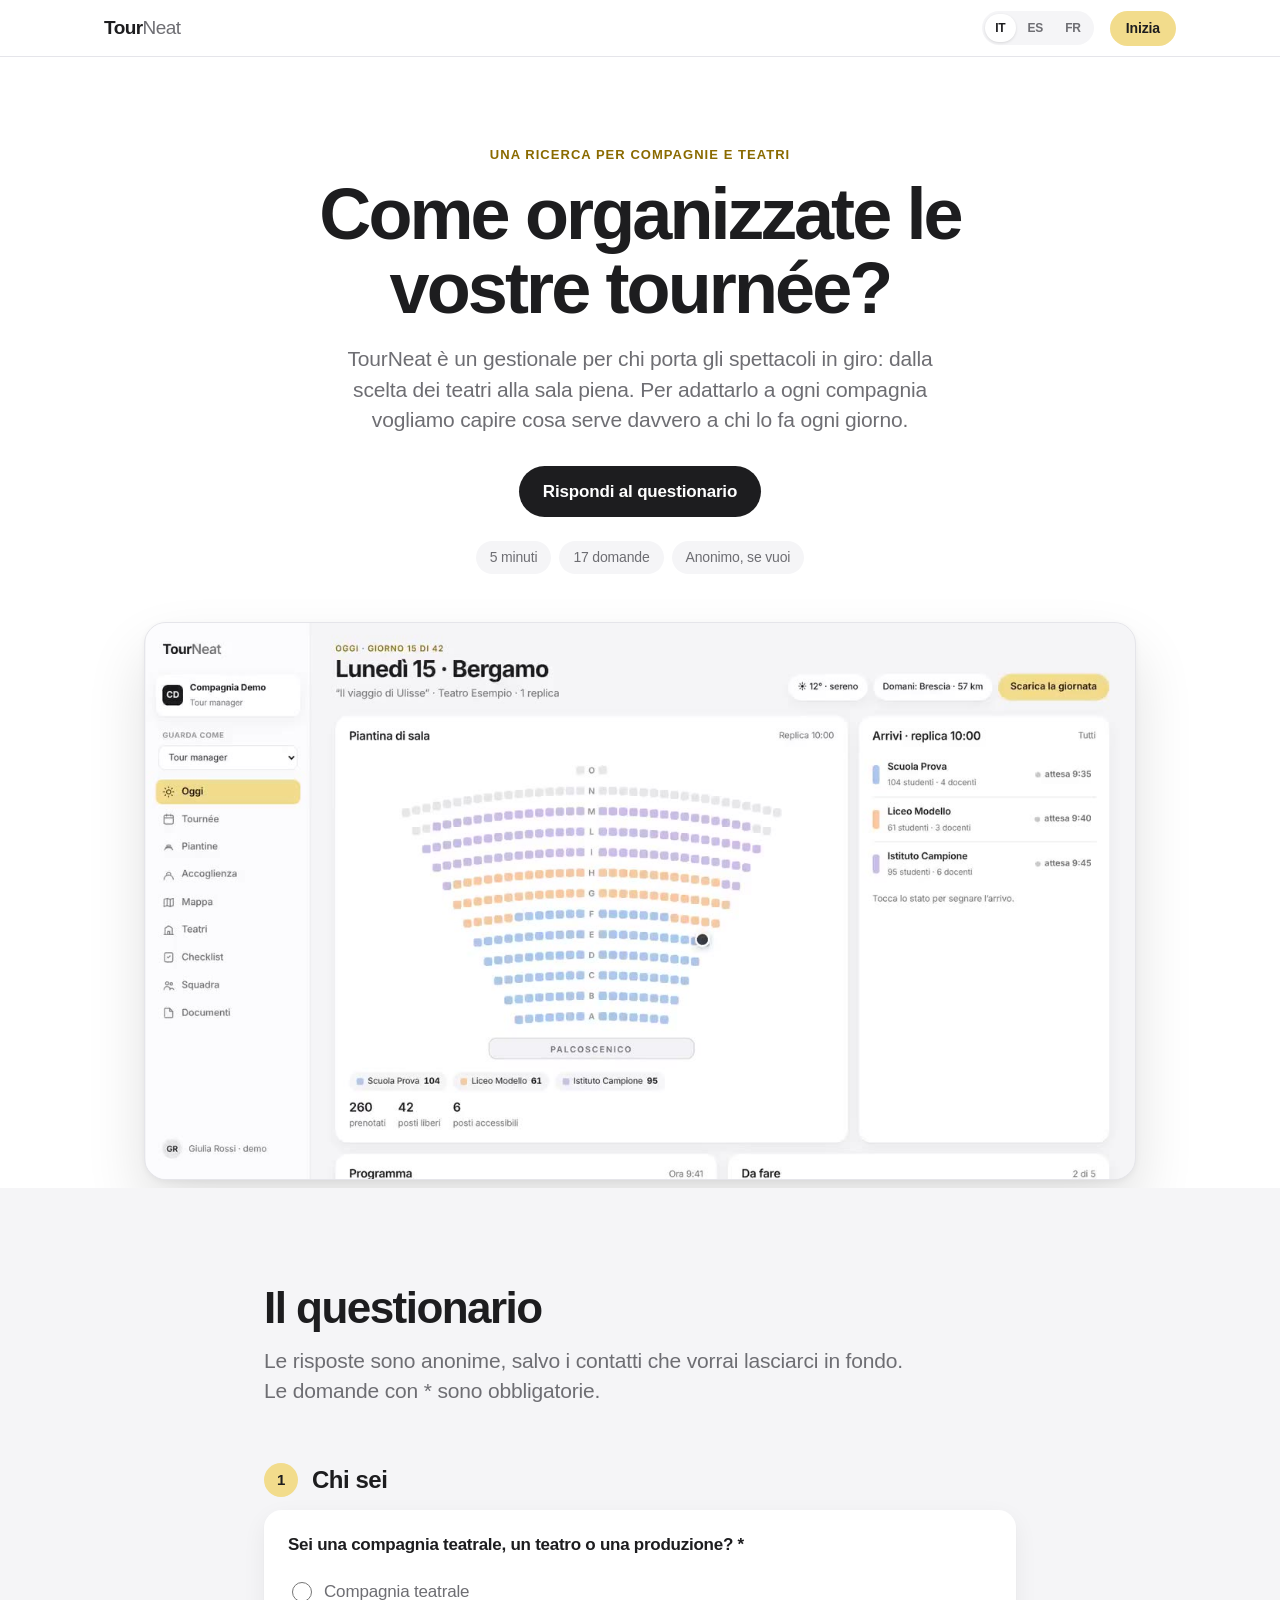
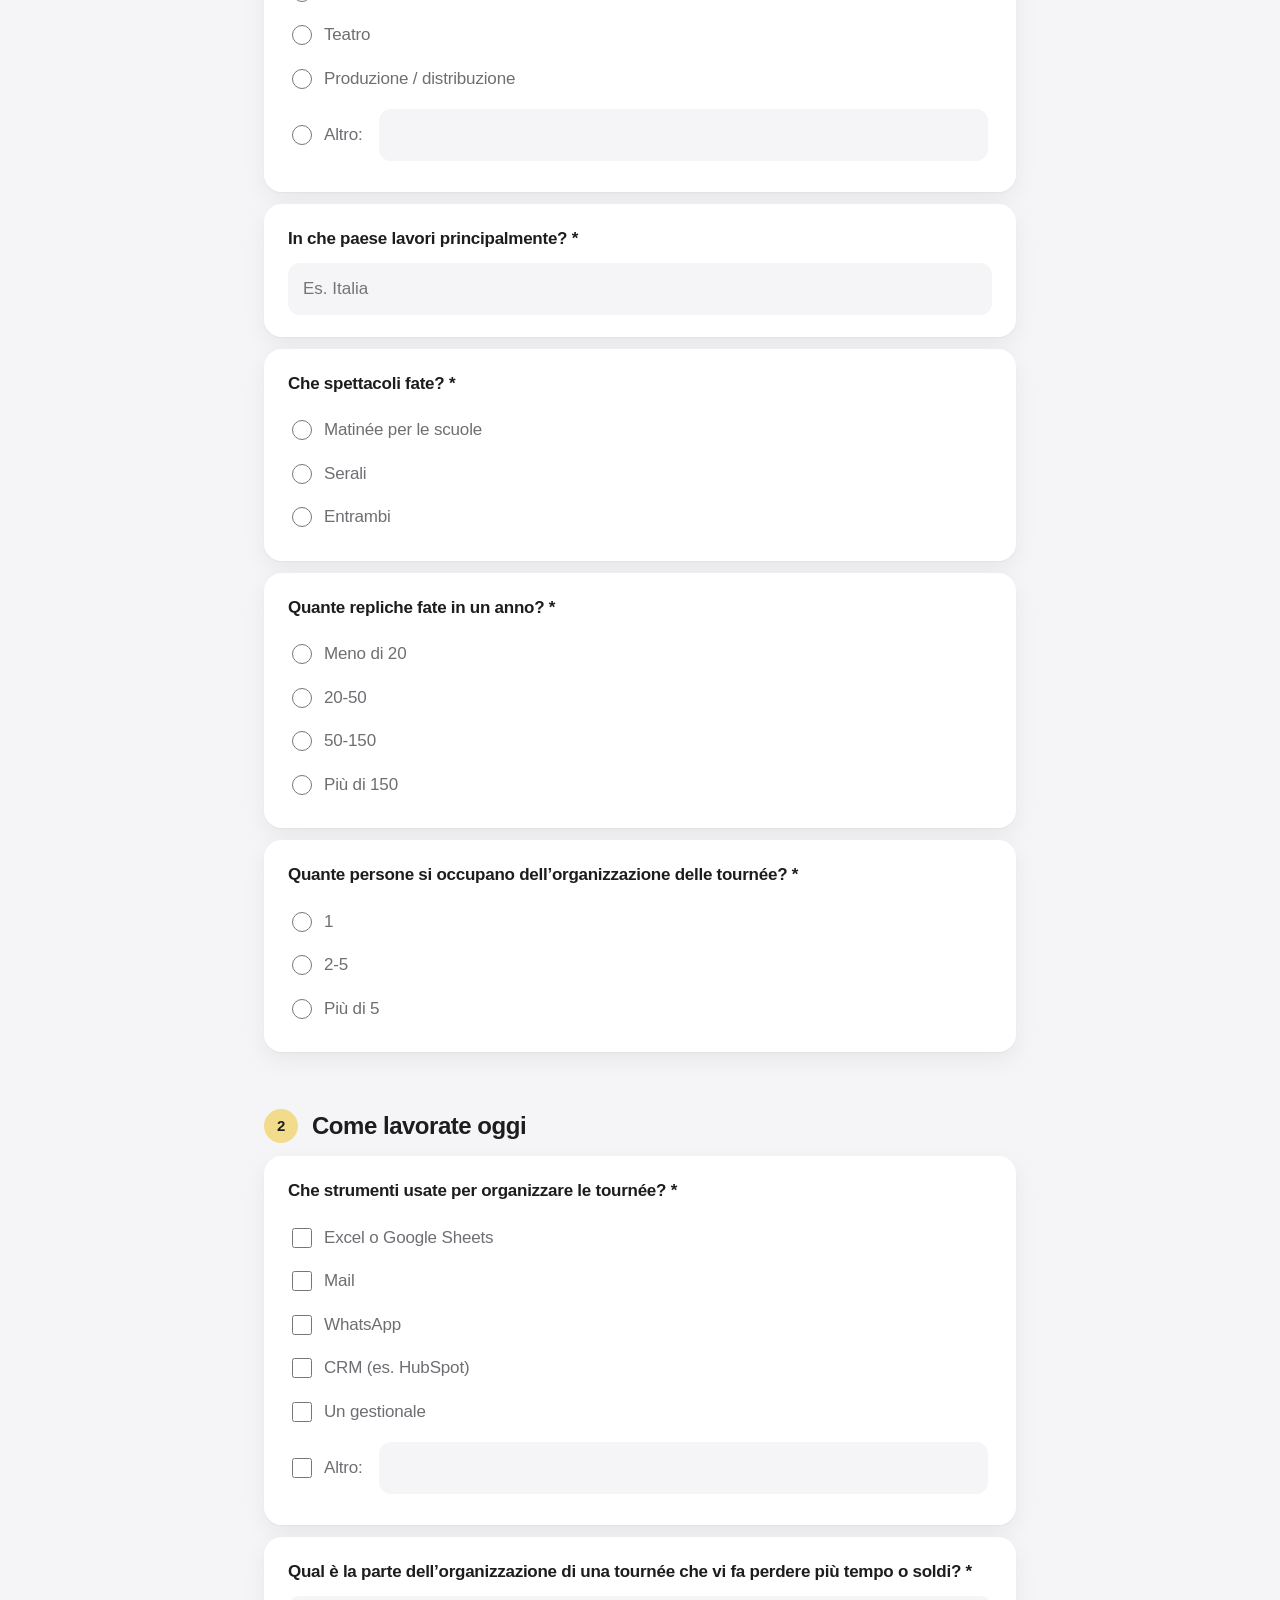
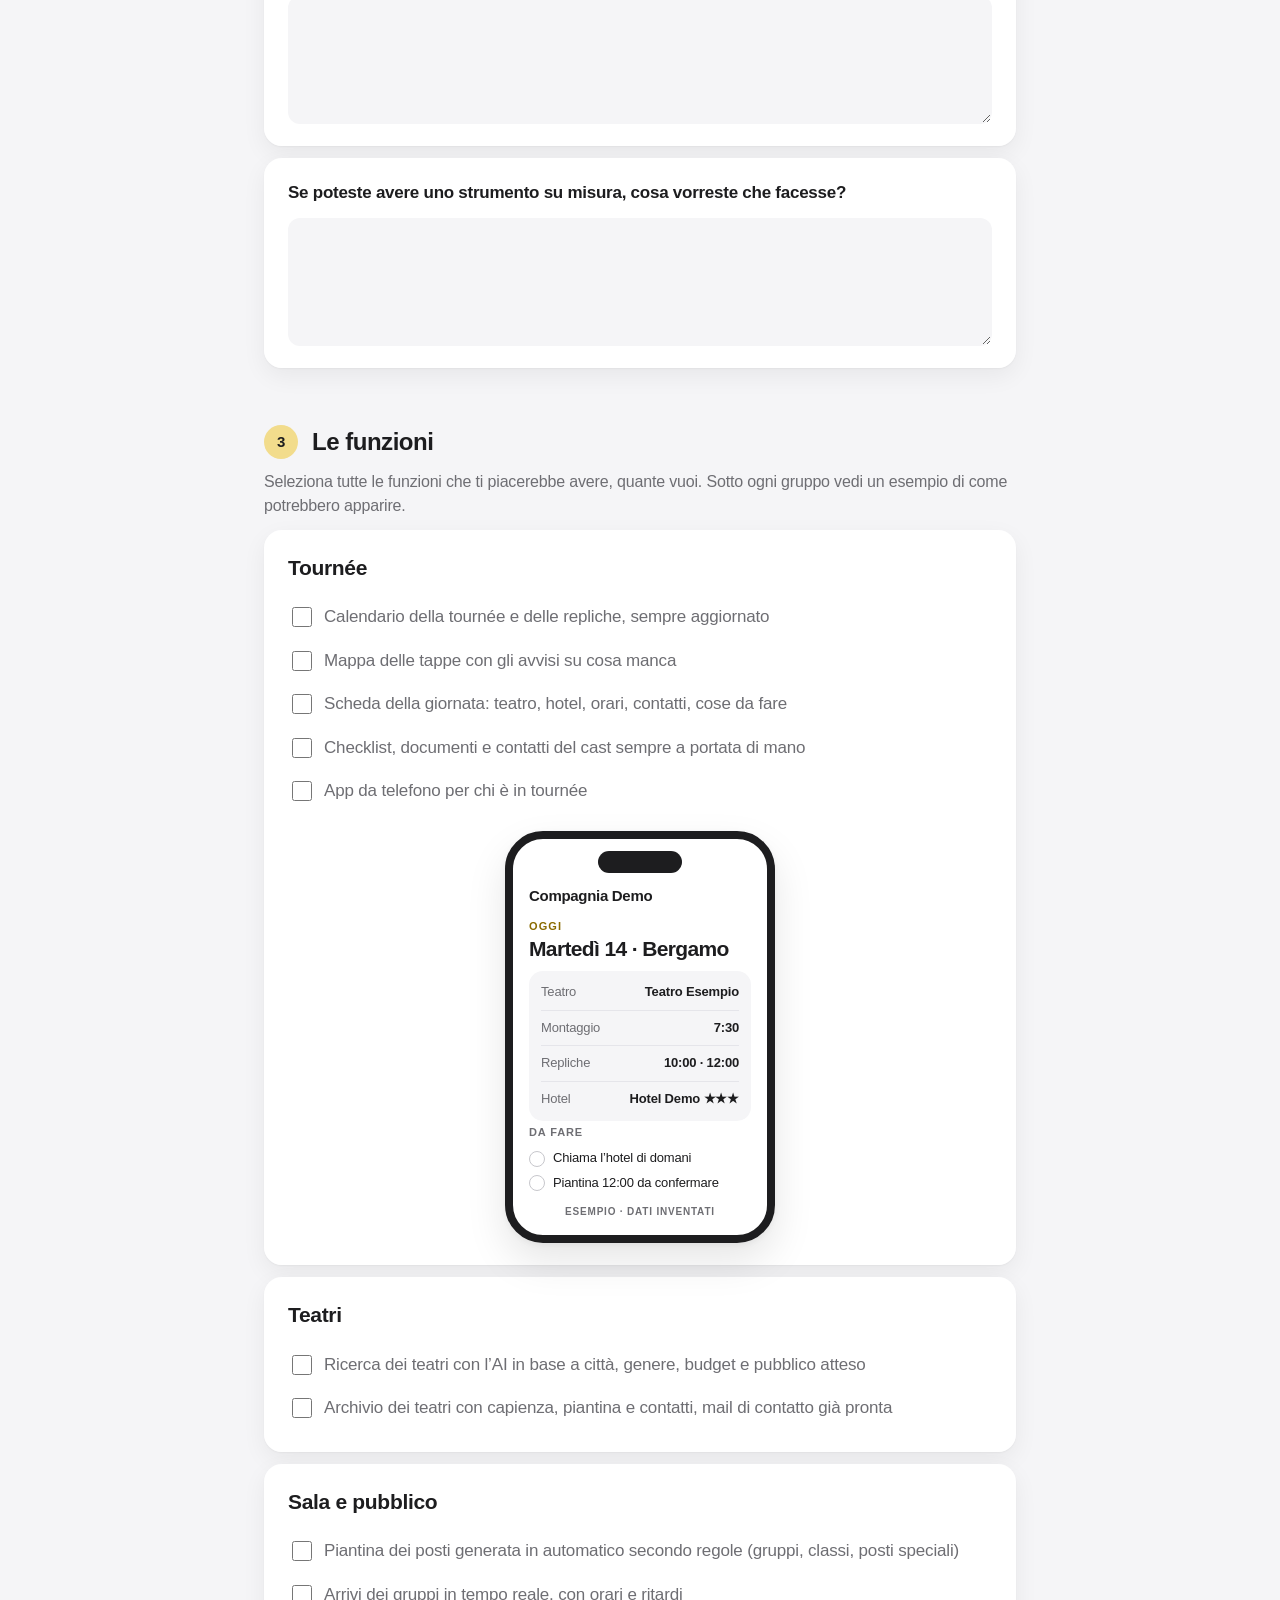
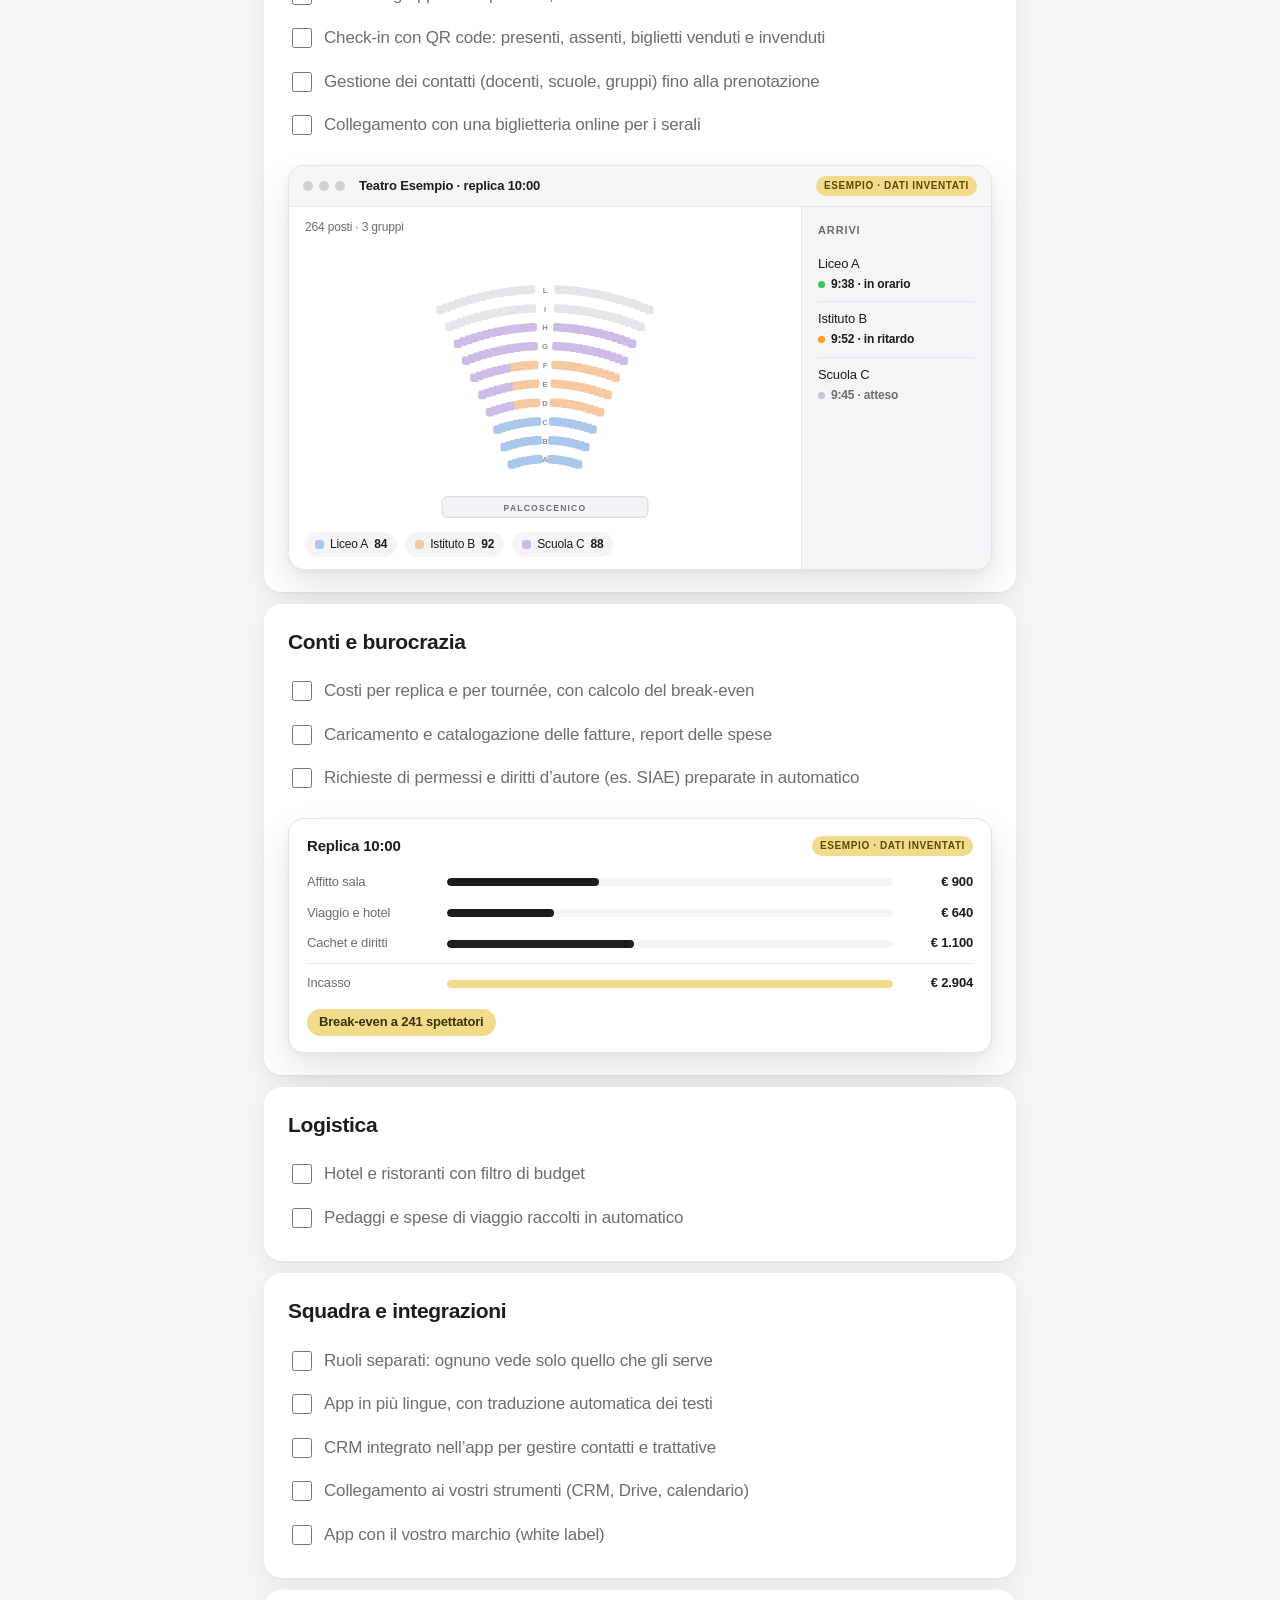
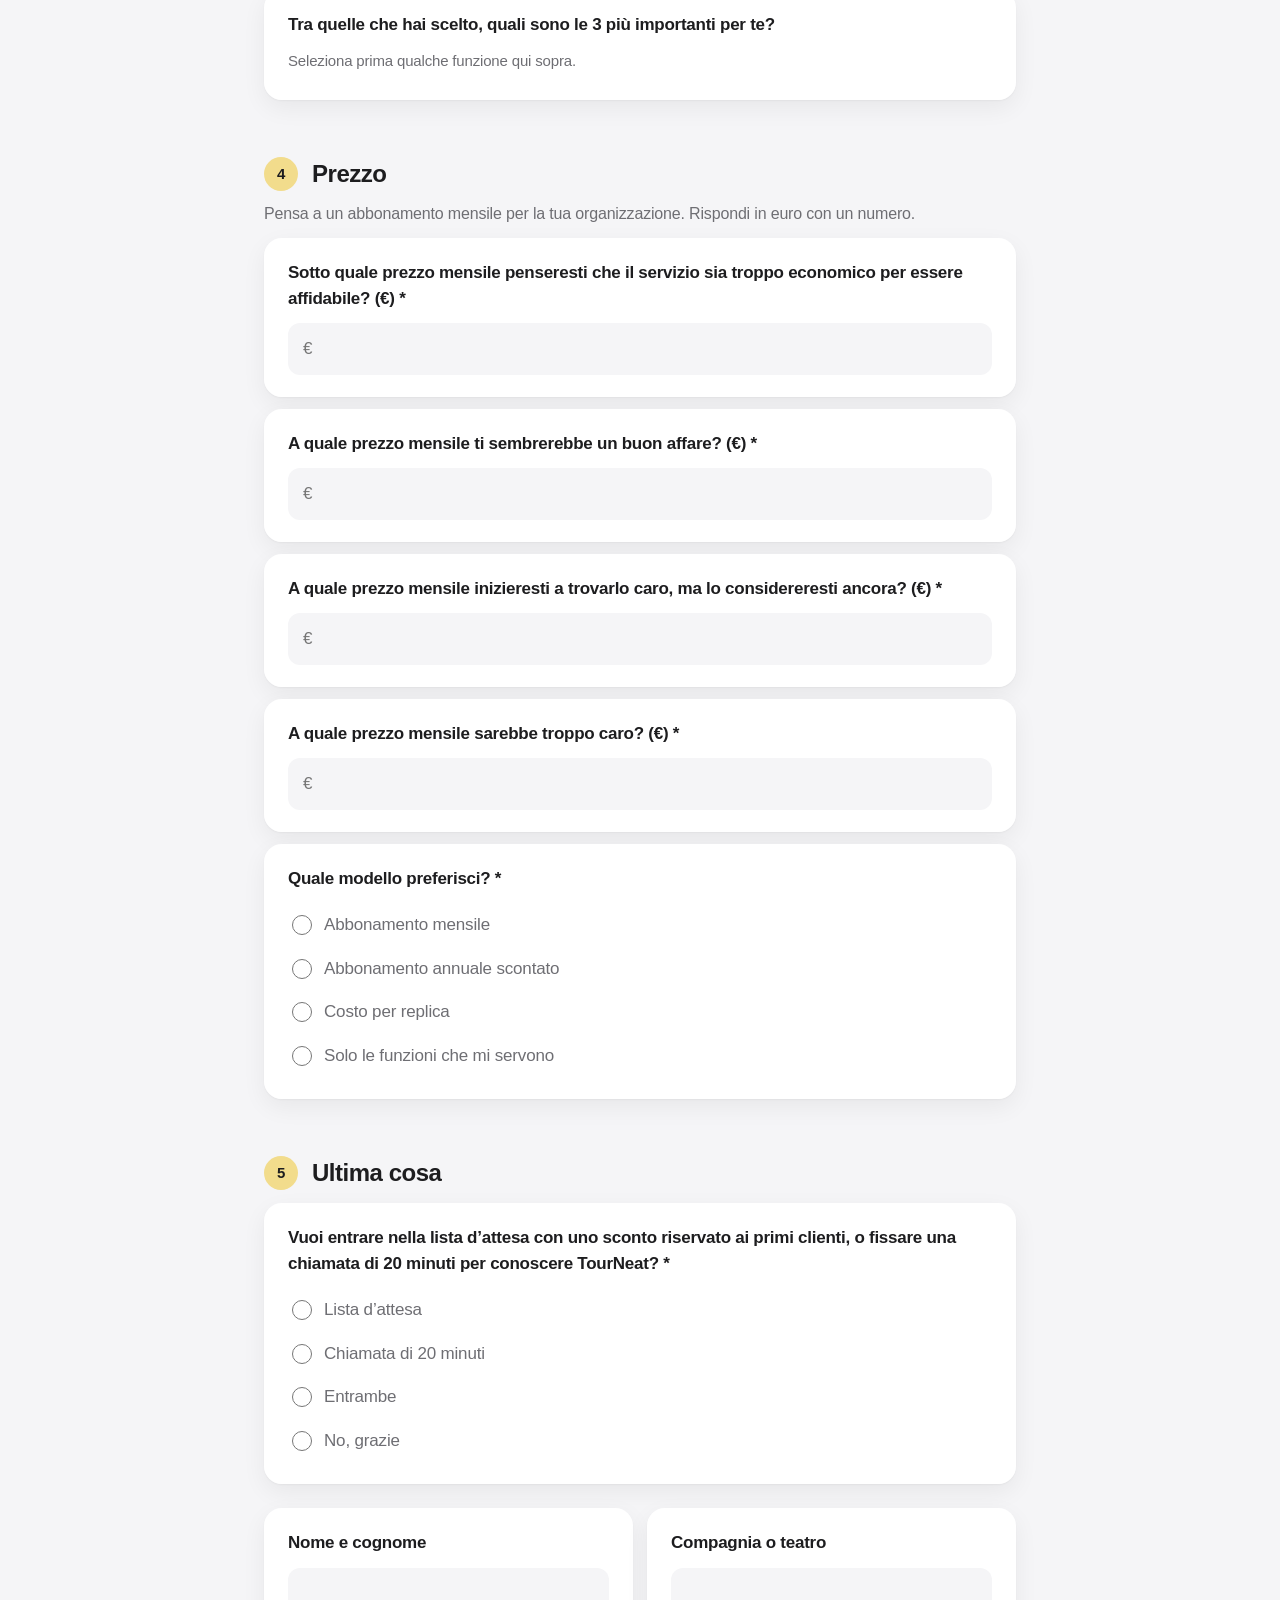
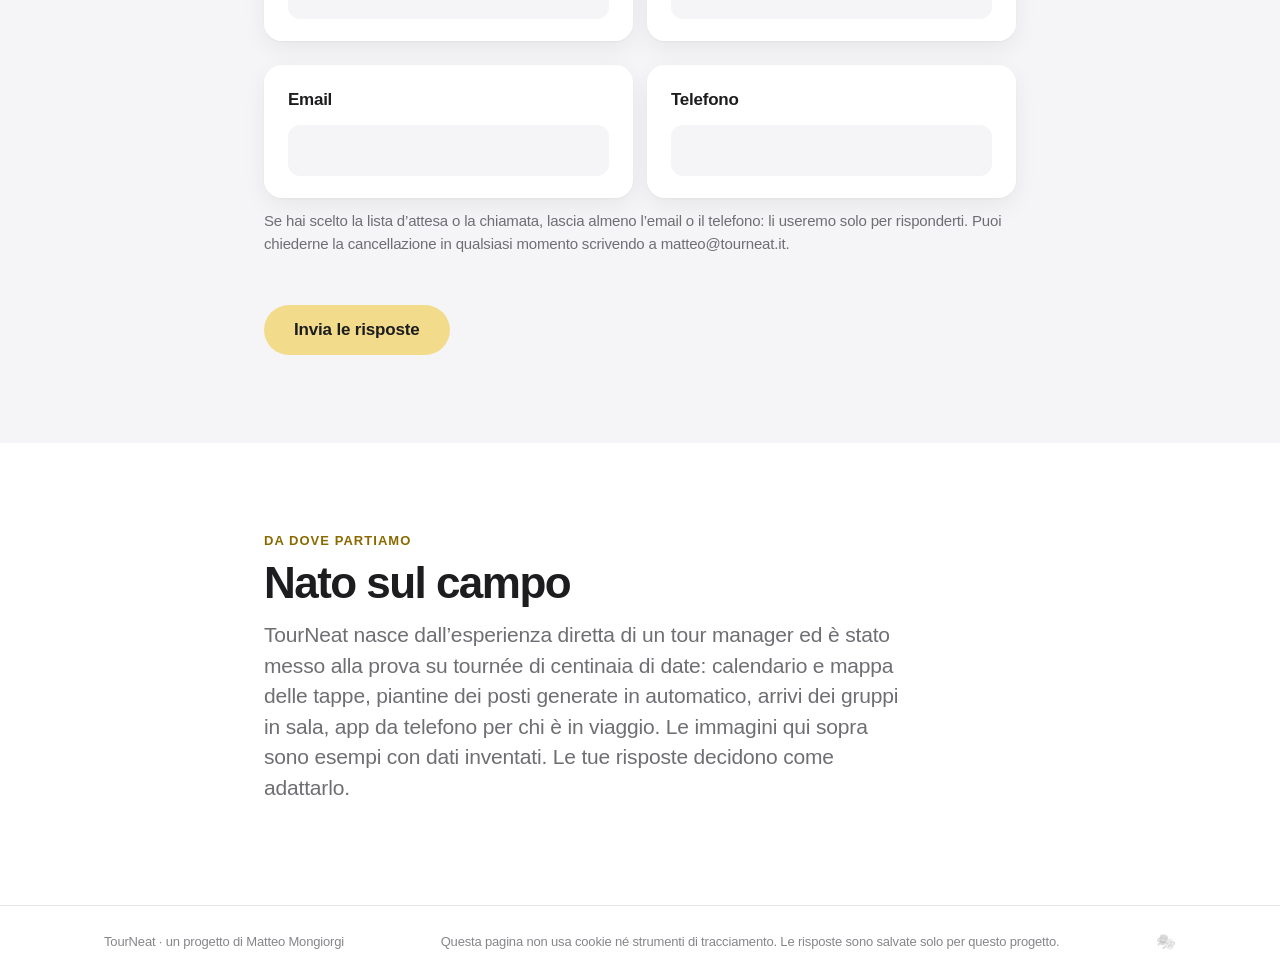
<file: index.html>
<!DOCTYPE html>
<html lang="it">
<head>
<meta charset="utf-8">
<meta name="viewport" content="width=device-width,initial-scale=1">
<meta name="referrer" content="no-referrer">
<meta http-equiv="Content-Security-Policy" content="default-src 'self'; img-src 'self' data:; style-src 'self' 'unsafe-inline'; script-src 'self'; connect-src https://script.google.com https://script.googleusercontent.com https://vtckwxiksnikyujyfjkm.supabase.co; frame-src 'none'; form-action 'none'; base-uri 'none'; object-src 'none'">
<meta name="robots" content="noindex">
<title>TourNeat – Come organizzate le vostre tournée?</title>
<meta name="description" content="Una breve ricerca per compagnie e teatri: 5 minuti per dirci come organizzate le tournée.">
<style>/* TourNeat · stile chiaro, bianco/nero/grigi con accento giallo paglierino; tema scuro automatico */
:root{
  --bg:#FFFFFF;--bg2:#F5F5F7;--card:#FFFFFF;--line:#E5E5EA;--line2:#D2D2D7;
  --ink:#1D1D1F;--muted:#6E6E73;--faint:#86868B;
  --straw:#F2DC8C;--straw-ink:#1D1D1F;--straw-text:#8A6A00;--straw-soft:#FBF4D9;
  --warn:#B25000;--r:18px;
  --shadow:0 1px 2px rgba(0,0,0,.04),0 8px 24px rgba(0,0,0,.06);
  --font:-apple-system,BlinkMacSystemFont,"SF Pro Text","SF Pro Display","Inter","Segoe UI",Roboto,"Helvetica Neue",Arial,sans-serif;
  color-scheme:light dark;
}
@media (prefers-color-scheme:dark){
  :root{--bg:#000000;--bg2:#111113;--card:#1C1C1E;--line:#2C2C2E;--line2:#3A3A3C;--ink:#F5F5F7;--muted:#A1A1A6;--faint:#8E8E93;
    --straw-text:#F2DC8C;--straw-soft:#2A2614;--warn:#FFB35C;--shadow:0 1px 2px rgba(0,0,0,.5),0 8px 24px rgba(0,0,0,.4)}
}
*{box-sizing:border-box}
html{scroll-behavior:smooth;-webkit-text-size-adjust:100%}
body{margin:0;background:var(--bg);color:var(--ink);font:17px/1.5 var(--font);letter-spacing:-.01em;-webkit-font-smoothing:antialiased}
img{max-width:100%;display:block}
a{color:inherit}
.wrap{max-width:1120px;margin:0 auto;padding:0 24px}
.narrow{max-width:800px}

/* barra in alto: vetro smerigliato */
header{position:sticky;top:0;z-index:5;background:color-mix(in srgb,var(--bg) 72%,transparent);-webkit-backdrop-filter:saturate(180%) blur(20px);backdrop-filter:saturate(180%) blur(20px);border-bottom:1px solid var(--line)}
header .wrap{display:flex;align-items:center;justify-content:space-between;height:56px}
.hdr{gap:16px}
.logo{font-weight:700;font-size:19px;letter-spacing:-.03em}
.logo span{color:var(--muted);font-weight:500}
.langs{display:flex;gap:2px;margin-left:auto;background:var(--bg2);border-radius:999px;padding:3px}
.langs a{font-size:12px;font-weight:600;text-decoration:none;color:var(--muted);padding:5px 10px;border-radius:999px;transition:background .2s,color .2s}
.langs a.on{color:var(--ink);background:var(--card);box-shadow:0 1px 3px rgba(0,0,0,.12)}

.btn{display:inline-block;background:var(--ink);color:var(--bg);font-weight:600;text-decoration:none;padding:13px 24px;border-radius:999px;transition:transform .15s,opacity .15s;letter-spacing:-.01em}
.btn:hover{transform:translateY(-1px);opacity:.92}
.btn.sm{padding:7px 16px;font-size:14px;background:var(--straw);color:var(--straw-ink)}

.eyebrow{font-size:13px;font-weight:600;letter-spacing:.08em;text-transform:uppercase;color:var(--straw-text)}
h1{font-size:clamp(40px,6.4vw,72px);line-height:1.04;letter-spacing:-.04em;margin:12px 0 18px;font-weight:700}
h2{font-size:clamp(30px,4vw,44px);line-height:1.08;letter-spacing:-.035em;margin:8px 0 14px;font-weight:700}
h3{font-size:21px;margin:0 0 8px;letter-spacing:-.02em;font-weight:600}
p{margin:0 0 14px}
.lead{font-size:21px;line-height:1.45;color:var(--muted);max-width:640px}
section{padding:88px 0}
.small{font-size:14px;color:var(--muted)}

.hero2{padding:88px 0 48px;text-align:center}
.hero2 .lead{margin:0 auto 30px}
.meta{display:flex;gap:8px;justify-content:center;flex-wrap:wrap;margin-top:24px}
.pill{background:var(--bg2);border-radius:999px;padding:6px 14px;color:var(--muted);font-size:14px}

/* questionario */
.qwrap{background:var(--bg2)}
.step{display:flex;align-items:center;gap:14px;margin:56px 0 10px}
.stepn{width:34px;height:34px;border-radius:50%;background:var(--straw);color:var(--straw-ink);font-weight:700;display:grid;place-items:center;flex:none;font-size:15px}
.step h3{margin:0;font-size:24px}
.q{border:0;background:var(--card);border-radius:var(--r);padding:22px 24px;margin:12px 0;box-shadow:var(--shadow)}
.q legend{font-weight:600;padding:0;float:left;width:100%;margin-bottom:12px;letter-spacing:-.015em}
.q.miss{box-shadow:0 0 0 2px var(--warn),var(--shadow)}
#q-contacts.miss input[name=email],#q-contacts.miss input[name=telefono]{border-color:var(--warn);box-shadow:0 0 0 2px var(--warn)}
.q.mod legend{font-size:21px}
.opt{display:flex;align-items:center;gap:12px;padding:9px 4px;cursor:pointer;color:var(--muted);clear:both;border-radius:10px}
.opt input[type=radio],.opt input[type=checkbox]{width:20px;height:20px;accent-color:var(--ink);flex:none;margin:0}
.opt:hover span{color:var(--ink)}
.opt input:checked+span{color:var(--ink);font-weight:500}
.q input[type=text],.q input[type=number],.q textarea{width:100%;background:var(--bg2);color:var(--ink);border:1px solid transparent;border-radius:12px;padding:12px 14px;font:inherit;clear:both;display:block;transition:border-color .2s,box-shadow .2s}
.q input:focus,.q textarea:focus{outline:none;border-color:var(--ink);box-shadow:0 0 0 4px var(--straw-soft)}
.opt .other{margin-left:4px;padding:8px 12px;flex:1;display:inline-block}
.help{color:var(--muted);font-size:15px;margin:0 0 6px;clear:both}
.help.big{font-size:16px}
.grid2{display:grid;grid-template-columns:1fr 1fr;gap:0 14px}
.hp{position:absolute;left:-9999px;width:1px;height:1px;overflow:hidden}
.q-msg{min-height:24px;margin:18px 0 8px;font-weight:600}
.q-msg.err{color:var(--warn)}
#q-send{border:0;cursor:pointer;font:600 17px var(--font);background:var(--straw);color:var(--straw-ink);padding:15px 30px}
#q-send:disabled{opacity:.6;cursor:wait}
.done{display:none;background:var(--card);border-radius:24px;padding:40px;text-align:center;margin-top:24px;box-shadow:var(--shadow)}
.done h3{font-size:30px}

.base{padding:88px 0}
.base p.small{margin-top:10px}

footer{border-top:1px solid var(--line);padding:26px 0;color:var(--faint);font-size:13px}
footer .wrap,.ftr{display:flex;flex-wrap:wrap;gap:12px;justify-content:space-between;align-items:center}
.backstage{text-decoration:none;font-size:16px;line-height:1;opacity:.3;filter:grayscale(1);transition:opacity .2s,filter .2s}
.backstage:hover,.backstage:focus-visible{opacity:1;filter:none}

/* immagini d'esempio: schermate in tema chiaro, come un dispositivo */
.mk-wrap{margin-top:18px;clear:both}
.mk{--m-bg:#FFFFFF;--m-bg2:#F5F5F7;--m-line:#E5E5EA;--m-ink:#1D1D1F;--m-muted:#6E6E73;
  background:var(--m-bg);border:1px solid var(--m-line);border-radius:16px;overflow:hidden;color:var(--m-ink);font:13px/1.45 var(--font);box-shadow:0 2px 6px rgba(0,0,0,.05),0 18px 40px rgba(0,0,0,.10)}
.mk em{font-style:normal;font-size:10px;font-weight:600;letter-spacing:.06em;text-transform:uppercase;color:#5C4A00;background:#F2DC8C;padding:3px 8px;border-radius:999px;margin-left:auto;white-space:nowrap}
.mk-bar{display:flex;align-items:center;gap:6px;padding:10px 14px;border-bottom:1px solid var(--m-line);background:rgba(245,245,247,.9)}
.mk-bar i{width:10px;height:10px;border-radius:50%;background:#D1D1D6;display:block}
.mk-bar span{margin-left:8px;font-weight:600}
.mk-body{display:grid;grid-template-columns:1fr 190px}
.mk-main{padding:12px 16px}
.mk-sub{color:var(--m-muted);font-size:12px}
.mk-svg{width:100%;height:auto;display:block;margin:6px 0}
.mk-row{fill:#8E8E93;font:600 9px var(--font);text-anchor:middle}
.mk-stage{fill:#6E6E73;font:600 10px var(--font);letter-spacing:.14em;text-anchor:middle}
.mk-legend{display:flex;flex-wrap:wrap;gap:8px}
.mk-chip{display:inline-flex;align-items:center;gap:6px;background:var(--m-bg2);border-radius:999px;padding:4px 10px;font-size:12px}
.mk-chip i{width:9px;height:9px;border-radius:3px;display:block}
.mk-side{border-left:1px solid var(--m-line);padding:12px 16px;background:var(--m-bg2)}
.mk-h{font-weight:600;font-size:11px;letter-spacing:.08em;text-transform:uppercase;color:var(--m-muted);margin:4px 0 8px}
.mk-arr{list-style:none;margin:0;padding:0}
.mk-arr li{display:flex;flex-direction:column;gap:2px;padding:8px 0;border-bottom:1px solid var(--m-line)}
.mk-arr li:last-child{border-bottom:0}
.mk-t{font-size:12px;font-weight:600}
.mk-t.ok{color:#1D1D1F}.mk-t.ok::before{content:"";display:inline-block;width:7px;height:7px;border-radius:50%;background:#34C759;margin-right:6px}
.mk-t.late{color:#1D1D1F}.mk-t.late::before{content:"";display:inline-block;width:7px;height:7px;border-radius:50%;background:#FF9F0A;margin-right:6px}
.mk-t.wait{color:var(--m-muted)}.mk-t.wait::before{content:"";display:inline-block;width:7px;height:7px;border-radius:50%;background:#C7C7CC;margin-right:6px}
.mk-phone{width:270px;max-width:100%;margin:0 auto;border-radius:38px;border:8px solid #1D1D1F;padding:12px 0 16px;position:relative}
.mk-notch{width:84px;height:22px;border-radius:12px;background:#1D1D1F;margin:0 auto 12px}
.mk-pbody{padding:0 16px}
.mk-brand{font-weight:700;font-size:15px;letter-spacing:-.02em}
.mk-eyebrow{color:#8A6A00;font-size:11px;font-weight:600;letter-spacing:.1em;text-transform:uppercase;margin-top:12px}
.mk-big{font-weight:700;font-size:21px;line-height:1.15;letter-spacing:-.03em;margin:2px 0 10px}
.mk-card{background:var(--m-bg2);border-radius:14px;padding:4px 12px}
.mk-kv{display:flex;justify-content:space-between;gap:10px;padding:8px 0;border-bottom:1px solid var(--m-line)}
.mk-kv:last-child{border-bottom:0}
.mk-kv span{color:var(--m-muted)}
.mk-todo{margin:0;padding-left:0;list-style:none}
.mk-todo li{margin:6px 0;display:flex;gap:8px;align-items:center}
.mk-todo li::before{content:"";width:14px;height:14px;border-radius:50%;border:1.5px solid #C7C7CC;flex:none}
.mk-demo{margin-top:12px;text-align:center;font-size:10px;font-weight:600;letter-spacing:.08em;text-transform:uppercase;color:var(--m-muted)}
.mk-card2{padding:16px 18px}
.mk-h2{display:flex;align-items:center;font-weight:600;font-size:15px;margin-bottom:10px}
.mk-cr{display:grid;grid-template-columns:130px 1fr 70px;gap:10px;align-items:center;padding:6px 0}
.mk-cr span{color:var(--m-muted)}
.mk-cr b{text-align:right;font-weight:600}
.mk-track{height:8px;background:var(--m-bg2);border-radius:6px;overflow:hidden}
.mk-track i{display:block;height:100%;background:#1D1D1F;border-radius:6px}
.mk-cr.tot{border-top:1px solid var(--m-line);margin-top:4px;padding-top:10px}
.mk-be{margin-top:10px;display:inline-block;background:#F2DC8C;color:#3D3200;font-weight:600;padding:4px 12px;border-radius:999px}

@media(max-width:640px){
  .grid2{grid-template-columns:1fr}
  .mk-body{grid-template-columns:1fr}.mk-side{border-left:0;border-top:1px solid var(--m-line)}
  .mk-cr{grid-template-columns:100px 1fr 62px}
  .langs a{padding:5px 8px}.hdr .btn.sm{display:none}
  .q{padding:18px}
}

/* video */
.hero-vid{max-width:1040px;padding-bottom:8px}
.hero-vid video{width:100%;aspect-ratio:16/9;display:block;border-radius:22px;background:var(--bg2);box-shadow:0 2px 6px rgba(0,0,0,.05),0 30px 60px rgba(0,0,0,.12);border:1px solid var(--line)}
.done-demo{margin-top:18px}
.done-vid{width:100%;aspect-ratio:16/9;border-radius:16px;margin-top:22px;background:var(--bg2)}
@media (prefers-reduced-motion:reduce){.hero-vid video{animation:none}}
</style>
</head>
<body data-endpoint="https://script.google.com/macros/s/AKfycbz6MOzXGAlI784LP4A6noyA_qi00LxfVts7X4kh9zdX225QjafjVvJu1teRk4eFBxe6ZA/exec" data-sb-url="https://vtckwxiksnikyujyfjkm.supabase.co" data-sb-key="sb_publishable_GH3_YhJQJYrWOLtMdJK8fQ_5o_b7oHq" data-msg="{&quot;err_req&quot;: &quot;Manca una risposta obbligatoria.&quot;, &quot;err_max3&quot;: &quot;Puoi sceglierne al massimo 3.&quot;, &quot;err_net&quot;: &quot;Invio non riuscito. Controlla la connessione e riprova.&quot;, &quot;sending&quot;: &quot;Invio in corso…&quot;, &quot;send&quot;: &quot;Invia le risposte&quot;, &quot;err_contact&quot;: &quot;Per la lista d’attesa o la chiamata lascia almeno un’email o un telefono validi.&quot;}">
<header><div class="wrap hdr"><div class="logo">Tour<span>Neat</span></div><nav class="langs" aria-label="Lingua"><a href="" class="on" hreflang="it">IT</a><a href="es/" class="" hreflang="es">ES</a><a href="fr/" class="" hreflang="fr">FR</a></nav><a class="btn sm" href="#questionario">Inizia</a></div></header>
<main>
<div class="wrap narrow hero2">
 <div class="eyebrow">Una ricerca per compagnie e teatri</div>
 <h1>Come organizzate le vostre tournée?</h1>
 <p class="lead">TourNeat è un gestionale per chi porta gli spettacoli in giro: dalla scelta dei teatri alla sala piena. Per adattarlo a ogni compagnia vogliamo capire cosa serve davvero a chi lo fa ogni giorno.</p>
 <a class="btn" href="#questionario">Rispondi al questionario</a>
 <div class="meta"><span class="pill">5 minuti</span><span class="pill">17 domande</span><span class="pill">Anonimo, se vuoi</span></div>
</div>
<div class="wrap hero-vid"><video src="media/tourneat-loop.mp4" poster="media/tourneat-loop.jpg" autoplay muted loop playsinline preload="metadata" aria-label="TourNeat in 30 secondi: giornata, arrivi, calendario e piantine"></video></div>
<section class="qwrap" id="questionario"><div class="wrap narrow"><h2>Il questionario</h2><p class="lead">Le risposte sono anonime, salvo i contatti che vorrai lasciarci in fondo. Le domande con * sono obbligatorie.</p><form id="q-form" novalidate><input type="hidden" name="lingua" value="it"><div class="step"><div class="stepn">1</div><h3>Chi sei</h3></div><fieldset class="q" data-required><legend>Sei una compagnia teatrale, un teatro o una produzione? *</legend><label class="opt"><input type="radio" name="tipo" value="Compagnia teatrale"><span>Compagnia teatrale</span></label><label class="opt"><input type="radio" name="tipo" value="Teatro"><span>Teatro</span></label><label class="opt"><input type="radio" name="tipo" value="Produzione / distribuzione"><span>Produzione / distribuzione</span></label><label class="opt"><input type="radio" name="tipo" value="Altro"><span>Altro:</span><input type="text" class="other" name="tipo_altro" maxlength="200"></label></fieldset><fieldset class="q" data-required><legend>In che paese lavori principalmente? *</legend><input type="text" name="paese" maxlength="200" placeholder="Es. Italia"></fieldset><fieldset class="q" data-required><legend>Che spettacoli fate? *</legend><label class="opt"><input type="radio" name="spettacoli" value="Matinée per le scuole"><span>Matinée per le scuole</span></label><label class="opt"><input type="radio" name="spettacoli" value="Serali"><span>Serali</span></label><label class="opt"><input type="radio" name="spettacoli" value="Entrambi"><span>Entrambi</span></label></fieldset><fieldset class="q" data-required><legend>Quante repliche fate in un anno? *</legend><label class="opt"><input type="radio" name="repliche" value="Meno di 20"><span>Meno di 20</span></label><label class="opt"><input type="radio" name="repliche" value="20-50"><span>20-50</span></label><label class="opt"><input type="radio" name="repliche" value="50-150"><span>50-150</span></label><label class="opt"><input type="radio" name="repliche" value="Più di 150"><span>Più di 150</span></label></fieldset><fieldset class="q" data-required><legend>Quante persone si occupano dell’organizzazione delle tournée? *</legend><label class="opt"><input type="radio" name="persone" value="1"><span>1</span></label><label class="opt"><input type="radio" name="persone" value="2-5"><span>2-5</span></label><label class="opt"><input type="radio" name="persone" value="Più di 5"><span>Più di 5</span></label></fieldset><div class="step"><div class="stepn">2</div><h3>Come lavorate oggi</h3></div><fieldset class="q" data-required><legend>Che strumenti usate per organizzare le tournée? *</legend><label class="opt"><input type="checkbox" name="strumenti" value="Excel o Google Sheets"><span>Excel o Google Sheets</span></label><label class="opt"><input type="checkbox" name="strumenti" value="Mail"><span>Mail</span></label><label class="opt"><input type="checkbox" name="strumenti" value="WhatsApp"><span>WhatsApp</span></label><label class="opt"><input type="checkbox" name="strumenti" value="CRM (es. HubSpot)"><span>CRM (es. HubSpot)</span></label><label class="opt"><input type="checkbox" name="strumenti" value="Un gestionale"><span>Un gestionale</span></label><label class="opt"><input type="checkbox" name="strumenti" value="Altro"><span>Altro:</span><input type="text" class="other" name="strumenti_altro" maxlength="200"></label></fieldset><fieldset class="q" data-required><legend>Qual è la parte dell’organizzazione di una tournée che vi fa perdere più tempo o soldi? *</legend><textarea name="problema" rows="4" maxlength="2000"></textarea></fieldset><fieldset class="q"><legend>Se poteste avere uno strumento su misura, cosa vorreste che facesse?</legend><textarea name="desiderio" rows="4" maxlength="2000"></textarea></fieldset><div class="step"><div class="stepn">3</div><h3>Le funzioni</h3></div><p class="help big">Seleziona tutte le funzioni che ti piacerebbe avere, quante vuoi. Sotto ogni gruppo vedi un esempio di come potrebbero apparire.</p><fieldset class="q mod"><legend>Tournée</legend><label class="opt"><input type="checkbox" name="f_tournee" value="Calendario della tournée e delle repliche, sempre aggiornato" data-feat><span>Calendario della tournée e delle repliche, sempre aggiornato</span></label><label class="opt"><input type="checkbox" name="f_tournee" value="Mappa delle tappe con gli avvisi su cosa manca" data-feat><span>Mappa delle tappe con gli avvisi su cosa manca</span></label><label class="opt"><input type="checkbox" name="f_tournee" value="Scheda della giornata: teatro, hotel, orari, contatti, cose da fare" data-feat><span>Scheda della giornata: teatro, hotel, orari, contatti, cose da fare</span></label><label class="opt"><input type="checkbox" name="f_tournee" value="Checklist, documenti e contatti del cast sempre a portata di mano" data-feat><span>Checklist, documenti e contatti del cast sempre a portata di mano</span></label><label class="opt"><input type="checkbox" name="f_tournee" value="App da telefono per chi è in tournée" data-feat><span>App da telefono per chi è in tournée</span></label><div class="mk-wrap"><div class="mk mk-phone"><div class="mk-notch"></div><div class="mk-pbody">
<div class="mk-brand">Compagnia Demo</div><div class="mk-eyebrow">Oggi</div><div class="mk-big">Martedì 14 · Bergamo</div>
<div class="mk-card"><div class="mk-kv"><span>Teatro</span><b>Teatro Esempio</b></div><div class="mk-kv"><span>Montaggio</span><b>7:30</b></div><div class="mk-kv"><span>Repliche</span><b>10:00 · 12:00</b></div><div class="mk-kv"><span>Hotel</span><b>Hotel Demo ★★★</b></div></div><div class="mk-h">Da fare</div><ul class="mk-todo"><li>Chiama l’hotel di domani</li><li>Piantina 12:00 da confermare</li></ul>
<div class="mk-demo">Esempio · dati inventati</div></div></div></div></fieldset><fieldset class="q mod"><legend>Teatri</legend><label class="opt"><input type="checkbox" name="f_teatri" value="Ricerca dei teatri con l’AI in base a città, genere, budget e pubblico atteso" data-feat><span>Ricerca dei teatri con l’AI in base a città, genere, budget e pubblico atteso</span></label><label class="opt"><input type="checkbox" name="f_teatri" value="Archivio dei teatri con capienza, piantina e contatti, mail di contatto già pronta" data-feat><span>Archivio dei teatri con capienza, piantina e contatti, mail di contatto già pronta</span></label></fieldset><fieldset class="q mod"><legend>Sala e pubblico</legend><label class="opt"><input type="checkbox" name="f_sala" value="Piantina dei posti generata in automatico secondo regole (gruppi, classi, posti speciali)" data-feat><span>Piantina dei posti generata in automatico secondo regole (gruppi, classi, posti speciali)</span></label><label class="opt"><input type="checkbox" name="f_sala" value="Arrivi dei gruppi in tempo reale, con orari e ritardi" data-feat><span>Arrivi dei gruppi in tempo reale, con orari e ritardi</span></label><label class="opt"><input type="checkbox" name="f_sala" value="Check-in con QR code: presenti, assenti, biglietti venduti e invenduti" data-feat><span>Check-in con QR code: presenti, assenti, biglietti venduti e invenduti</span></label><label class="opt"><input type="checkbox" name="f_sala" value="Gestione dei contatti (docenti, scuole, gruppi) fino alla prenotazione" data-feat><span>Gestione dei contatti (docenti, scuole, gruppi) fino alla prenotazione</span></label><label class="opt"><input type="checkbox" name="f_sala" value="Collegamento con una biglietteria online per i serali" data-feat><span>Collegamento con una biglietteria online per i serali</span></label><div class="mk-wrap"><div class="mk mk-desk"><div class="mk-bar"><i></i><i></i><i></i><span>Teatro Esempio · replica 10:00</span><em>Esempio · dati inventati</em></div>
<div class="mk-body"><div class="mk-main"><div class="mk-sub">264 posti · 3 gruppi</div><svg viewBox="0 0 560 330" class="mk-svg" role="img" aria-label="Piantina dei posti"><rect x="282.5" y="247.2" width="10" height="10" rx="2.5" fill="#A9C8EC"/><rect x="287.7" y="247.7" width="10" height="10" rx="2.5" fill="#A9C8EC"/><rect x="293.0" y="248.4" width="10" height="10" rx="2.5" fill="#A9C8EC"/><rect x="298.3" y="249.3" width="10" height="10" rx="2.5" fill="#A9C8EC"/><rect x="303.4" y="250.4" width="10" height="10" rx="2.5" fill="#A9C8EC"/><rect x="308.6" y="251.8" width="10" height="10" rx="2.5" fill="#A9C8EC"/><rect x="313.6" y="253.4" width="10" height="10" rx="2.5" fill="#A9C8EC"/><rect x="267.5" y="247.2" width="10" height="10" rx="2.5" fill="#A9C8EC"/><rect x="262.3" y="247.7" width="10" height="10" rx="2.5" fill="#A9C8EC"/><rect x="257.0" y="248.4" width="10" height="10" rx="2.5" fill="#A9C8EC"/><rect x="251.7" y="249.3" width="10" height="10" rx="2.5" fill="#A9C8EC"/><rect x="246.6" y="250.4" width="10" height="10" rx="2.5" fill="#A9C8EC"/><rect x="241.4" y="251.8" width="10" height="10" rx="2.5" fill="#A9C8EC"/><rect x="236.4" y="253.4" width="10" height="10" rx="2.5" fill="#A9C8EC"/><text x="280.0" y="256.0" class="mk-row">A</text><rect x="283.5" y="225.3" width="10" height="10" rx="2.5" fill="#A9C8EC"/><rect x="289.1" y="225.7" width="10" height="10" rx="2.5" fill="#A9C8EC"/><rect x="294.6" y="226.4" width="10" height="10" rx="2.5" fill="#A9C8EC"/><rect x="300.2" y="227.2" width="10" height="10" rx="2.5" fill="#A9C8EC"/><rect x="305.7" y="228.4" width="10" height="10" rx="2.5" fill="#A9C8EC"/><rect x="311.1" y="229.7" width="10" height="10" rx="2.5" fill="#A9C8EC"/><rect x="316.5" y="231.2" width="10" height="10" rx="2.5" fill="#A9C8EC"/><rect x="321.9" y="233.0" width="10" height="10" rx="2.5" fill="#A9C8EC"/><rect x="266.5" y="225.3" width="10" height="10" rx="2.5" fill="#A9C8EC"/><rect x="260.9" y="225.7" width="10" height="10" rx="2.5" fill="#A9C8EC"/><rect x="255.4" y="226.4" width="10" height="10" rx="2.5" fill="#A9C8EC"/><rect x="249.8" y="227.2" width="10" height="10" rx="2.5" fill="#A9C8EC"/><rect x="244.3" y="228.4" width="10" height="10" rx="2.5" fill="#A9C8EC"/><rect x="238.9" y="229.7" width="10" height="10" rx="2.5" fill="#A9C8EC"/><rect x="233.5" y="231.2" width="10" height="10" rx="2.5" fill="#A9C8EC"/><rect x="228.1" y="233.0" width="10" height="10" rx="2.5" fill="#A9C8EC"/><text x="280.0" y="234.0" class="mk-row">B</text><rect x="284.5" y="203.3" width="10" height="10" rx="2.5" fill="#A9C8EC"/><rect x="290.3" y="203.7" width="10" height="10" rx="2.5" fill="#A9C8EC"/><rect x="296.2" y="204.4" width="10" height="10" rx="2.5" fill="#A9C8EC"/><rect x="302.0" y="205.2" width="10" height="10" rx="2.5" fill="#A9C8EC"/><rect x="307.7" y="206.3" width="10" height="10" rx="2.5" fill="#A9C8EC"/><rect x="313.5" y="207.6" width="10" height="10" rx="2.5" fill="#A9C8EC"/><rect x="319.1" y="209.1" width="10" height="10" rx="2.5" fill="#A9C8EC"/><rect x="324.8" y="210.7" width="10" height="10" rx="2.5" fill="#A9C8EC"/><rect x="330.3" y="212.6" width="10" height="10" rx="2.5" fill="#A9C8EC"/><rect x="265.5" y="203.3" width="10" height="10" rx="2.5" fill="#A9C8EC"/><rect x="259.7" y="203.7" width="10" height="10" rx="2.5" fill="#A9C8EC"/><rect x="253.8" y="204.4" width="10" height="10" rx="2.5" fill="#A9C8EC"/><rect x="248.0" y="205.2" width="10" height="10" rx="2.5" fill="#A9C8EC"/><rect x="242.3" y="206.3" width="10" height="10" rx="2.5" fill="#A9C8EC"/><rect x="236.5" y="207.6" width="10" height="10" rx="2.5" fill="#A9C8EC"/><rect x="230.9" y="209.1" width="10" height="10" rx="2.5" fill="#A9C8EC"/><rect x="225.2" y="210.7" width="10" height="10" rx="2.5" fill="#A9C8EC"/><rect x="219.7" y="212.6" width="10" height="10" rx="2.5" fill="#A9C8EC"/><text x="280.0" y="212.0" class="mk-row">C</text><rect x="285.5" y="181.3" width="10" height="10" rx="2.5" fill="#F6C9A0"/><rect x="291.6" y="181.7" width="10" height="10" rx="2.5" fill="#F6C9A0"/><rect x="297.6" y="182.4" width="10" height="10" rx="2.5" fill="#F6C9A0"/><rect x="303.7" y="183.2" width="10" height="10" rx="2.5" fill="#F6C9A0"/><rect x="309.7" y="184.3" width="10" height="10" rx="2.5" fill="#F6C9A0"/><rect x="315.7" y="185.5" width="10" height="10" rx="2.5" fill="#F6C9A0"/><rect x="321.6" y="186.9" width="10" height="10" rx="2.5" fill="#F6C9A0"/><rect x="327.5" y="188.6" width="10" height="10" rx="2.5" fill="#F6C9A0"/><rect x="333.3" y="190.4" width="10" height="10" rx="2.5" fill="#F6C9A0"/><rect x="339.1" y="192.4" width="10" height="10" rx="2.5" fill="#F6C9A0"/><rect x="264.5" y="181.3" width="10" height="10" rx="2.5" fill="#F6C9A0"/><rect x="258.4" y="181.7" width="10" height="10" rx="2.5" fill="#F6C9A0"/><rect x="252.4" y="182.4" width="10" height="10" rx="2.5" fill="#F6C9A0"/><rect x="246.3" y="183.2" width="10" height="10" rx="2.5" fill="#F6C9A0"/><rect x="240.3" y="184.3" width="10" height="10" rx="2.5" fill="#F6C9A0"/><rect x="234.3" y="185.5" width="10" height="10" rx="2.5" fill="#CDBBE8"/><rect x="228.4" y="186.9" width="10" height="10" rx="2.5" fill="#CDBBE8"/><rect x="222.5" y="188.6" width="10" height="10" rx="2.5" fill="#CDBBE8"/><rect x="216.7" y="190.4" width="10" height="10" rx="2.5" fill="#CDBBE8"/><rect x="210.9" y="192.4" width="10" height="10" rx="2.5" fill="#CDBBE8"/><text x="280.0" y="190.0" class="mk-row">D</text><rect x="286.5" y="159.3" width="10" height="10" rx="2.5" fill="#F6C9A0"/><rect x="292.8" y="159.8" width="10" height="10" rx="2.5" fill="#F6C9A0"/><rect x="299.1" y="160.4" width="10" height="10" rx="2.5" fill="#F6C9A0"/><rect x="305.3" y="161.2" width="10" height="10" rx="2.5" fill="#F6C9A0"/><rect x="311.5" y="162.2" width="10" height="10" rx="2.5" fill="#F6C9A0"/><rect x="317.7" y="163.4" width="10" height="10" rx="2.5" fill="#F6C9A0"/><rect x="323.9" y="164.8" width="10" height="10" rx="2.5" fill="#F6C9A0"/><rect x="330.0" y="166.4" width="10" height="10" rx="2.5" fill="#F6C9A0"/><rect x="336.1" y="168.2" width="10" height="10" rx="2.5" fill="#F6C9A0"/><rect x="342.1" y="170.1" width="10" height="10" rx="2.5" fill="#F6C9A0"/><rect x="348.0" y="172.2" width="10" height="10" rx="2.5" fill="#F6C9A0"/><rect x="263.5" y="159.3" width="10" height="10" rx="2.5" fill="#F6C9A0"/><rect x="257.2" y="159.8" width="10" height="10" rx="2.5" fill="#F6C9A0"/><rect x="250.9" y="160.4" width="10" height="10" rx="2.5" fill="#F6C9A0"/><rect x="244.7" y="161.2" width="10" height="10" rx="2.5" fill="#F6C9A0"/><rect x="238.5" y="162.2" width="10" height="10" rx="2.5" fill="#F6C9A0"/><rect x="232.3" y="163.4" width="10" height="10" rx="2.5" fill="#CDBBE8"/><rect x="226.1" y="164.8" width="10" height="10" rx="2.5" fill="#CDBBE8"/><rect x="220.0" y="166.4" width="10" height="10" rx="2.5" fill="#CDBBE8"/><rect x="213.9" y="168.2" width="10" height="10" rx="2.5" fill="#CDBBE8"/><rect x="207.9" y="170.1" width="10" height="10" rx="2.5" fill="#CDBBE8"/><rect x="202.0" y="172.2" width="10" height="10" rx="2.5" fill="#CDBBE8"/><text x="280.0" y="168.0" class="mk-row">E</text><rect x="287.5" y="137.3" width="10" height="10" rx="2.5" fill="#F6C9A0"/><rect x="294.0" y="137.8" width="10" height="10" rx="2.5" fill="#F6C9A0"/><rect x="300.4" y="138.4" width="10" height="10" rx="2.5" fill="#F6C9A0"/><rect x="306.9" y="139.2" width="10" height="10" rx="2.5" fill="#F6C9A0"/><rect x="313.3" y="140.2" width="10" height="10" rx="2.5" fill="#F6C9A0"/><rect x="319.8" y="141.4" width="10" height="10" rx="2.5" fill="#F6C9A0"/><rect x="326.1" y="142.8" width="10" height="10" rx="2.5" fill="#F6C9A0"/><rect x="332.5" y="144.3" width="10" height="10" rx="2.5" fill="#F6C9A0"/><rect x="338.7" y="146.0" width="10" height="10" rx="2.5" fill="#F6C9A0"/><rect x="345.0" y="147.9" width="10" height="10" rx="2.5" fill="#F6C9A0"/><rect x="351.2" y="150.0" width="10" height="10" rx="2.5" fill="#F6C9A0"/><rect x="357.3" y="152.2" width="10" height="10" rx="2.5" fill="#F6C9A0"/><rect x="262.5" y="137.3" width="10" height="10" rx="2.5" fill="#F6C9A0"/><rect x="256.0" y="137.8" width="10" height="10" rx="2.5" fill="#F6C9A0"/><rect x="249.6" y="138.4" width="10" height="10" rx="2.5" fill="#F6C9A0"/><rect x="243.1" y="139.2" width="10" height="10" rx="2.5" fill="#F6C9A0"/><rect x="236.7" y="140.2" width="10" height="10" rx="2.5" fill="#F6C9A0"/><rect x="230.2" y="141.4" width="10" height="10" rx="2.5" fill="#CDBBE8"/><rect x="223.9" y="142.8" width="10" height="10" rx="2.5" fill="#CDBBE8"/><rect x="217.5" y="144.3" width="10" height="10" rx="2.5" fill="#CDBBE8"/><rect x="211.3" y="146.0" width="10" height="10" rx="2.5" fill="#CDBBE8"/><rect x="205.0" y="147.9" width="10" height="10" rx="2.5" fill="#CDBBE8"/><rect x="198.8" y="150.0" width="10" height="10" rx="2.5" fill="#CDBBE8"/><rect x="192.7" y="152.2" width="10" height="10" rx="2.5" fill="#CDBBE8"/><text x="280.0" y="146.0" class="mk-row">F</text><rect x="288.4" y="115.4" width="10" height="10" rx="2.5" fill="#CDBBE8"/><rect x="295.1" y="115.8" width="10" height="10" rx="2.5" fill="#CDBBE8"/><rect x="301.8" y="116.4" width="10" height="10" rx="2.5" fill="#CDBBE8"/><rect x="308.5" y="117.2" width="10" height="10" rx="2.5" fill="#CDBBE8"/><rect x="315.1" y="118.2" width="10" height="10" rx="2.5" fill="#CDBBE8"/><rect x="321.7" y="119.4" width="10" height="10" rx="2.5" fill="#CDBBE8"/><rect x="328.3" y="120.7" width="10" height="10" rx="2.5" fill="#CDBBE8"/><rect x="334.8" y="122.2" width="10" height="10" rx="2.5" fill="#CDBBE8"/><rect x="341.3" y="123.9" width="10" height="10" rx="2.5" fill="#CDBBE8"/><rect x="347.7" y="125.7" width="10" height="10" rx="2.5" fill="#CDBBE8"/><rect x="354.1" y="127.8" width="10" height="10" rx="2.5" fill="#CDBBE8"/><rect x="360.5" y="129.9" width="10" height="10" rx="2.5" fill="#CDBBE8"/><rect x="366.8" y="132.3" width="10" height="10" rx="2.5" fill="#CDBBE8"/><rect x="261.6" y="115.4" width="10" height="10" rx="2.5" fill="#CDBBE8"/><rect x="254.9" y="115.8" width="10" height="10" rx="2.5" fill="#CDBBE8"/><rect x="248.2" y="116.4" width="10" height="10" rx="2.5" fill="#CDBBE8"/><rect x="241.5" y="117.2" width="10" height="10" rx="2.5" fill="#CDBBE8"/><rect x="234.9" y="118.2" width="10" height="10" rx="2.5" fill="#CDBBE8"/><rect x="228.3" y="119.4" width="10" height="10" rx="2.5" fill="#CDBBE8"/><rect x="221.7" y="120.7" width="10" height="10" rx="2.5" fill="#CDBBE8"/><rect x="215.2" y="122.2" width="10" height="10" rx="2.5" fill="#CDBBE8"/><rect x="208.7" y="123.9" width="10" height="10" rx="2.5" fill="#CDBBE8"/><rect x="202.3" y="125.7" width="10" height="10" rx="2.5" fill="#CDBBE8"/><rect x="195.9" y="127.8" width="10" height="10" rx="2.5" fill="#CDBBE8"/><rect x="189.5" y="129.9" width="10" height="10" rx="2.5" fill="#CDBBE8"/><rect x="183.2" y="132.3" width="10" height="10" rx="2.5" fill="#CDBBE8"/><text x="280.0" y="124.0" class="mk-row">G</text><rect x="289.4" y="93.4" width="10" height="10" rx="2.5" fill="#CDBBE8"/><rect x="296.3" y="93.8" width="10" height="10" rx="2.5" fill="#CDBBE8"/><rect x="303.1" y="94.4" width="10" height="10" rx="2.5" fill="#CDBBE8"/><rect x="310.0" y="95.2" width="10" height="10" rx="2.5" fill="#CDBBE8"/><rect x="316.8" y="96.2" width="10" height="10" rx="2.5" fill="#CDBBE8"/><rect x="323.6" y="97.3" width="10" height="10" rx="2.5" fill="#CDBBE8"/><rect x="330.4" y="98.6" width="10" height="10" rx="2.5" fill="#CDBBE8"/><rect x="337.1" y="100.1" width="10" height="10" rx="2.5" fill="#CDBBE8"/><rect x="343.8" y="101.8" width="10" height="10" rx="2.5" fill="#CDBBE8"/><rect x="350.4" y="103.6" width="10" height="10" rx="2.5" fill="#CDBBE8"/><rect x="357.0" y="105.6" width="10" height="10" rx="2.5" fill="#CDBBE8"/><rect x="363.6" y="107.7" width="10" height="10" rx="2.5" fill="#CDBBE8"/><rect x="370.1" y="110.0" width="10" height="10" rx="2.5" fill="#CDBBE8"/><rect x="376.5" y="112.5" width="10" height="10" rx="2.5" fill="#CDBBE8"/><rect x="260.6" y="93.4" width="10" height="10" rx="2.5" fill="#CDBBE8"/><rect x="253.7" y="93.8" width="10" height="10" rx="2.5" fill="#CDBBE8"/><rect x="246.9" y="94.4" width="10" height="10" rx="2.5" fill="#CDBBE8"/><rect x="240.0" y="95.2" width="10" height="10" rx="2.5" fill="#CDBBE8"/><rect x="233.2" y="96.2" width="10" height="10" rx="2.5" fill="#CDBBE8"/><rect x="226.4" y="97.3" width="10" height="10" rx="2.5" fill="#CDBBE8"/><rect x="219.6" y="98.6" width="10" height="10" rx="2.5" fill="#CDBBE8"/><rect x="212.9" y="100.1" width="10" height="10" rx="2.5" fill="#CDBBE8"/><rect x="206.2" y="101.8" width="10" height="10" rx="2.5" fill="#CDBBE8"/><rect x="199.6" y="103.6" width="10" height="10" rx="2.5" fill="#CDBBE8"/><rect x="193.0" y="105.6" width="10" height="10" rx="2.5" fill="#CDBBE8"/><rect x="186.4" y="107.7" width="10" height="10" rx="2.5" fill="#CDBBE8"/><rect x="179.9" y="110.0" width="10" height="10" rx="2.5" fill="#CDBBE8"/><rect x="173.5" y="112.5" width="10" height="10" rx="2.5" fill="#CDBBE8"/><text x="280.0" y="102.0" class="mk-row">H</text><rect x="290.4" y="71.4" width="10" height="10" rx="2.5" fill="#E5E5EA"/><rect x="297.4" y="71.8" width="10" height="10" rx="2.5" fill="#E5E5EA"/><rect x="304.5" y="72.5" width="10" height="10" rx="2.5" fill="#E5E5EA"/><rect x="311.5" y="73.3" width="10" height="10" rx="2.5" fill="#E5E5EA"/><rect x="318.5" y="74.2" width="10" height="10" rx="2.5" fill="#E5E5EA"/><rect x="325.4" y="75.3" width="10" height="10" rx="2.5" fill="#E5E5EA"/><rect x="332.4" y="76.6" width="10" height="10" rx="2.5" fill="#E5E5EA"/><rect x="339.3" y="78.1" width="10" height="10" rx="2.5" fill="#E5E5EA"/><rect x="346.2" y="79.7" width="10" height="10" rx="2.5" fill="#E5E5EA"/><rect x="353.0" y="81.5" width="10" height="10" rx="2.5" fill="#E5E5EA"/><rect x="359.8" y="83.4" width="10" height="10" rx="2.5" fill="#E5E5EA"/><rect x="366.6" y="85.5" width="10" height="10" rx="2.5" fill="#E5E5EA"/><rect x="373.2" y="87.8" width="10" height="10" rx="2.5" fill="#E5E5EA"/><rect x="379.9" y="90.2" width="10" height="10" rx="2.5" fill="#E5E5EA"/><rect x="386.5" y="92.8" width="10" height="10" rx="2.5" fill="#E5E5EA"/><rect x="259.6" y="71.4" width="10" height="10" rx="2.5" fill="#E5E5EA"/><rect x="252.6" y="71.8" width="10" height="10" rx="2.5" fill="#E5E5EA"/><rect x="245.5" y="72.5" width="10" height="10" rx="2.5" fill="#E5E5EA"/><rect x="238.5" y="73.3" width="10" height="10" rx="2.5" fill="#E5E5EA"/><rect x="231.5" y="74.2" width="10" height="10" rx="2.5" fill="#E5E5EA"/><rect x="224.6" y="75.3" width="10" height="10" rx="2.5" fill="#E5E5EA"/><rect x="217.6" y="76.6" width="10" height="10" rx="2.5" fill="#E5E5EA"/><rect x="210.7" y="78.1" width="10" height="10" rx="2.5" fill="#E5E5EA"/><rect x="203.8" y="79.7" width="10" height="10" rx="2.5" fill="#E5E5EA"/><rect x="197.0" y="81.5" width="10" height="10" rx="2.5" fill="#E5E5EA"/><rect x="190.2" y="83.4" width="10" height="10" rx="2.5" fill="#E5E5EA"/><rect x="183.4" y="85.5" width="10" height="10" rx="2.5" fill="#E5E5EA"/><rect x="176.8" y="87.8" width="10" height="10" rx="2.5" fill="#E5E5EA"/><rect x="170.1" y="90.2" width="10" height="10" rx="2.5" fill="#E5E5EA"/><rect x="163.5" y="92.8" width="10" height="10" rx="2.5" fill="#E5E5EA"/><text x="280.0" y="80.0" class="mk-row">I</text><rect x="291.3" y="49.4" width="10" height="10" rx="2.5" fill="#E5E5EA"/><rect x="298.6" y="49.9" width="10" height="10" rx="2.5" fill="#E5E5EA"/><rect x="305.8" y="50.5" width="10" height="10" rx="2.5" fill="#E5E5EA"/><rect x="313.0" y="51.3" width="10" height="10" rx="2.5" fill="#E5E5EA"/><rect x="320.1" y="52.2" width="10" height="10" rx="2.5" fill="#E5E5EA"/><rect x="327.3" y="53.3" width="10" height="10" rx="2.5" fill="#E5E5EA"/><rect x="334.4" y="54.6" width="10" height="10" rx="2.5" fill="#E5E5EA"/><rect x="341.5" y="56.0" width="10" height="10" rx="2.5" fill="#E5E5EA"/><rect x="348.5" y="57.6" width="10" height="10" rx="2.5" fill="#E5E5EA"/><rect x="355.6" y="59.4" width="10" height="10" rx="2.5" fill="#E5E5EA"/><rect x="362.5" y="61.3" width="10" height="10" rx="2.5" fill="#E5E5EA"/><rect x="369.5" y="63.4" width="10" height="10" rx="2.5" fill="#E5E5EA"/><rect x="376.4" y="65.6" width="10" height="10" rx="2.5" fill="#E5E5EA"/><rect x="383.2" y="68.0" width="10" height="10" rx="2.5" fill="#E5E5EA"/><rect x="390.0" y="70.5" width="10" height="10" rx="2.5" fill="#E5E5EA"/><rect x="396.7" y="73.2" width="10" height="10" rx="2.5" fill="#E5E5EA"/><rect x="258.7" y="49.4" width="10" height="10" rx="2.5" fill="#E5E5EA"/><rect x="251.4" y="49.9" width="10" height="10" rx="2.5" fill="#E5E5EA"/><rect x="244.2" y="50.5" width="10" height="10" rx="2.5" fill="#E5E5EA"/><rect x="237.0" y="51.3" width="10" height="10" rx="2.5" fill="#E5E5EA"/><rect x="229.9" y="52.2" width="10" height="10" rx="2.5" fill="#E5E5EA"/><rect x="222.7" y="53.3" width="10" height="10" rx="2.5" fill="#E5E5EA"/><rect x="215.6" y="54.6" width="10" height="10" rx="2.5" fill="#E5E5EA"/><rect x="208.5" y="56.0" width="10" height="10" rx="2.5" fill="#E5E5EA"/><rect x="201.5" y="57.6" width="10" height="10" rx="2.5" fill="#E5E5EA"/><rect x="194.4" y="59.4" width="10" height="10" rx="2.5" fill="#E5E5EA"/><rect x="187.5" y="61.3" width="10" height="10" rx="2.5" fill="#E5E5EA"/><rect x="180.5" y="63.4" width="10" height="10" rx="2.5" fill="#E5E5EA"/><rect x="173.6" y="65.6" width="10" height="10" rx="2.5" fill="#E5E5EA"/><rect x="166.8" y="68.0" width="10" height="10" rx="2.5" fill="#E5E5EA"/><rect x="160.0" y="70.5" width="10" height="10" rx="2.5" fill="#E5E5EA"/><rect x="153.3" y="73.2" width="10" height="10" rx="2.5" fill="#E5E5EA"/><text x="280.0" y="58.0" class="mk-row">L</text><rect x="160.0" y="296" width="240" height="24" rx="5" fill="#F2F2F7" stroke="#D1D1D6"/><text x="280.0" y="312.5" class="mk-stage">PALCOSCENICO</text></svg><div class="mk-legend"><span class="mk-chip"><i style="background:#A9C8EC"></i>Liceo A <b>84</b></span><span class="mk-chip"><i style="background:#F6C9A0"></i>Istituto B <b>92</b></span><span class="mk-chip"><i style="background:#CDBBE8"></i>Scuola C <b>88</b></span></div></div>
<aside class="mk-side"><div class="mk-h">Arrivi</div><ul class="mk-arr"><li><span>Liceo A</span><span class="mk-t ok">9:38 · in orario</span></li><li><span>Istituto B</span><span class="mk-t late">9:52 · in ritardo</span></li><li><span>Scuola C</span><span class="mk-t wait">9:45 · atteso</span></li></ul></aside></div></div></div></fieldset><fieldset class="q mod"><legend>Conti e burocrazia</legend><label class="opt"><input type="checkbox" name="f_conti" value="Costi per replica e per tournée, con calcolo del break-even" data-feat><span>Costi per replica e per tournée, con calcolo del break-even</span></label><label class="opt"><input type="checkbox" name="f_conti" value="Caricamento e catalogazione delle fatture, report delle spese" data-feat><span>Caricamento e catalogazione delle fatture, report delle spese</span></label><label class="opt"><input type="checkbox" name="f_conti" value="Richieste di permessi e diritti d’autore (es. SIAE) preparate in automatico" data-feat><span>Richieste di permessi e diritti d’autore (es. SIAE) preparate in automatico</span></label><div class="mk-wrap"><div class="mk mk-card2"><div class="mk-h2">Replica 10:00<em>Esempio · dati inventati</em></div><div class="mk-cr"><span>Affitto sala</span><div class="mk-track"><i style="width:34%"></i></div><b>€ 900</b></div><div class="mk-cr"><span>Viaggio e hotel</span><div class="mk-track"><i style="width:24%"></i></div><b>€ 640</b></div><div class="mk-cr"><span>Cachet e diritti</span><div class="mk-track"><i style="width:42%"></i></div><b>€ 1.100</b></div>
<div class="mk-cr tot"><span>Incasso</span><div class="mk-track"><i style="width:100%;background:#F2DC8C"></i></div><b>€ 2.904</b></div>
<div class="mk-be">Break-even a 241 spettatori</div></div></div></fieldset><fieldset class="q mod"><legend>Logistica</legend><label class="opt"><input type="checkbox" name="f_logistica" value="Hotel e ristoranti con filtro di budget" data-feat><span>Hotel e ristoranti con filtro di budget</span></label><label class="opt"><input type="checkbox" name="f_logistica" value="Pedaggi e spese di viaggio raccolti in automatico" data-feat><span>Pedaggi e spese di viaggio raccolti in automatico</span></label></fieldset><fieldset class="q mod"><legend>Squadra e integrazioni</legend><label class="opt"><input type="checkbox" name="f_squadra" value="Ruoli separati: ognuno vede solo quello che gli serve" data-feat><span>Ruoli separati: ognuno vede solo quello che gli serve</span></label><label class="opt"><input type="checkbox" name="f_squadra" value="App in più lingue, con traduzione automatica dei testi" data-feat><span>App in più lingue, con traduzione automatica dei testi</span></label><label class="opt"><input type="checkbox" name="f_squadra" value="CRM integrato nell’app per gestire contatti e trattative" data-feat><span>CRM integrato nell’app per gestire contatti e trattative</span></label><label class="opt"><input type="checkbox" name="f_squadra" value="Collegamento ai vostri strumenti (CRM, Drive, calendario)" data-feat><span>Collegamento ai vostri strumenti (CRM, Drive, calendario)</span></label><label class="opt"><input type="checkbox" name="f_squadra" value="App con il vostro marchio (white label)" data-feat><span>App con il vostro marchio (white label)</span></label></fieldset><fieldset class="q"><legend>Tra quelle che hai scelto, quali sono le 3 più importanti per te?</legend><p class="help" id="top3-empty">Seleziona prima qualche funzione qui sopra.</p><label class="opt"><input type="checkbox" name="top3" value="Calendario della tournée e delle repliche, sempre aggiornato"><span>Calendario della tournée e delle repliche, sempre aggiornato</span></label><label class="opt"><input type="checkbox" name="top3" value="Mappa delle tappe con gli avvisi su cosa manca"><span>Mappa delle tappe con gli avvisi su cosa manca</span></label><label class="opt"><input type="checkbox" name="top3" value="Scheda della giornata: teatro, hotel, orari, contatti, cose da fare"><span>Scheda della giornata: teatro, hotel, orari, contatti, cose da fare</span></label><label class="opt"><input type="checkbox" name="top3" value="Checklist, documenti e contatti del cast sempre a portata di mano"><span>Checklist, documenti e contatti del cast sempre a portata di mano</span></label><label class="opt"><input type="checkbox" name="top3" value="App da telefono per chi è in tournée"><span>App da telefono per chi è in tournée</span></label><label class="opt"><input type="checkbox" name="top3" value="Ricerca dei teatri con l’AI in base a città, genere, budget e pubblico atteso"><span>Ricerca dei teatri con l’AI in base a città, genere, budget e pubblico atteso</span></label><label class="opt"><input type="checkbox" name="top3" value="Archivio dei teatri con capienza, piantina e contatti, mail di contatto già pronta"><span>Archivio dei teatri con capienza, piantina e contatti, mail di contatto già pronta</span></label><label class="opt"><input type="checkbox" name="top3" value="Piantina dei posti generata in automatico secondo regole (gruppi, classi, posti speciali)"><span>Piantina dei posti generata in automatico secondo regole (gruppi, classi, posti speciali)</span></label><label class="opt"><input type="checkbox" name="top3" value="Arrivi dei gruppi in tempo reale, con orari e ritardi"><span>Arrivi dei gruppi in tempo reale, con orari e ritardi</span></label><label class="opt"><input type="checkbox" name="top3" value="Check-in con QR code: presenti, assenti, biglietti venduti e invenduti"><span>Check-in con QR code: presenti, assenti, biglietti venduti e invenduti</span></label><label class="opt"><input type="checkbox" name="top3" value="Gestione dei contatti (docenti, scuole, gruppi) fino alla prenotazione"><span>Gestione dei contatti (docenti, scuole, gruppi) fino alla prenotazione</span></label><label class="opt"><input type="checkbox" name="top3" value="Collegamento con una biglietteria online per i serali"><span>Collegamento con una biglietteria online per i serali</span></label><label class="opt"><input type="checkbox" name="top3" value="Costi per replica e per tournée, con calcolo del break-even"><span>Costi per replica e per tournée, con calcolo del break-even</span></label><label class="opt"><input type="checkbox" name="top3" value="Caricamento e catalogazione delle fatture, report delle spese"><span>Caricamento e catalogazione delle fatture, report delle spese</span></label><label class="opt"><input type="checkbox" name="top3" value="Richieste di permessi e diritti d’autore (es. SIAE) preparate in automatico"><span>Richieste di permessi e diritti d’autore (es. SIAE) preparate in automatico</span></label><label class="opt"><input type="checkbox" name="top3" value="Hotel e ristoranti con filtro di budget"><span>Hotel e ristoranti con filtro di budget</span></label><label class="opt"><input type="checkbox" name="top3" value="Pedaggi e spese di viaggio raccolti in automatico"><span>Pedaggi e spese di viaggio raccolti in automatico</span></label><label class="opt"><input type="checkbox" name="top3" value="Ruoli separati: ognuno vede solo quello che gli serve"><span>Ruoli separati: ognuno vede solo quello che gli serve</span></label><label class="opt"><input type="checkbox" name="top3" value="App in più lingue, con traduzione automatica dei testi"><span>App in più lingue, con traduzione automatica dei testi</span></label><label class="opt"><input type="checkbox" name="top3" value="CRM integrato nell’app per gestire contatti e trattative"><span>CRM integrato nell’app per gestire contatti e trattative</span></label><label class="opt"><input type="checkbox" name="top3" value="Collegamento ai vostri strumenti (CRM, Drive, calendario)"><span>Collegamento ai vostri strumenti (CRM, Drive, calendario)</span></label><label class="opt"><input type="checkbox" name="top3" value="App con il vostro marchio (white label)"><span>App con il vostro marchio (white label)</span></label></fieldset><div class="step"><div class="stepn">4</div><h3>Prezzo</h3></div><p class="help big">Pensa a un abbonamento mensile per la tua organizzazione. Rispondi in euro con un numero.</p><fieldset class="q" data-required><legend>Sotto quale prezzo mensile penseresti che il servizio sia troppo economico per essere affidabile? (€) *</legend><input type="number" name="p_economico" min="0" step="1" inputmode="numeric" placeholder="€"></fieldset><fieldset class="q" data-required><legend>A quale prezzo mensile ti sembrerebbe un buon affare? (€) *</legend><input type="number" name="p_affare" min="0" step="1" inputmode="numeric" placeholder="€"></fieldset><fieldset class="q" data-required><legend>A quale prezzo mensile inizieresti a trovarlo caro, ma lo considereresti ancora? (€) *</legend><input type="number" name="p_caro" min="0" step="1" inputmode="numeric" placeholder="€"></fieldset><fieldset class="q" data-required><legend>A quale prezzo mensile sarebbe troppo caro? (€) *</legend><input type="number" name="p_troppo" min="0" step="1" inputmode="numeric" placeholder="€"></fieldset><fieldset class="q" data-required><legend>Quale modello preferisci? *</legend><label class="opt"><input type="radio" name="modello" value="Abbonamento mensile"><span>Abbonamento mensile</span></label><label class="opt"><input type="radio" name="modello" value="Abbonamento annuale scontato"><span>Abbonamento annuale scontato</span></label><label class="opt"><input type="radio" name="modello" value="Costo per replica"><span>Costo per replica</span></label><label class="opt"><input type="radio" name="modello" value="Solo le funzioni che mi servono"><span>Solo le funzioni che mi servono</span></label></fieldset><div class="step"><div class="stepn">5</div><h3>Ultima cosa</h3></div><fieldset class="q" data-required><legend>Vuoi entrare nella lista d’attesa con uno sconto riservato ai primi clienti, o fissare una chiamata di 20 minuti per conoscere TourNeat? *</legend><label class="opt"><input type="radio" name="interesse" value="Lista d’attesa"><span>Lista d’attesa</span></label><label class="opt"><input type="radio" name="interesse" value="Chiamata di 20 minuti"><span>Chiamata di 20 minuti</span></label><label class="opt"><input type="radio" name="interesse" value="Entrambe"><span>Entrambe</span></label><label class="opt"><input type="radio" name="interesse" value="No, grazie"><span>No, grazie</span></label></fieldset><div class="grid2" id="q-contacts"><fieldset class="q"><legend>Nome e cognome</legend><input type="text" name="nome" maxlength="200" placeholder=""></fieldset><fieldset class="q"><legend>Compagnia o teatro</legend><input type="text" name="compagnia" maxlength="200" placeholder=""></fieldset><fieldset class="q"><legend>Email</legend><input type="text" name="email" maxlength="200" inputmode="email" autocomplete="email" placeholder=""></fieldset><fieldset class="q"><legend>Telefono</legend><input type="text" name="telefono" maxlength="200" inputmode="tel" autocomplete="tel" placeholder=""></fieldset></div><p class="help">Se hai scelto la lista d’attesa o la chiamata, lascia almeno l’email o il telefono: li useremo solo per risponderti. Puoi chiederne la cancellazione in qualsiasi momento scrivendo a matteo@tourneat.it.</p><div class="hp" aria-hidden="true"><label>Non compilare<input type="text" name="website" tabindex="-1" autocomplete="off"></label></div><p id="q-msg" class="q-msg" role="status"></p><button class="btn" id="q-send" type="submit">Invia le risposte</button></form><div id="q-done" class="done" tabindex="-1"><h3>Grazie!</h3><p>Abbiamo ricevuto le tue risposte. Se hai chiesto la chiamata o la lista d’attesa ti scriviamo a breve.</p><p class="done-demo">Intanto puoi provare TourNeat con una compagnia di prova: dati inventati, niente da installare.</p><a class="btn" href="demo/" target="_blank" rel="noopener">Apri la demo</a><video class="done-vid" src="media/tourneat-demo.mp4" poster="media/tourneat-demo.jpg" controls playsinline preload="none"></video></div></div></section>
<section class="base"><div class="wrap narrow">
 <div class="eyebrow">Da dove partiamo</div>
 <h2>Nato sul campo</h2>
 <p class="lead">TourNeat nasce dall’esperienza diretta di un tour manager ed è stato messo alla prova su tournée di centinaia di date: calendario e mappa delle tappe, piantine dei posti generate in automatico, arrivi dei gruppi in sala, app da telefono per chi è in viaggio. Le immagini qui sopra sono esempi con dati inventati. Le tue risposte decidono come adattarlo.</p>
</div></section>
</main>
<footer><div class="wrap ftr"><span>TourNeat · un progetto di Matteo Mongiorgi</span><span>Questa pagina non usa cookie né strumenti di tracciamento. Le risposte sono salvate solo per questo progetto.</span><a class="backstage" href="admin/" rel="nofollow" aria-label="Area riservata" title="">🎭</a></div></footer>
<script src="app.js" defer></script>
</body>
</html>
</file>
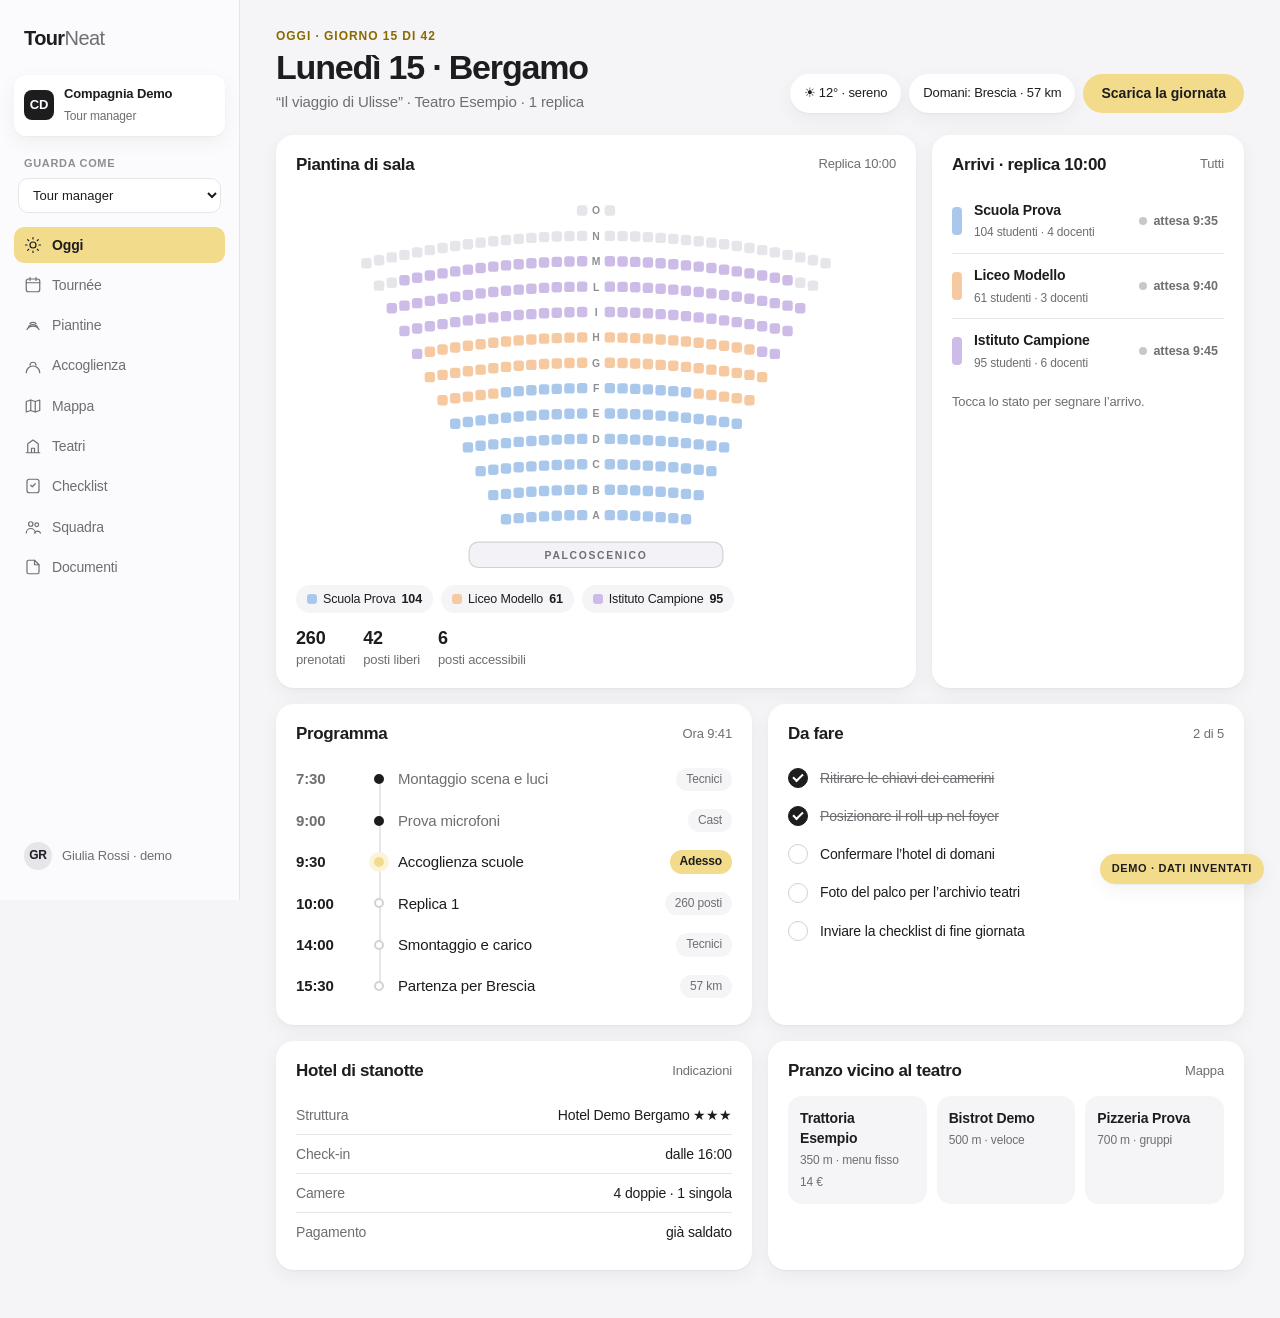
<file: demo/index.html>
<!doctype html>
<html lang="it">
<head>
<meta charset="utf-8">
<meta name="viewport" content="width=device-width,initial-scale=1,viewport-fit=cover">
<meta name="robots" content="noindex, nofollow">
<meta name="referrer" content="no-referrer">
<meta http-equiv="Content-Security-Policy" content="default-src 'self'; img-src 'self' data:; style-src 'self' 'unsafe-inline'; script-src 'self'; connect-src 'none'; frame-src 'none'; form-action 'none'; base-uri 'none'; object-src 'none'">
<meta name="theme-color" content="#F5F5F7">
<title>TourNeat · demo</title>
<link rel="stylesheet" href="demo.css">
</head>
<body>
<div class="shell">
  <aside class="side" aria-label="Menu"></aside>
  <main></main>
</div>
<nav class="tabbar" aria-label="Sezioni"></nav>
<div class="demo">Demo · dati inventati</div>
<p class="toast" id="toast" role="status" hidden></p>
<script src="data.js"></script>
<script src="demo.js"></script>
</body>
</html>
</file>
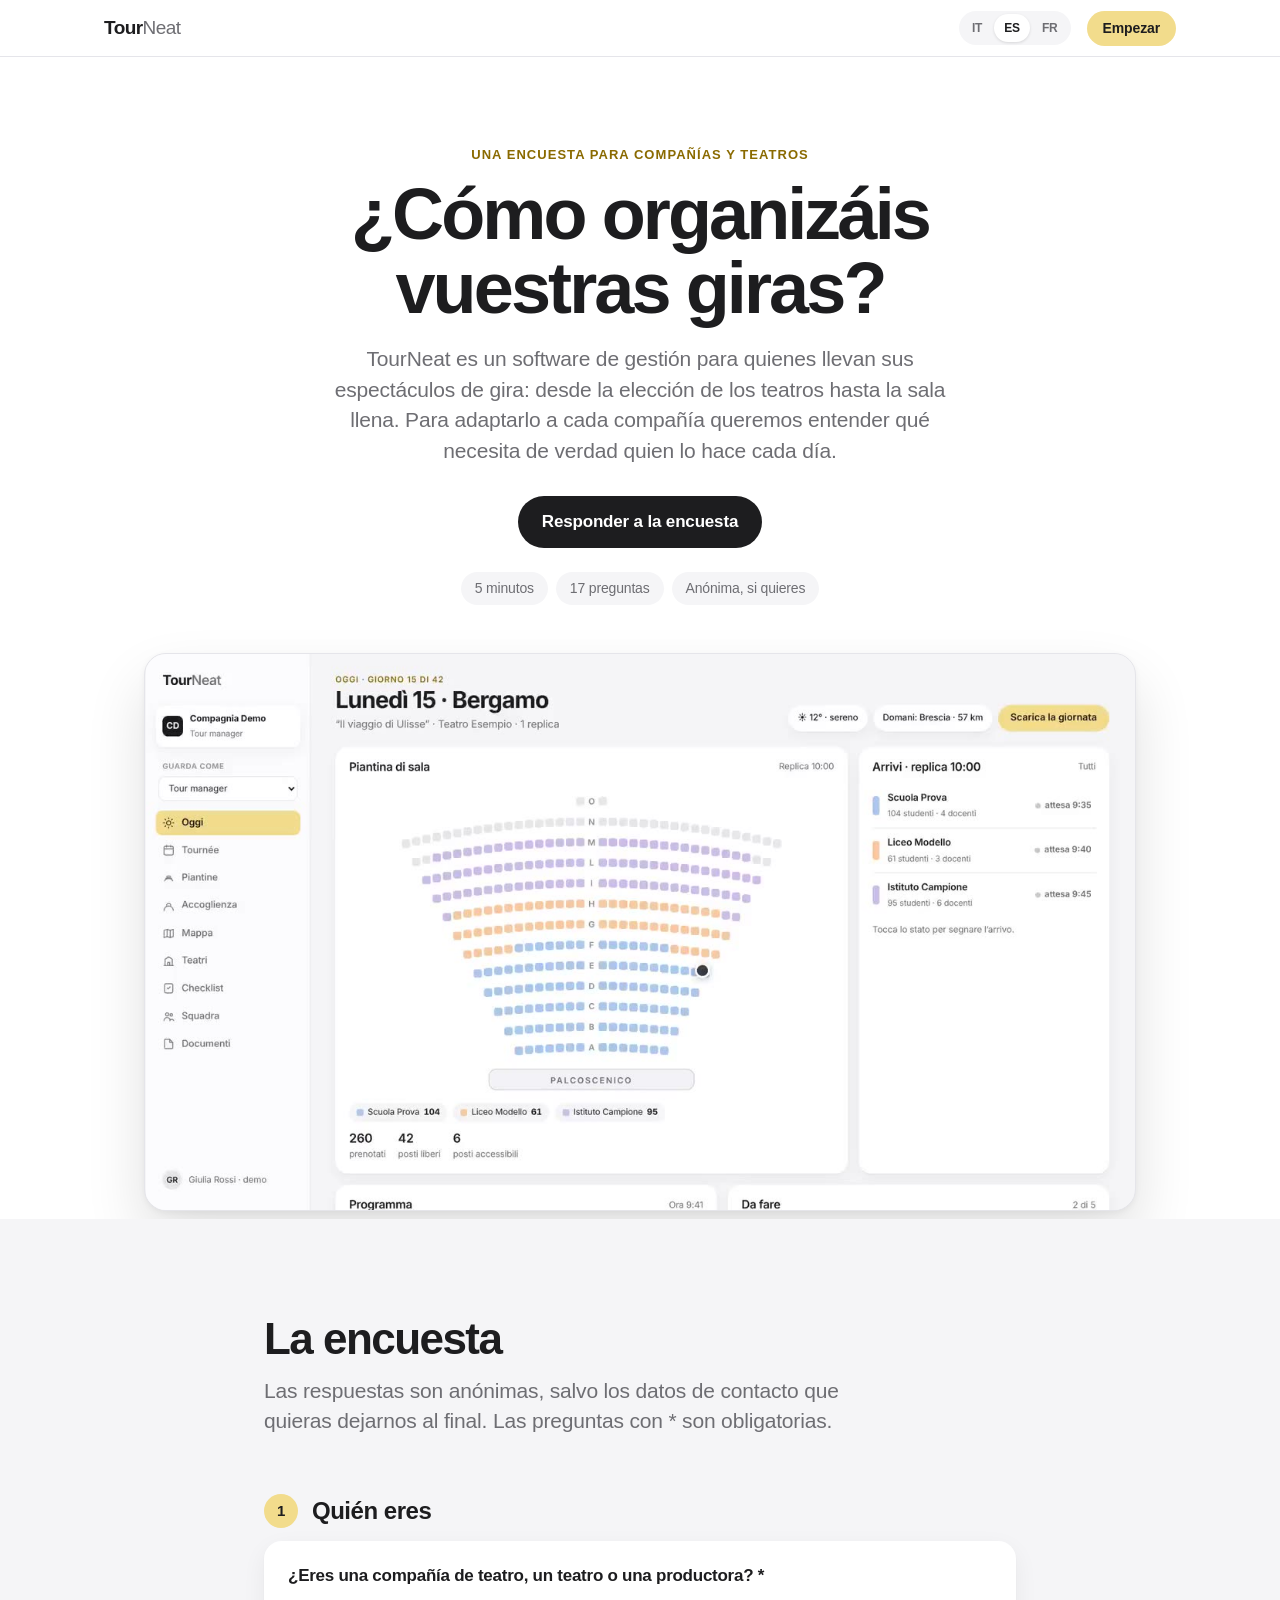
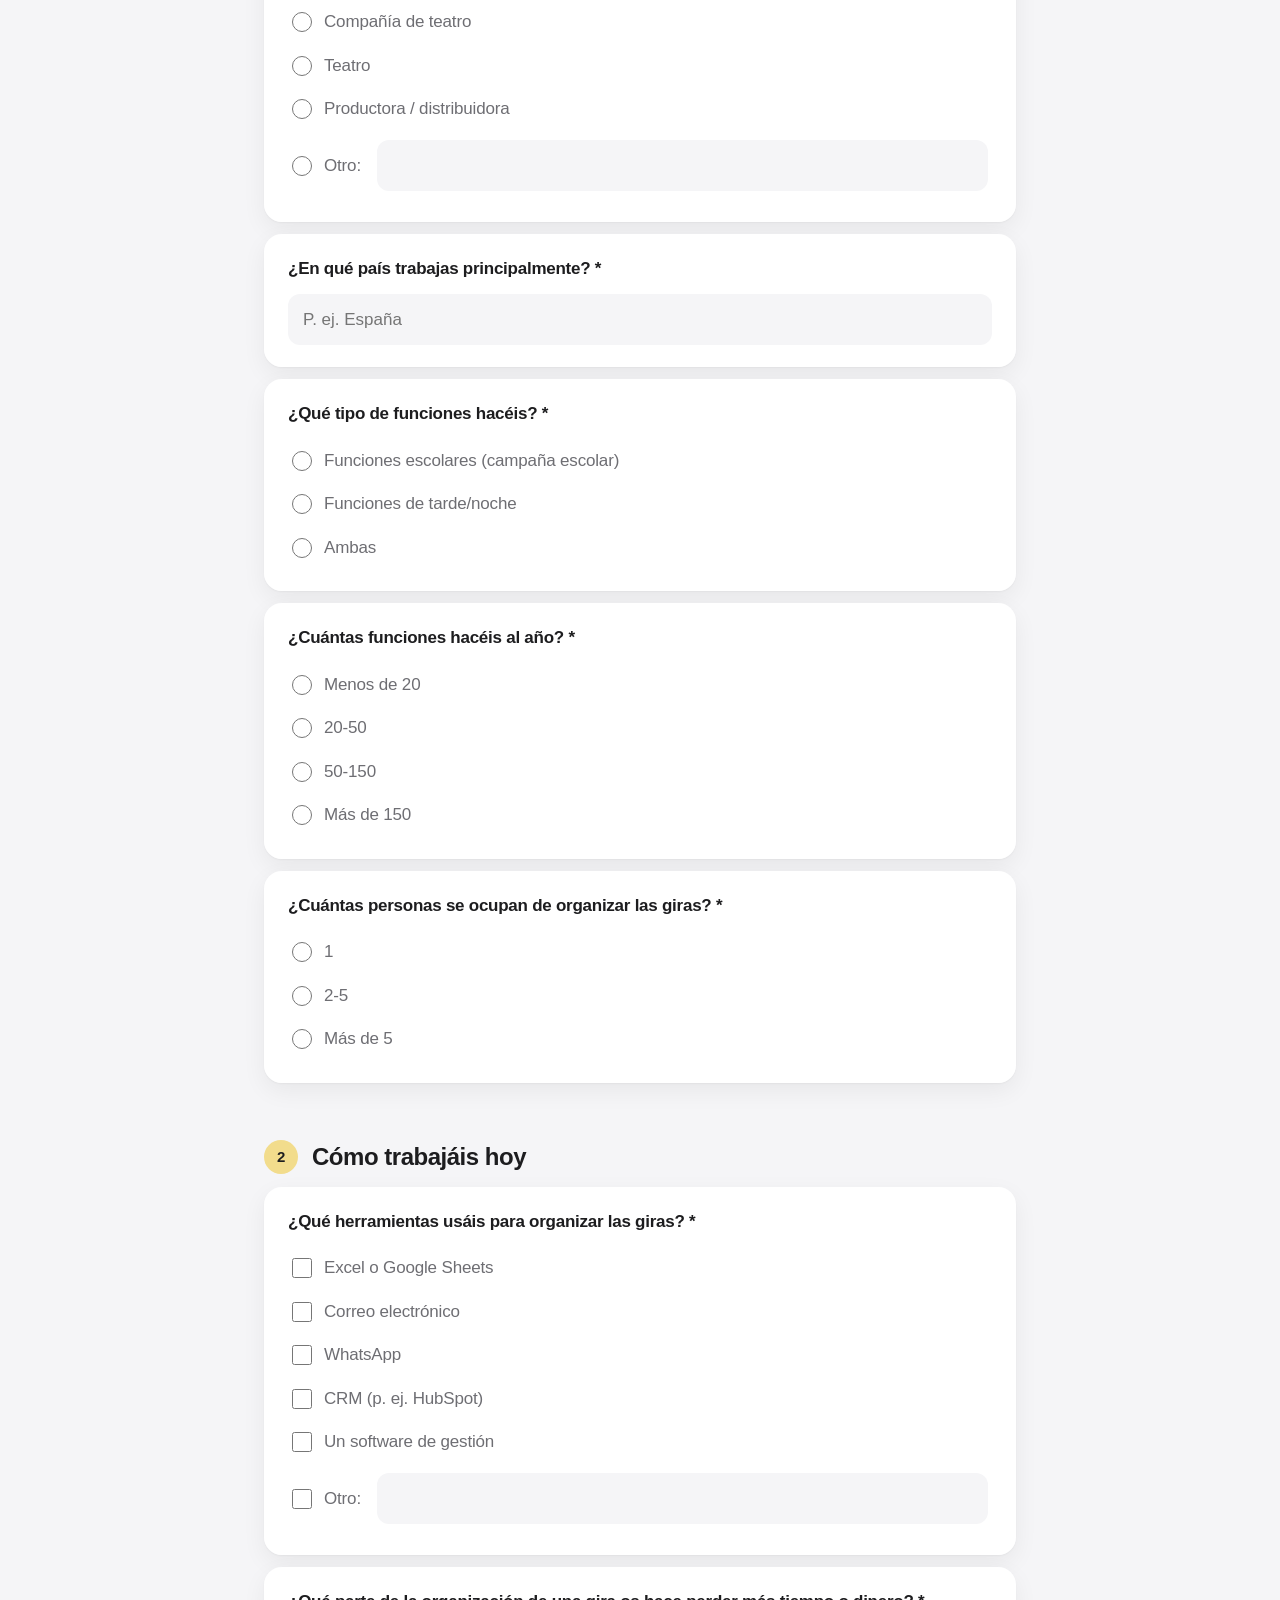
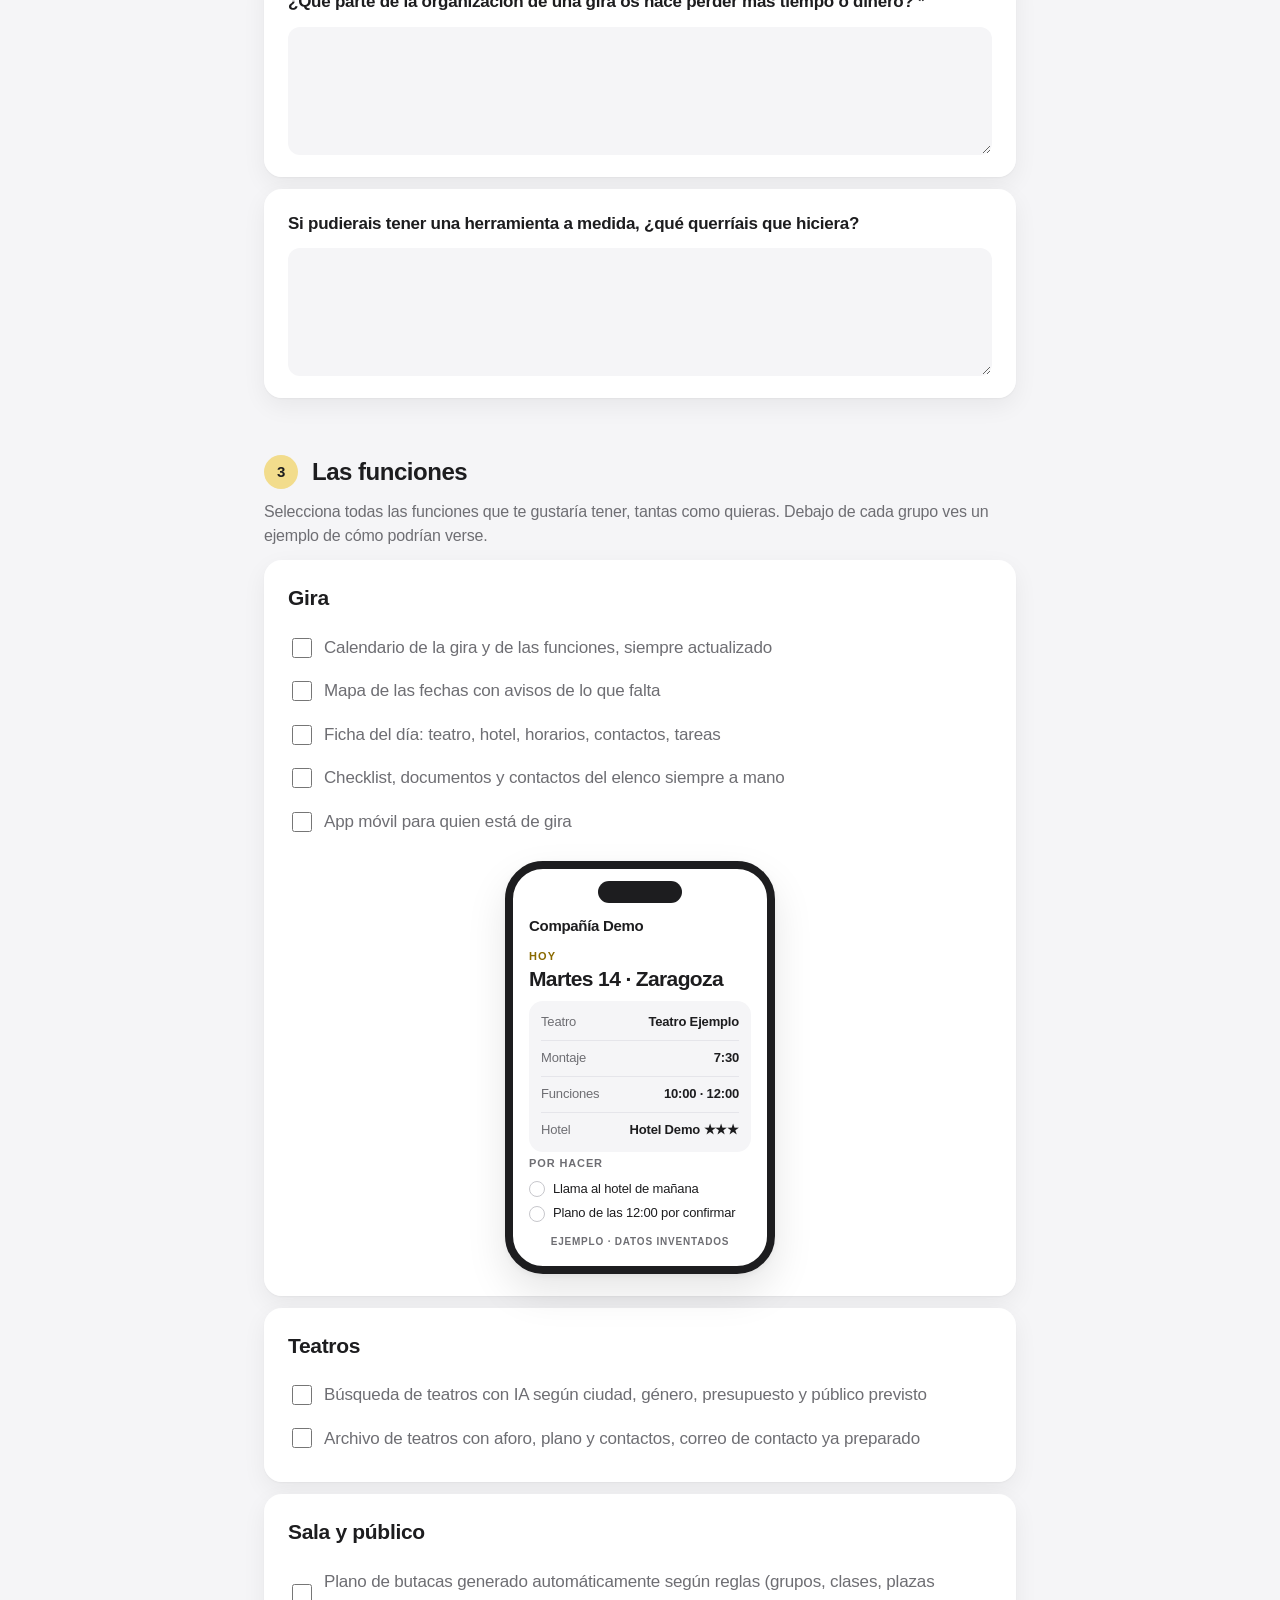
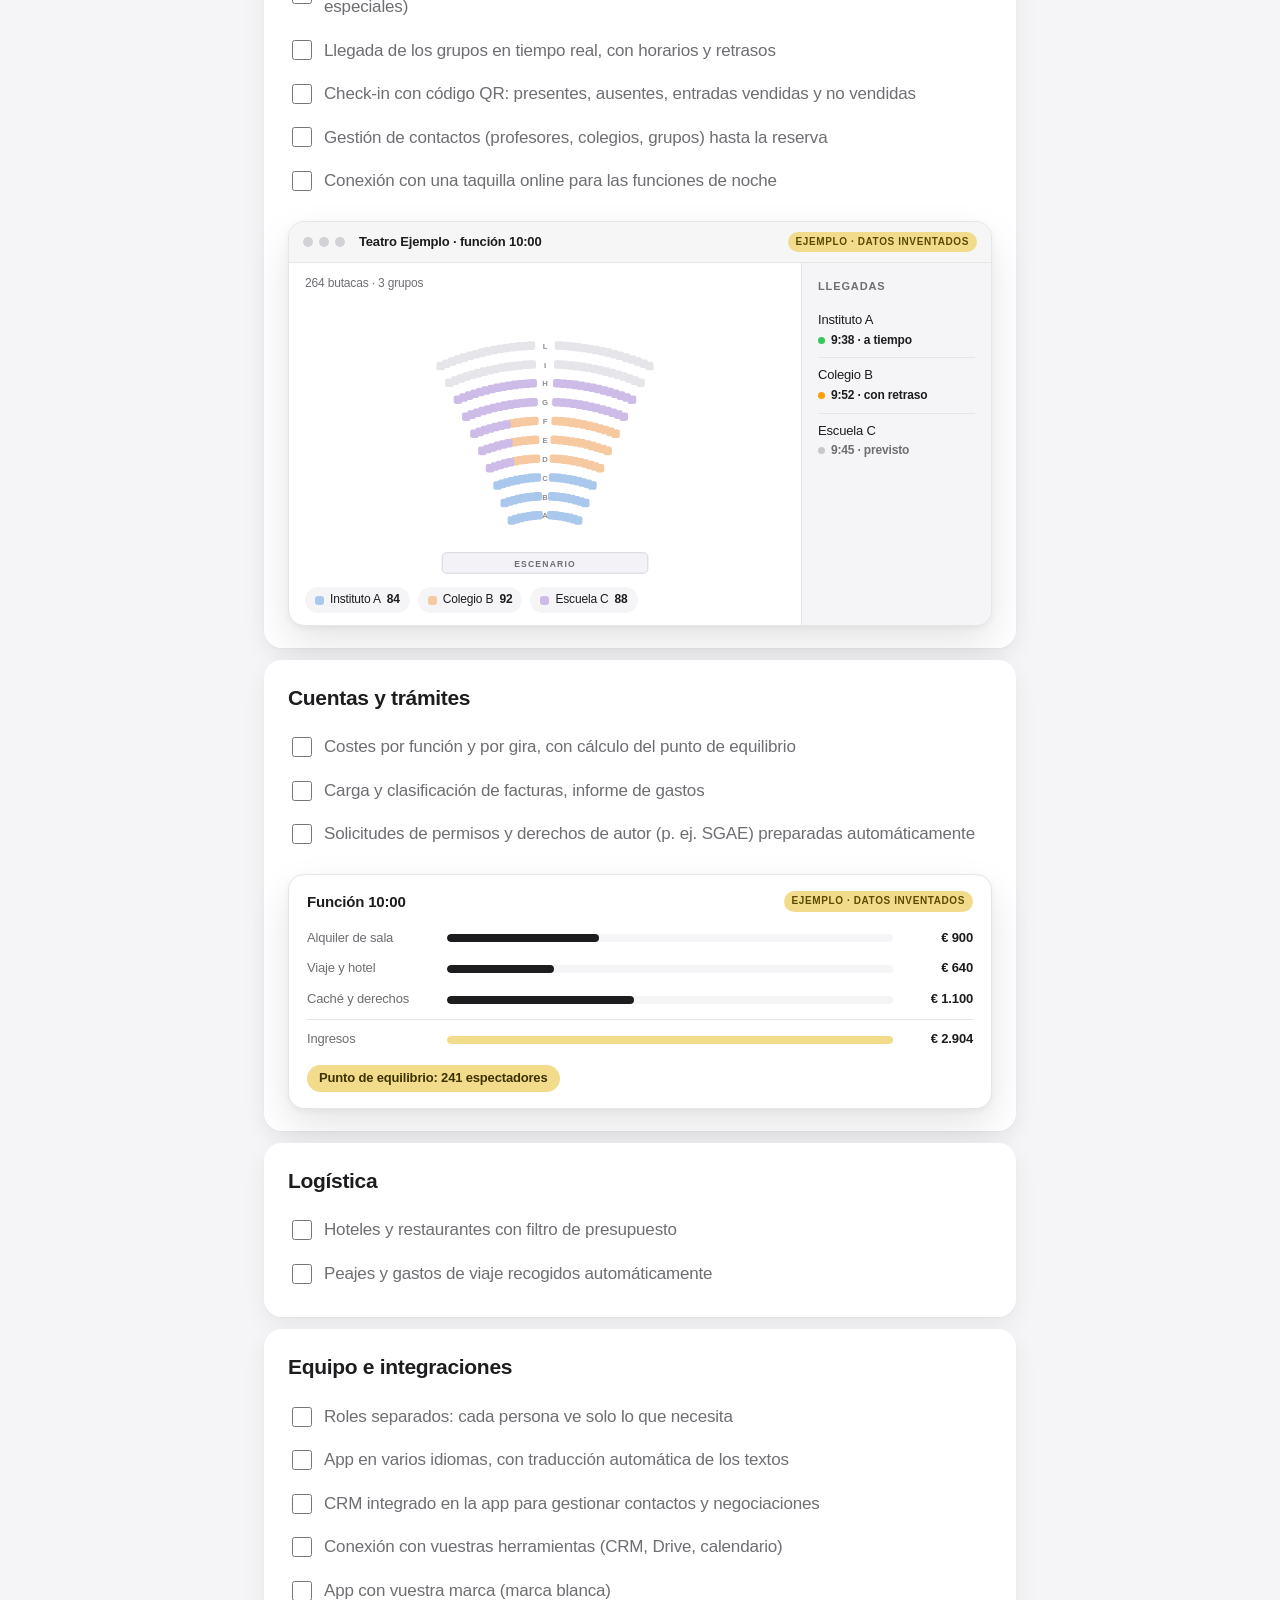
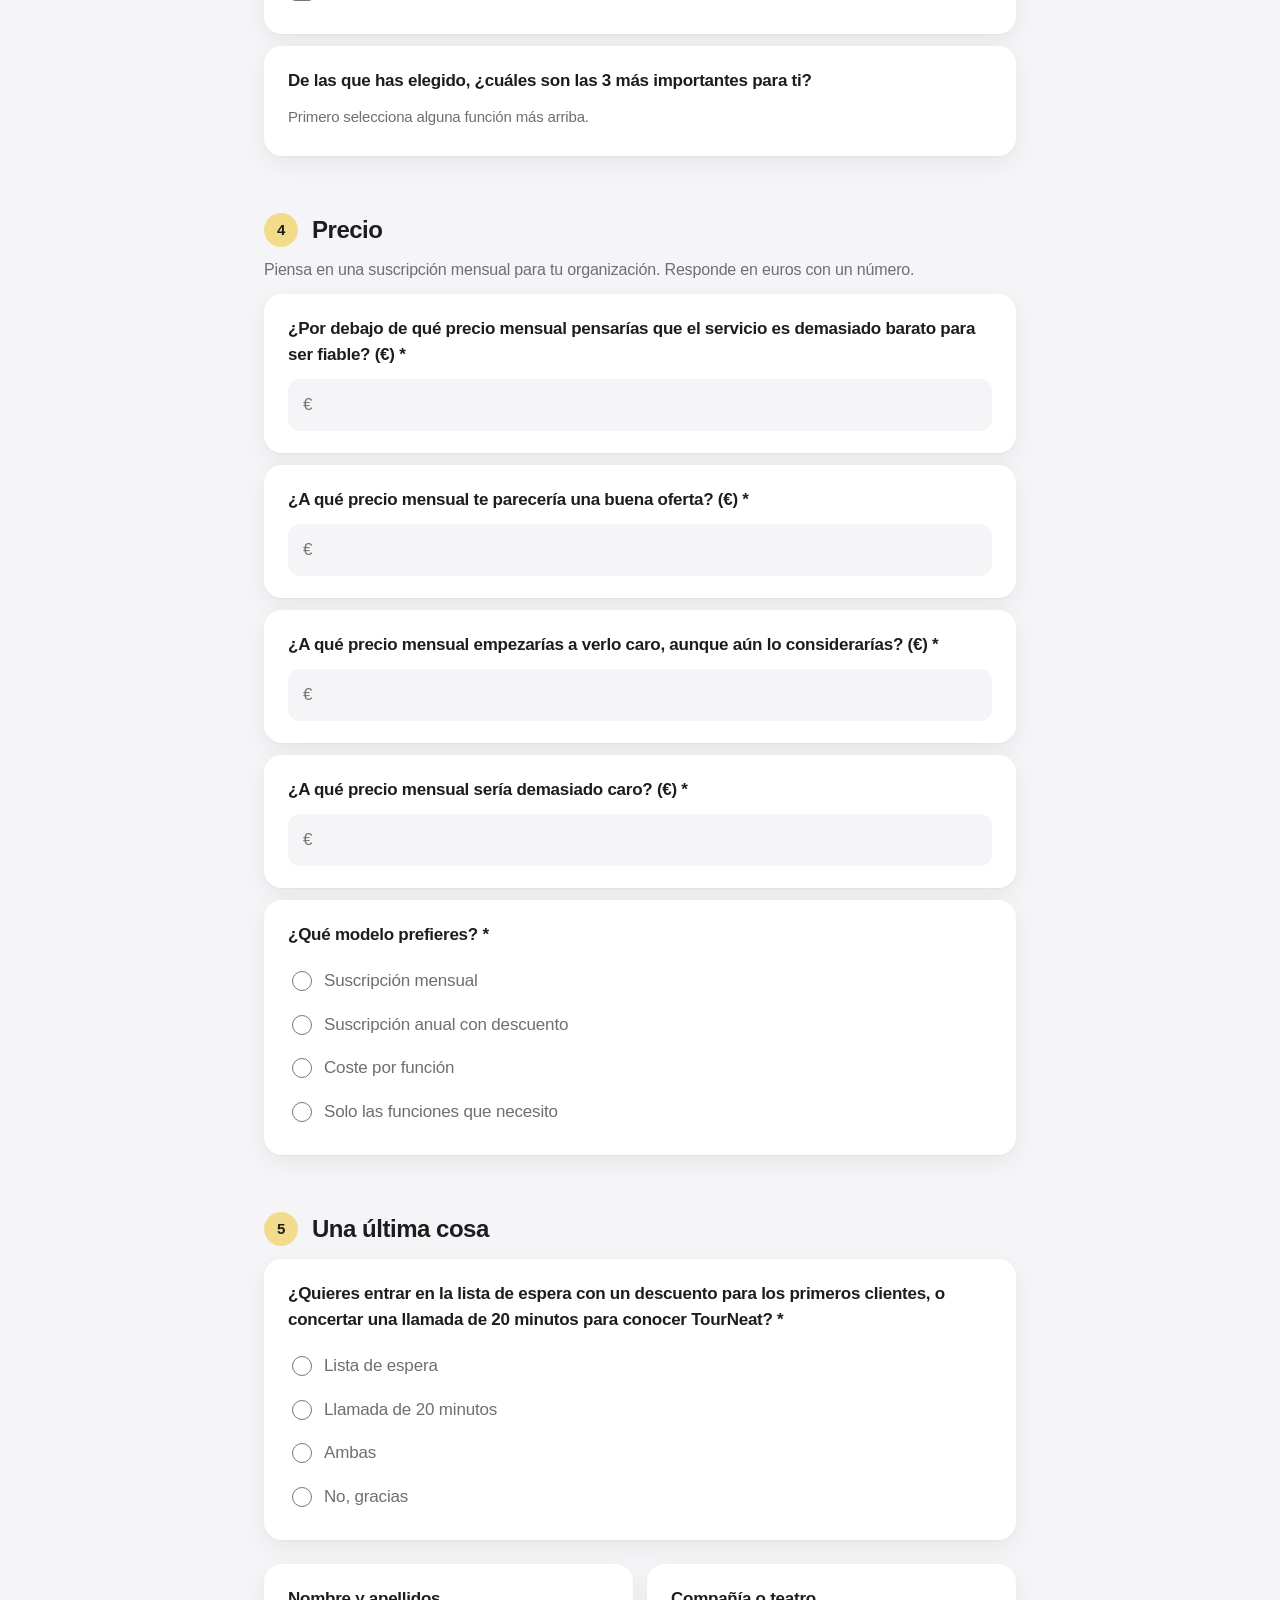
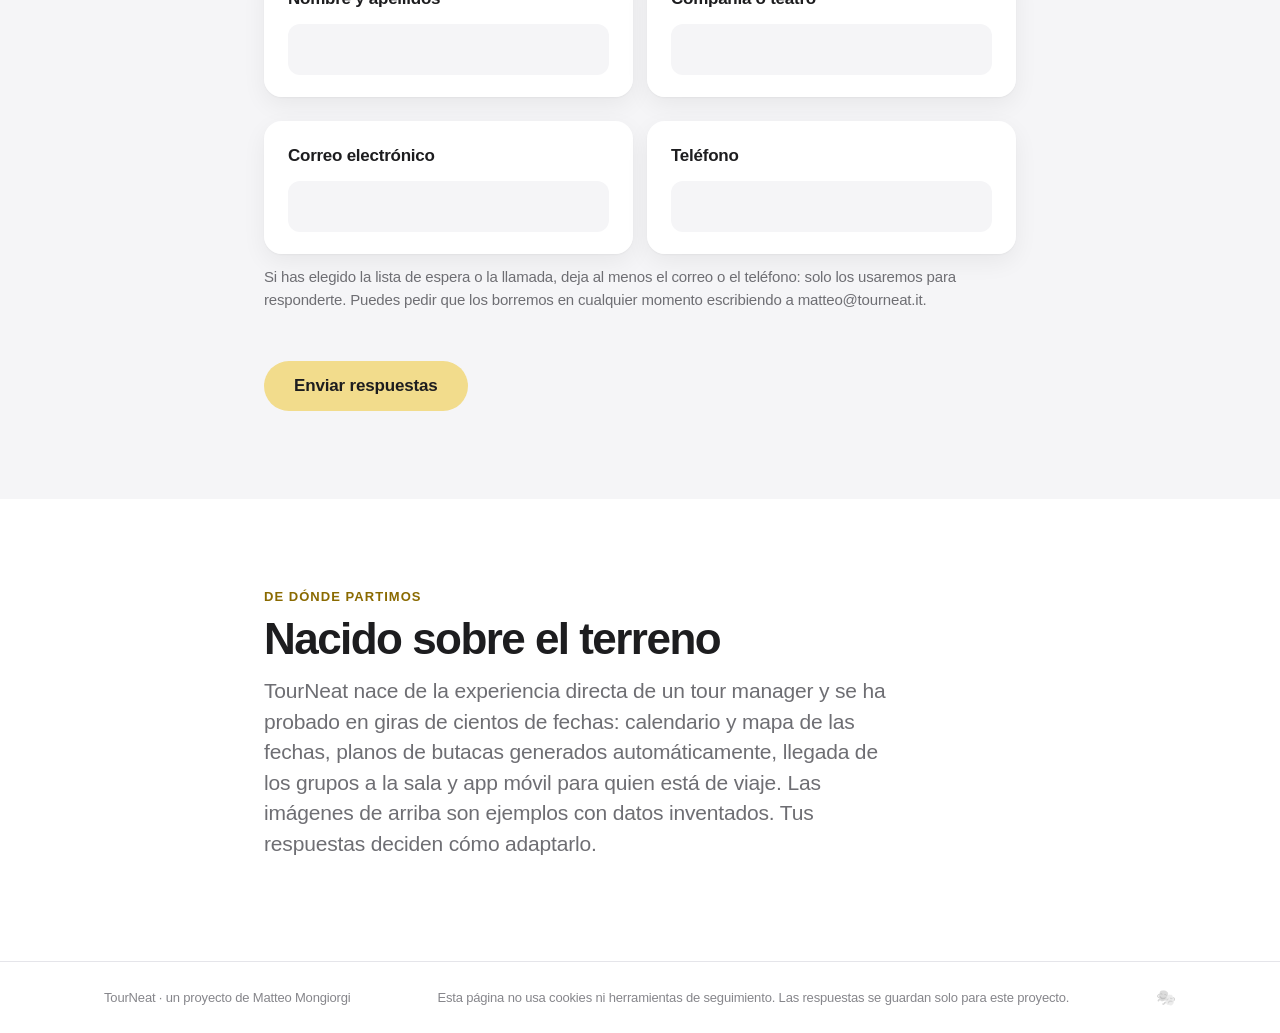
<file: es/index.html>
<!DOCTYPE html>
<html lang="es">
<head>
<meta charset="utf-8">
<meta name="viewport" content="width=device-width,initial-scale=1">
<meta name="referrer" content="no-referrer">
<meta http-equiv="Content-Security-Policy" content="default-src 'self'; img-src 'self' data:; style-src 'self' 'unsafe-inline'; script-src 'self'; connect-src https://script.google.com https://script.googleusercontent.com https://vtckwxiksnikyujyfjkm.supabase.co; frame-src 'none'; form-action 'none'; base-uri 'none'; object-src 'none'">
<meta name="robots" content="noindex">
<title>TourNeat – ¿Cómo organizáis vuestras giras?</title>
<meta name="description" content="Una breve encuesta para compañías y teatros: 5 minutos para contarnos cómo organizáis las giras.">
<style>/* TourNeat · stile chiaro, bianco/nero/grigi con accento giallo paglierino; tema scuro automatico */
:root{
  --bg:#FFFFFF;--bg2:#F5F5F7;--card:#FFFFFF;--line:#E5E5EA;--line2:#D2D2D7;
  --ink:#1D1D1F;--muted:#6E6E73;--faint:#86868B;
  --straw:#F2DC8C;--straw-ink:#1D1D1F;--straw-text:#8A6A00;--straw-soft:#FBF4D9;
  --warn:#B25000;--r:18px;
  --shadow:0 1px 2px rgba(0,0,0,.04),0 8px 24px rgba(0,0,0,.06);
  --font:-apple-system,BlinkMacSystemFont,"SF Pro Text","SF Pro Display","Inter","Segoe UI",Roboto,"Helvetica Neue",Arial,sans-serif;
  color-scheme:light dark;
}
@media (prefers-color-scheme:dark){
  :root{--bg:#000000;--bg2:#111113;--card:#1C1C1E;--line:#2C2C2E;--line2:#3A3A3C;--ink:#F5F5F7;--muted:#A1A1A6;--faint:#8E8E93;
    --straw-text:#F2DC8C;--straw-soft:#2A2614;--warn:#FFB35C;--shadow:0 1px 2px rgba(0,0,0,.5),0 8px 24px rgba(0,0,0,.4)}
}
*{box-sizing:border-box}
html{scroll-behavior:smooth;-webkit-text-size-adjust:100%}
body{margin:0;background:var(--bg);color:var(--ink);font:17px/1.5 var(--font);letter-spacing:-.01em;-webkit-font-smoothing:antialiased}
img{max-width:100%;display:block}
a{color:inherit}
.wrap{max-width:1120px;margin:0 auto;padding:0 24px}
.narrow{max-width:800px}

/* barra in alto: vetro smerigliato */
header{position:sticky;top:0;z-index:5;background:color-mix(in srgb,var(--bg) 72%,transparent);-webkit-backdrop-filter:saturate(180%) blur(20px);backdrop-filter:saturate(180%) blur(20px);border-bottom:1px solid var(--line)}
header .wrap{display:flex;align-items:center;justify-content:space-between;height:56px}
.hdr{gap:16px}
.logo{font-weight:700;font-size:19px;letter-spacing:-.03em}
.logo span{color:var(--muted);font-weight:500}
.langs{display:flex;gap:2px;margin-left:auto;background:var(--bg2);border-radius:999px;padding:3px}
.langs a{font-size:12px;font-weight:600;text-decoration:none;color:var(--muted);padding:5px 10px;border-radius:999px;transition:background .2s,color .2s}
.langs a.on{color:var(--ink);background:var(--card);box-shadow:0 1px 3px rgba(0,0,0,.12)}

.btn{display:inline-block;background:var(--ink);color:var(--bg);font-weight:600;text-decoration:none;padding:13px 24px;border-radius:999px;transition:transform .15s,opacity .15s;letter-spacing:-.01em}
.btn:hover{transform:translateY(-1px);opacity:.92}
.btn.sm{padding:7px 16px;font-size:14px;background:var(--straw);color:var(--straw-ink)}

.eyebrow{font-size:13px;font-weight:600;letter-spacing:.08em;text-transform:uppercase;color:var(--straw-text)}
h1{font-size:clamp(40px,6.4vw,72px);line-height:1.04;letter-spacing:-.04em;margin:12px 0 18px;font-weight:700}
h2{font-size:clamp(30px,4vw,44px);line-height:1.08;letter-spacing:-.035em;margin:8px 0 14px;font-weight:700}
h3{font-size:21px;margin:0 0 8px;letter-spacing:-.02em;font-weight:600}
p{margin:0 0 14px}
.lead{font-size:21px;line-height:1.45;color:var(--muted);max-width:640px}
section{padding:88px 0}
.small{font-size:14px;color:var(--muted)}

.hero2{padding:88px 0 48px;text-align:center}
.hero2 .lead{margin:0 auto 30px}
.meta{display:flex;gap:8px;justify-content:center;flex-wrap:wrap;margin-top:24px}
.pill{background:var(--bg2);border-radius:999px;padding:6px 14px;color:var(--muted);font-size:14px}

/* questionario */
.qwrap{background:var(--bg2)}
.step{display:flex;align-items:center;gap:14px;margin:56px 0 10px}
.stepn{width:34px;height:34px;border-radius:50%;background:var(--straw);color:var(--straw-ink);font-weight:700;display:grid;place-items:center;flex:none;font-size:15px}
.step h3{margin:0;font-size:24px}
.q{border:0;background:var(--card);border-radius:var(--r);padding:22px 24px;margin:12px 0;box-shadow:var(--shadow)}
.q legend{font-weight:600;padding:0;float:left;width:100%;margin-bottom:12px;letter-spacing:-.015em}
.q.miss{box-shadow:0 0 0 2px var(--warn),var(--shadow)}
#q-contacts.miss input[name=email],#q-contacts.miss input[name=telefono]{border-color:var(--warn);box-shadow:0 0 0 2px var(--warn)}
.q.mod legend{font-size:21px}
.opt{display:flex;align-items:center;gap:12px;padding:9px 4px;cursor:pointer;color:var(--muted);clear:both;border-radius:10px}
.opt input[type=radio],.opt input[type=checkbox]{width:20px;height:20px;accent-color:var(--ink);flex:none;margin:0}
.opt:hover span{color:var(--ink)}
.opt input:checked+span{color:var(--ink);font-weight:500}
.q input[type=text],.q input[type=number],.q textarea{width:100%;background:var(--bg2);color:var(--ink);border:1px solid transparent;border-radius:12px;padding:12px 14px;font:inherit;clear:both;display:block;transition:border-color .2s,box-shadow .2s}
.q input:focus,.q textarea:focus{outline:none;border-color:var(--ink);box-shadow:0 0 0 4px var(--straw-soft)}
.opt .other{margin-left:4px;padding:8px 12px;flex:1;display:inline-block}
.help{color:var(--muted);font-size:15px;margin:0 0 6px;clear:both}
.help.big{font-size:16px}
.grid2{display:grid;grid-template-columns:1fr 1fr;gap:0 14px}
.hp{position:absolute;left:-9999px;width:1px;height:1px;overflow:hidden}
.q-msg{min-height:24px;margin:18px 0 8px;font-weight:600}
.q-msg.err{color:var(--warn)}
#q-send{border:0;cursor:pointer;font:600 17px var(--font);background:var(--straw);color:var(--straw-ink);padding:15px 30px}
#q-send:disabled{opacity:.6;cursor:wait}
.done{display:none;background:var(--card);border-radius:24px;padding:40px;text-align:center;margin-top:24px;box-shadow:var(--shadow)}
.done h3{font-size:30px}

.base{padding:88px 0}
.base p.small{margin-top:10px}

footer{border-top:1px solid var(--line);padding:26px 0;color:var(--faint);font-size:13px}
footer .wrap,.ftr{display:flex;flex-wrap:wrap;gap:12px;justify-content:space-between;align-items:center}
.backstage{text-decoration:none;font-size:16px;line-height:1;opacity:.3;filter:grayscale(1);transition:opacity .2s,filter .2s}
.backstage:hover,.backstage:focus-visible{opacity:1;filter:none}

/* immagini d'esempio: schermate in tema chiaro, come un dispositivo */
.mk-wrap{margin-top:18px;clear:both}
.mk{--m-bg:#FFFFFF;--m-bg2:#F5F5F7;--m-line:#E5E5EA;--m-ink:#1D1D1F;--m-muted:#6E6E73;
  background:var(--m-bg);border:1px solid var(--m-line);border-radius:16px;overflow:hidden;color:var(--m-ink);font:13px/1.45 var(--font);box-shadow:0 2px 6px rgba(0,0,0,.05),0 18px 40px rgba(0,0,0,.10)}
.mk em{font-style:normal;font-size:10px;font-weight:600;letter-spacing:.06em;text-transform:uppercase;color:#5C4A00;background:#F2DC8C;padding:3px 8px;border-radius:999px;margin-left:auto;white-space:nowrap}
.mk-bar{display:flex;align-items:center;gap:6px;padding:10px 14px;border-bottom:1px solid var(--m-line);background:rgba(245,245,247,.9)}
.mk-bar i{width:10px;height:10px;border-radius:50%;background:#D1D1D6;display:block}
.mk-bar span{margin-left:8px;font-weight:600}
.mk-body{display:grid;grid-template-columns:1fr 190px}
.mk-main{padding:12px 16px}
.mk-sub{color:var(--m-muted);font-size:12px}
.mk-svg{width:100%;height:auto;display:block;margin:6px 0}
.mk-row{fill:#8E8E93;font:600 9px var(--font);text-anchor:middle}
.mk-stage{fill:#6E6E73;font:600 10px var(--font);letter-spacing:.14em;text-anchor:middle}
.mk-legend{display:flex;flex-wrap:wrap;gap:8px}
.mk-chip{display:inline-flex;align-items:center;gap:6px;background:var(--m-bg2);border-radius:999px;padding:4px 10px;font-size:12px}
.mk-chip i{width:9px;height:9px;border-radius:3px;display:block}
.mk-side{border-left:1px solid var(--m-line);padding:12px 16px;background:var(--m-bg2)}
.mk-h{font-weight:600;font-size:11px;letter-spacing:.08em;text-transform:uppercase;color:var(--m-muted);margin:4px 0 8px}
.mk-arr{list-style:none;margin:0;padding:0}
.mk-arr li{display:flex;flex-direction:column;gap:2px;padding:8px 0;border-bottom:1px solid var(--m-line)}
.mk-arr li:last-child{border-bottom:0}
.mk-t{font-size:12px;font-weight:600}
.mk-t.ok{color:#1D1D1F}.mk-t.ok::before{content:"";display:inline-block;width:7px;height:7px;border-radius:50%;background:#34C759;margin-right:6px}
.mk-t.late{color:#1D1D1F}.mk-t.late::before{content:"";display:inline-block;width:7px;height:7px;border-radius:50%;background:#FF9F0A;margin-right:6px}
.mk-t.wait{color:var(--m-muted)}.mk-t.wait::before{content:"";display:inline-block;width:7px;height:7px;border-radius:50%;background:#C7C7CC;margin-right:6px}
.mk-phone{width:270px;max-width:100%;margin:0 auto;border-radius:38px;border:8px solid #1D1D1F;padding:12px 0 16px;position:relative}
.mk-notch{width:84px;height:22px;border-radius:12px;background:#1D1D1F;margin:0 auto 12px}
.mk-pbody{padding:0 16px}
.mk-brand{font-weight:700;font-size:15px;letter-spacing:-.02em}
.mk-eyebrow{color:#8A6A00;font-size:11px;font-weight:600;letter-spacing:.1em;text-transform:uppercase;margin-top:12px}
.mk-big{font-weight:700;font-size:21px;line-height:1.15;letter-spacing:-.03em;margin:2px 0 10px}
.mk-card{background:var(--m-bg2);border-radius:14px;padding:4px 12px}
.mk-kv{display:flex;justify-content:space-between;gap:10px;padding:8px 0;border-bottom:1px solid var(--m-line)}
.mk-kv:last-child{border-bottom:0}
.mk-kv span{color:var(--m-muted)}
.mk-todo{margin:0;padding-left:0;list-style:none}
.mk-todo li{margin:6px 0;display:flex;gap:8px;align-items:center}
.mk-todo li::before{content:"";width:14px;height:14px;border-radius:50%;border:1.5px solid #C7C7CC;flex:none}
.mk-demo{margin-top:12px;text-align:center;font-size:10px;font-weight:600;letter-spacing:.08em;text-transform:uppercase;color:var(--m-muted)}
.mk-card2{padding:16px 18px}
.mk-h2{display:flex;align-items:center;font-weight:600;font-size:15px;margin-bottom:10px}
.mk-cr{display:grid;grid-template-columns:130px 1fr 70px;gap:10px;align-items:center;padding:6px 0}
.mk-cr span{color:var(--m-muted)}
.mk-cr b{text-align:right;font-weight:600}
.mk-track{height:8px;background:var(--m-bg2);border-radius:6px;overflow:hidden}
.mk-track i{display:block;height:100%;background:#1D1D1F;border-radius:6px}
.mk-cr.tot{border-top:1px solid var(--m-line);margin-top:4px;padding-top:10px}
.mk-be{margin-top:10px;display:inline-block;background:#F2DC8C;color:#3D3200;font-weight:600;padding:4px 12px;border-radius:999px}

@media(max-width:640px){
  .grid2{grid-template-columns:1fr}
  .mk-body{grid-template-columns:1fr}.mk-side{border-left:0;border-top:1px solid var(--m-line)}
  .mk-cr{grid-template-columns:100px 1fr 62px}
  .langs a{padding:5px 8px}.hdr .btn.sm{display:none}
  .q{padding:18px}
}

/* video */
.hero-vid{max-width:1040px;padding-bottom:8px}
.hero-vid video{width:100%;aspect-ratio:16/9;display:block;border-radius:22px;background:var(--bg2);box-shadow:0 2px 6px rgba(0,0,0,.05),0 30px 60px rgba(0,0,0,.12);border:1px solid var(--line)}
.done-demo{margin-top:18px}
.done-vid{width:100%;aspect-ratio:16/9;border-radius:16px;margin-top:22px;background:var(--bg2)}
@media (prefers-reduced-motion:reduce){.hero-vid video{animation:none}}
</style>
</head>
<body data-endpoint="https://script.google.com/macros/s/AKfycbz6MOzXGAlI784LP4A6noyA_qi00LxfVts7X4kh9zdX225QjafjVvJu1teRk4eFBxe6ZA/exec" data-sb-url="https://vtckwxiksnikyujyfjkm.supabase.co" data-sb-key="sb_publishable_GH3_YhJQJYrWOLtMdJK8fQ_5o_b7oHq" data-msg="{&quot;err_req&quot;: &quot;Falta una respuesta obligatoria.&quot;, &quot;err_max3&quot;: &quot;Puedes elegir como máximo 3.&quot;, &quot;err_net&quot;: &quot;No se ha podido enviar. Comprueba la conexión e inténtalo de nuevo.&quot;, &quot;sending&quot;: &quot;Enviando…&quot;, &quot;send&quot;: &quot;Enviar respuestas&quot;, &quot;err_contact&quot;: &quot;Para la lista de espera o la llamada deja al menos un correo o un teléfono válidos.&quot;}">
<header><div class="wrap hdr"><div class="logo">Tour<span>Neat</span></div><nav class="langs" aria-label="Lingua"><a href="../" class="" hreflang="it">IT</a><a href="../es/" class="on" hreflang="es">ES</a><a href="../fr/" class="" hreflang="fr">FR</a></nav><a class="btn sm" href="#questionario">Empezar</a></div></header>
<main>
<div class="wrap narrow hero2">
 <div class="eyebrow">Una encuesta para compañías y teatros</div>
 <h1>¿Cómo organizáis vuestras giras?</h1>
 <p class="lead">TourNeat es un software de gestión para quienes llevan sus espectáculos de gira: desde la elección de los teatros hasta la sala llena. Para adaptarlo a cada compañía queremos entender qué necesita de verdad quien lo hace cada día.</p>
 <a class="btn" href="#questionario">Responder a la encuesta</a>
 <div class="meta"><span class="pill">5 minutos</span><span class="pill">17 preguntas</span><span class="pill">Anónima, si quieres</span></div>
</div>
<div class="wrap hero-vid"><video src="../media/tourneat-loop.mp4" poster="../media/tourneat-loop.jpg" autoplay muted loop playsinline preload="metadata" aria-label="TourNeat en 30 segundos: jornada, llegadas, calendario y planos"></video></div>
<section class="qwrap" id="questionario"><div class="wrap narrow"><h2>La encuesta</h2><p class="lead">Las respuestas son anónimas, salvo los datos de contacto que quieras dejarnos al final. Las preguntas con * son obligatorias.</p><form id="q-form" novalidate><input type="hidden" name="lingua" value="es"><div class="step"><div class="stepn">1</div><h3>Quién eres</h3></div><fieldset class="q" data-required><legend>¿Eres una compañía de teatro, un teatro o una productora? *</legend><label class="opt"><input type="radio" name="tipo" value="Compagnia teatrale"><span>Compañía de teatro</span></label><label class="opt"><input type="radio" name="tipo" value="Teatro"><span>Teatro</span></label><label class="opt"><input type="radio" name="tipo" value="Produzione / distribuzione"><span>Productora / distribuidora</span></label><label class="opt"><input type="radio" name="tipo" value="Altro"><span>Otro:</span><input type="text" class="other" name="tipo_altro" maxlength="200"></label></fieldset><fieldset class="q" data-required><legend>¿En qué país trabajas principalmente? *</legend><input type="text" name="paese" maxlength="200" placeholder="P. ej. España"></fieldset><fieldset class="q" data-required><legend>¿Qué tipo de funciones hacéis? *</legend><label class="opt"><input type="radio" name="spettacoli" value="Matinée per le scuole"><span>Funciones escolares (campaña escolar)</span></label><label class="opt"><input type="radio" name="spettacoli" value="Serali"><span>Funciones de tarde/noche</span></label><label class="opt"><input type="radio" name="spettacoli" value="Entrambi"><span>Ambas</span></label></fieldset><fieldset class="q" data-required><legend>¿Cuántas funciones hacéis al año? *</legend><label class="opt"><input type="radio" name="repliche" value="Meno di 20"><span>Menos de 20</span></label><label class="opt"><input type="radio" name="repliche" value="20-50"><span>20-50</span></label><label class="opt"><input type="radio" name="repliche" value="50-150"><span>50-150</span></label><label class="opt"><input type="radio" name="repliche" value="Più di 150"><span>Más de 150</span></label></fieldset><fieldset class="q" data-required><legend>¿Cuántas personas se ocupan de organizar las giras? *</legend><label class="opt"><input type="radio" name="persone" value="1"><span>1</span></label><label class="opt"><input type="radio" name="persone" value="2-5"><span>2-5</span></label><label class="opt"><input type="radio" name="persone" value="Più di 5"><span>Más de 5</span></label></fieldset><div class="step"><div class="stepn">2</div><h3>Cómo trabajáis hoy</h3></div><fieldset class="q" data-required><legend>¿Qué herramientas usáis para organizar las giras? *</legend><label class="opt"><input type="checkbox" name="strumenti" value="Excel o Google Sheets"><span>Excel o Google Sheets</span></label><label class="opt"><input type="checkbox" name="strumenti" value="Mail"><span>Correo electrónico</span></label><label class="opt"><input type="checkbox" name="strumenti" value="WhatsApp"><span>WhatsApp</span></label><label class="opt"><input type="checkbox" name="strumenti" value="CRM (es. HubSpot)"><span>CRM (p. ej. HubSpot)</span></label><label class="opt"><input type="checkbox" name="strumenti" value="Un gestionale"><span>Un software de gestión</span></label><label class="opt"><input type="checkbox" name="strumenti" value="Altro"><span>Otro:</span><input type="text" class="other" name="strumenti_altro" maxlength="200"></label></fieldset><fieldset class="q" data-required><legend>¿Qué parte de la organización de una gira os hace perder más tiempo o dinero? *</legend><textarea name="problema" rows="4" maxlength="2000"></textarea></fieldset><fieldset class="q"><legend>Si pudierais tener una herramienta a medida, ¿qué querríais que hiciera?</legend><textarea name="desiderio" rows="4" maxlength="2000"></textarea></fieldset><div class="step"><div class="stepn">3</div><h3>Las funciones</h3></div><p class="help big">Selecciona todas las funciones que te gustaría tener, tantas como quieras. Debajo de cada grupo ves un ejemplo de cómo podrían verse.</p><fieldset class="q mod"><legend>Gira</legend><label class="opt"><input type="checkbox" name="f_tournee" value="Calendario della tournée e delle repliche, sempre aggiornato" data-feat><span>Calendario de la gira y de las funciones, siempre actualizado</span></label><label class="opt"><input type="checkbox" name="f_tournee" value="Mappa delle tappe con gli avvisi su cosa manca" data-feat><span>Mapa de las fechas con avisos de lo que falta</span></label><label class="opt"><input type="checkbox" name="f_tournee" value="Scheda della giornata: teatro, hotel, orari, contatti, cose da fare" data-feat><span>Ficha del día: teatro, hotel, horarios, contactos, tareas</span></label><label class="opt"><input type="checkbox" name="f_tournee" value="Checklist, documenti e contatti del cast sempre a portata di mano" data-feat><span>Checklist, documentos y contactos del elenco siempre a mano</span></label><label class="opt"><input type="checkbox" name="f_tournee" value="App da telefono per chi è in tournée" data-feat><span>App móvil para quien está de gira</span></label><div class="mk-wrap"><div class="mk mk-phone"><div class="mk-notch"></div><div class="mk-pbody">
<div class="mk-brand">Compañía Demo</div><div class="mk-eyebrow">Hoy</div><div class="mk-big">Martes 14 · Zaragoza</div>
<div class="mk-card"><div class="mk-kv"><span>Teatro</span><b>Teatro Ejemplo</b></div><div class="mk-kv"><span>Montaje</span><b>7:30</b></div><div class="mk-kv"><span>Funciones</span><b>10:00 · 12:00</b></div><div class="mk-kv"><span>Hotel</span><b>Hotel Demo ★★★</b></div></div><div class="mk-h">Por hacer</div><ul class="mk-todo"><li>Llama al hotel de mañana</li><li>Plano de las 12:00 por confirmar</li></ul>
<div class="mk-demo">Ejemplo · datos inventados</div></div></div></div></fieldset><fieldset class="q mod"><legend>Teatros</legend><label class="opt"><input type="checkbox" name="f_teatri" value="Ricerca dei teatri con l’AI in base a città, genere, budget e pubblico atteso" data-feat><span>Búsqueda de teatros con IA según ciudad, género, presupuesto y público previsto</span></label><label class="opt"><input type="checkbox" name="f_teatri" value="Archivio dei teatri con capienza, piantina e contatti, mail di contatto già pronta" data-feat><span>Archivo de teatros con aforo, plano y contactos, correo de contacto ya preparado</span></label></fieldset><fieldset class="q mod"><legend>Sala y público</legend><label class="opt"><input type="checkbox" name="f_sala" value="Piantina dei posti generata in automatico secondo regole (gruppi, classi, posti speciali)" data-feat><span>Plano de butacas generado automáticamente según reglas (grupos, clases, plazas especiales)</span></label><label class="opt"><input type="checkbox" name="f_sala" value="Arrivi dei gruppi in tempo reale, con orari e ritardi" data-feat><span>Llegada de los grupos en tiempo real, con horarios y retrasos</span></label><label class="opt"><input type="checkbox" name="f_sala" value="Check-in con QR code: presenti, assenti, biglietti venduti e invenduti" data-feat><span>Check-in con código QR: presentes, ausentes, entradas vendidas y no vendidas</span></label><label class="opt"><input type="checkbox" name="f_sala" value="Gestione dei contatti (docenti, scuole, gruppi) fino alla prenotazione" data-feat><span>Gestión de contactos (profesores, colegios, grupos) hasta la reserva</span></label><label class="opt"><input type="checkbox" name="f_sala" value="Collegamento con una biglietteria online per i serali" data-feat><span>Conexión con una taquilla online para las funciones de noche</span></label><div class="mk-wrap"><div class="mk mk-desk"><div class="mk-bar"><i></i><i></i><i></i><span>Teatro Ejemplo · función 10:00</span><em>Ejemplo · datos inventados</em></div>
<div class="mk-body"><div class="mk-main"><div class="mk-sub">264 butacas · 3 grupos</div><svg viewBox="0 0 560 330" class="mk-svg" role="img" aria-label="Plano de butacas"><rect x="282.5" y="247.2" width="10" height="10" rx="2.5" fill="#A9C8EC"/><rect x="287.7" y="247.7" width="10" height="10" rx="2.5" fill="#A9C8EC"/><rect x="293.0" y="248.4" width="10" height="10" rx="2.5" fill="#A9C8EC"/><rect x="298.3" y="249.3" width="10" height="10" rx="2.5" fill="#A9C8EC"/><rect x="303.4" y="250.4" width="10" height="10" rx="2.5" fill="#A9C8EC"/><rect x="308.6" y="251.8" width="10" height="10" rx="2.5" fill="#A9C8EC"/><rect x="313.6" y="253.4" width="10" height="10" rx="2.5" fill="#A9C8EC"/><rect x="267.5" y="247.2" width="10" height="10" rx="2.5" fill="#A9C8EC"/><rect x="262.3" y="247.7" width="10" height="10" rx="2.5" fill="#A9C8EC"/><rect x="257.0" y="248.4" width="10" height="10" rx="2.5" fill="#A9C8EC"/><rect x="251.7" y="249.3" width="10" height="10" rx="2.5" fill="#A9C8EC"/><rect x="246.6" y="250.4" width="10" height="10" rx="2.5" fill="#A9C8EC"/><rect x="241.4" y="251.8" width="10" height="10" rx="2.5" fill="#A9C8EC"/><rect x="236.4" y="253.4" width="10" height="10" rx="2.5" fill="#A9C8EC"/><text x="280.0" y="256.0" class="mk-row">A</text><rect x="283.5" y="225.3" width="10" height="10" rx="2.5" fill="#A9C8EC"/><rect x="289.1" y="225.7" width="10" height="10" rx="2.5" fill="#A9C8EC"/><rect x="294.6" y="226.4" width="10" height="10" rx="2.5" fill="#A9C8EC"/><rect x="300.2" y="227.2" width="10" height="10" rx="2.5" fill="#A9C8EC"/><rect x="305.7" y="228.4" width="10" height="10" rx="2.5" fill="#A9C8EC"/><rect x="311.1" y="229.7" width="10" height="10" rx="2.5" fill="#A9C8EC"/><rect x="316.5" y="231.2" width="10" height="10" rx="2.5" fill="#A9C8EC"/><rect x="321.9" y="233.0" width="10" height="10" rx="2.5" fill="#A9C8EC"/><rect x="266.5" y="225.3" width="10" height="10" rx="2.5" fill="#A9C8EC"/><rect x="260.9" y="225.7" width="10" height="10" rx="2.5" fill="#A9C8EC"/><rect x="255.4" y="226.4" width="10" height="10" rx="2.5" fill="#A9C8EC"/><rect x="249.8" y="227.2" width="10" height="10" rx="2.5" fill="#A9C8EC"/><rect x="244.3" y="228.4" width="10" height="10" rx="2.5" fill="#A9C8EC"/><rect x="238.9" y="229.7" width="10" height="10" rx="2.5" fill="#A9C8EC"/><rect x="233.5" y="231.2" width="10" height="10" rx="2.5" fill="#A9C8EC"/><rect x="228.1" y="233.0" width="10" height="10" rx="2.5" fill="#A9C8EC"/><text x="280.0" y="234.0" class="mk-row">B</text><rect x="284.5" y="203.3" width="10" height="10" rx="2.5" fill="#A9C8EC"/><rect x="290.3" y="203.7" width="10" height="10" rx="2.5" fill="#A9C8EC"/><rect x="296.2" y="204.4" width="10" height="10" rx="2.5" fill="#A9C8EC"/><rect x="302.0" y="205.2" width="10" height="10" rx="2.5" fill="#A9C8EC"/><rect x="307.7" y="206.3" width="10" height="10" rx="2.5" fill="#A9C8EC"/><rect x="313.5" y="207.6" width="10" height="10" rx="2.5" fill="#A9C8EC"/><rect x="319.1" y="209.1" width="10" height="10" rx="2.5" fill="#A9C8EC"/><rect x="324.8" y="210.7" width="10" height="10" rx="2.5" fill="#A9C8EC"/><rect x="330.3" y="212.6" width="10" height="10" rx="2.5" fill="#A9C8EC"/><rect x="265.5" y="203.3" width="10" height="10" rx="2.5" fill="#A9C8EC"/><rect x="259.7" y="203.7" width="10" height="10" rx="2.5" fill="#A9C8EC"/><rect x="253.8" y="204.4" width="10" height="10" rx="2.5" fill="#A9C8EC"/><rect x="248.0" y="205.2" width="10" height="10" rx="2.5" fill="#A9C8EC"/><rect x="242.3" y="206.3" width="10" height="10" rx="2.5" fill="#A9C8EC"/><rect x="236.5" y="207.6" width="10" height="10" rx="2.5" fill="#A9C8EC"/><rect x="230.9" y="209.1" width="10" height="10" rx="2.5" fill="#A9C8EC"/><rect x="225.2" y="210.7" width="10" height="10" rx="2.5" fill="#A9C8EC"/><rect x="219.7" y="212.6" width="10" height="10" rx="2.5" fill="#A9C8EC"/><text x="280.0" y="212.0" class="mk-row">C</text><rect x="285.5" y="181.3" width="10" height="10" rx="2.5" fill="#F6C9A0"/><rect x="291.6" y="181.7" width="10" height="10" rx="2.5" fill="#F6C9A0"/><rect x="297.6" y="182.4" width="10" height="10" rx="2.5" fill="#F6C9A0"/><rect x="303.7" y="183.2" width="10" height="10" rx="2.5" fill="#F6C9A0"/><rect x="309.7" y="184.3" width="10" height="10" rx="2.5" fill="#F6C9A0"/><rect x="315.7" y="185.5" width="10" height="10" rx="2.5" fill="#F6C9A0"/><rect x="321.6" y="186.9" width="10" height="10" rx="2.5" fill="#F6C9A0"/><rect x="327.5" y="188.6" width="10" height="10" rx="2.5" fill="#F6C9A0"/><rect x="333.3" y="190.4" width="10" height="10" rx="2.5" fill="#F6C9A0"/><rect x="339.1" y="192.4" width="10" height="10" rx="2.5" fill="#F6C9A0"/><rect x="264.5" y="181.3" width="10" height="10" rx="2.5" fill="#F6C9A0"/><rect x="258.4" y="181.7" width="10" height="10" rx="2.5" fill="#F6C9A0"/><rect x="252.4" y="182.4" width="10" height="10" rx="2.5" fill="#F6C9A0"/><rect x="246.3" y="183.2" width="10" height="10" rx="2.5" fill="#F6C9A0"/><rect x="240.3" y="184.3" width="10" height="10" rx="2.5" fill="#F6C9A0"/><rect x="234.3" y="185.5" width="10" height="10" rx="2.5" fill="#CDBBE8"/><rect x="228.4" y="186.9" width="10" height="10" rx="2.5" fill="#CDBBE8"/><rect x="222.5" y="188.6" width="10" height="10" rx="2.5" fill="#CDBBE8"/><rect x="216.7" y="190.4" width="10" height="10" rx="2.5" fill="#CDBBE8"/><rect x="210.9" y="192.4" width="10" height="10" rx="2.5" fill="#CDBBE8"/><text x="280.0" y="190.0" class="mk-row">D</text><rect x="286.5" y="159.3" width="10" height="10" rx="2.5" fill="#F6C9A0"/><rect x="292.8" y="159.8" width="10" height="10" rx="2.5" fill="#F6C9A0"/><rect x="299.1" y="160.4" width="10" height="10" rx="2.5" fill="#F6C9A0"/><rect x="305.3" y="161.2" width="10" height="10" rx="2.5" fill="#F6C9A0"/><rect x="311.5" y="162.2" width="10" height="10" rx="2.5" fill="#F6C9A0"/><rect x="317.7" y="163.4" width="10" height="10" rx="2.5" fill="#F6C9A0"/><rect x="323.9" y="164.8" width="10" height="10" rx="2.5" fill="#F6C9A0"/><rect x="330.0" y="166.4" width="10" height="10" rx="2.5" fill="#F6C9A0"/><rect x="336.1" y="168.2" width="10" height="10" rx="2.5" fill="#F6C9A0"/><rect x="342.1" y="170.1" width="10" height="10" rx="2.5" fill="#F6C9A0"/><rect x="348.0" y="172.2" width="10" height="10" rx="2.5" fill="#F6C9A0"/><rect x="263.5" y="159.3" width="10" height="10" rx="2.5" fill="#F6C9A0"/><rect x="257.2" y="159.8" width="10" height="10" rx="2.5" fill="#F6C9A0"/><rect x="250.9" y="160.4" width="10" height="10" rx="2.5" fill="#F6C9A0"/><rect x="244.7" y="161.2" width="10" height="10" rx="2.5" fill="#F6C9A0"/><rect x="238.5" y="162.2" width="10" height="10" rx="2.5" fill="#F6C9A0"/><rect x="232.3" y="163.4" width="10" height="10" rx="2.5" fill="#CDBBE8"/><rect x="226.1" y="164.8" width="10" height="10" rx="2.5" fill="#CDBBE8"/><rect x="220.0" y="166.4" width="10" height="10" rx="2.5" fill="#CDBBE8"/><rect x="213.9" y="168.2" width="10" height="10" rx="2.5" fill="#CDBBE8"/><rect x="207.9" y="170.1" width="10" height="10" rx="2.5" fill="#CDBBE8"/><rect x="202.0" y="172.2" width="10" height="10" rx="2.5" fill="#CDBBE8"/><text x="280.0" y="168.0" class="mk-row">E</text><rect x="287.5" y="137.3" width="10" height="10" rx="2.5" fill="#F6C9A0"/><rect x="294.0" y="137.8" width="10" height="10" rx="2.5" fill="#F6C9A0"/><rect x="300.4" y="138.4" width="10" height="10" rx="2.5" fill="#F6C9A0"/><rect x="306.9" y="139.2" width="10" height="10" rx="2.5" fill="#F6C9A0"/><rect x="313.3" y="140.2" width="10" height="10" rx="2.5" fill="#F6C9A0"/><rect x="319.8" y="141.4" width="10" height="10" rx="2.5" fill="#F6C9A0"/><rect x="326.1" y="142.8" width="10" height="10" rx="2.5" fill="#F6C9A0"/><rect x="332.5" y="144.3" width="10" height="10" rx="2.5" fill="#F6C9A0"/><rect x="338.7" y="146.0" width="10" height="10" rx="2.5" fill="#F6C9A0"/><rect x="345.0" y="147.9" width="10" height="10" rx="2.5" fill="#F6C9A0"/><rect x="351.2" y="150.0" width="10" height="10" rx="2.5" fill="#F6C9A0"/><rect x="357.3" y="152.2" width="10" height="10" rx="2.5" fill="#F6C9A0"/><rect x="262.5" y="137.3" width="10" height="10" rx="2.5" fill="#F6C9A0"/><rect x="256.0" y="137.8" width="10" height="10" rx="2.5" fill="#F6C9A0"/><rect x="249.6" y="138.4" width="10" height="10" rx="2.5" fill="#F6C9A0"/><rect x="243.1" y="139.2" width="10" height="10" rx="2.5" fill="#F6C9A0"/><rect x="236.7" y="140.2" width="10" height="10" rx="2.5" fill="#F6C9A0"/><rect x="230.2" y="141.4" width="10" height="10" rx="2.5" fill="#CDBBE8"/><rect x="223.9" y="142.8" width="10" height="10" rx="2.5" fill="#CDBBE8"/><rect x="217.5" y="144.3" width="10" height="10" rx="2.5" fill="#CDBBE8"/><rect x="211.3" y="146.0" width="10" height="10" rx="2.5" fill="#CDBBE8"/><rect x="205.0" y="147.9" width="10" height="10" rx="2.5" fill="#CDBBE8"/><rect x="198.8" y="150.0" width="10" height="10" rx="2.5" fill="#CDBBE8"/><rect x="192.7" y="152.2" width="10" height="10" rx="2.5" fill="#CDBBE8"/><text x="280.0" y="146.0" class="mk-row">F</text><rect x="288.4" y="115.4" width="10" height="10" rx="2.5" fill="#CDBBE8"/><rect x="295.1" y="115.8" width="10" height="10" rx="2.5" fill="#CDBBE8"/><rect x="301.8" y="116.4" width="10" height="10" rx="2.5" fill="#CDBBE8"/><rect x="308.5" y="117.2" width="10" height="10" rx="2.5" fill="#CDBBE8"/><rect x="315.1" y="118.2" width="10" height="10" rx="2.5" fill="#CDBBE8"/><rect x="321.7" y="119.4" width="10" height="10" rx="2.5" fill="#CDBBE8"/><rect x="328.3" y="120.7" width="10" height="10" rx="2.5" fill="#CDBBE8"/><rect x="334.8" y="122.2" width="10" height="10" rx="2.5" fill="#CDBBE8"/><rect x="341.3" y="123.9" width="10" height="10" rx="2.5" fill="#CDBBE8"/><rect x="347.7" y="125.7" width="10" height="10" rx="2.5" fill="#CDBBE8"/><rect x="354.1" y="127.8" width="10" height="10" rx="2.5" fill="#CDBBE8"/><rect x="360.5" y="129.9" width="10" height="10" rx="2.5" fill="#CDBBE8"/><rect x="366.8" y="132.3" width="10" height="10" rx="2.5" fill="#CDBBE8"/><rect x="261.6" y="115.4" width="10" height="10" rx="2.5" fill="#CDBBE8"/><rect x="254.9" y="115.8" width="10" height="10" rx="2.5" fill="#CDBBE8"/><rect x="248.2" y="116.4" width="10" height="10" rx="2.5" fill="#CDBBE8"/><rect x="241.5" y="117.2" width="10" height="10" rx="2.5" fill="#CDBBE8"/><rect x="234.9" y="118.2" width="10" height="10" rx="2.5" fill="#CDBBE8"/><rect x="228.3" y="119.4" width="10" height="10" rx="2.5" fill="#CDBBE8"/><rect x="221.7" y="120.7" width="10" height="10" rx="2.5" fill="#CDBBE8"/><rect x="215.2" y="122.2" width="10" height="10" rx="2.5" fill="#CDBBE8"/><rect x="208.7" y="123.9" width="10" height="10" rx="2.5" fill="#CDBBE8"/><rect x="202.3" y="125.7" width="10" height="10" rx="2.5" fill="#CDBBE8"/><rect x="195.9" y="127.8" width="10" height="10" rx="2.5" fill="#CDBBE8"/><rect x="189.5" y="129.9" width="10" height="10" rx="2.5" fill="#CDBBE8"/><rect x="183.2" y="132.3" width="10" height="10" rx="2.5" fill="#CDBBE8"/><text x="280.0" y="124.0" class="mk-row">G</text><rect x="289.4" y="93.4" width="10" height="10" rx="2.5" fill="#CDBBE8"/><rect x="296.3" y="93.8" width="10" height="10" rx="2.5" fill="#CDBBE8"/><rect x="303.1" y="94.4" width="10" height="10" rx="2.5" fill="#CDBBE8"/><rect x="310.0" y="95.2" width="10" height="10" rx="2.5" fill="#CDBBE8"/><rect x="316.8" y="96.2" width="10" height="10" rx="2.5" fill="#CDBBE8"/><rect x="323.6" y="97.3" width="10" height="10" rx="2.5" fill="#CDBBE8"/><rect x="330.4" y="98.6" width="10" height="10" rx="2.5" fill="#CDBBE8"/><rect x="337.1" y="100.1" width="10" height="10" rx="2.5" fill="#CDBBE8"/><rect x="343.8" y="101.8" width="10" height="10" rx="2.5" fill="#CDBBE8"/><rect x="350.4" y="103.6" width="10" height="10" rx="2.5" fill="#CDBBE8"/><rect x="357.0" y="105.6" width="10" height="10" rx="2.5" fill="#CDBBE8"/><rect x="363.6" y="107.7" width="10" height="10" rx="2.5" fill="#CDBBE8"/><rect x="370.1" y="110.0" width="10" height="10" rx="2.5" fill="#CDBBE8"/><rect x="376.5" y="112.5" width="10" height="10" rx="2.5" fill="#CDBBE8"/><rect x="260.6" y="93.4" width="10" height="10" rx="2.5" fill="#CDBBE8"/><rect x="253.7" y="93.8" width="10" height="10" rx="2.5" fill="#CDBBE8"/><rect x="246.9" y="94.4" width="10" height="10" rx="2.5" fill="#CDBBE8"/><rect x="240.0" y="95.2" width="10" height="10" rx="2.5" fill="#CDBBE8"/><rect x="233.2" y="96.2" width="10" height="10" rx="2.5" fill="#CDBBE8"/><rect x="226.4" y="97.3" width="10" height="10" rx="2.5" fill="#CDBBE8"/><rect x="219.6" y="98.6" width="10" height="10" rx="2.5" fill="#CDBBE8"/><rect x="212.9" y="100.1" width="10" height="10" rx="2.5" fill="#CDBBE8"/><rect x="206.2" y="101.8" width="10" height="10" rx="2.5" fill="#CDBBE8"/><rect x="199.6" y="103.6" width="10" height="10" rx="2.5" fill="#CDBBE8"/><rect x="193.0" y="105.6" width="10" height="10" rx="2.5" fill="#CDBBE8"/><rect x="186.4" y="107.7" width="10" height="10" rx="2.5" fill="#CDBBE8"/><rect x="179.9" y="110.0" width="10" height="10" rx="2.5" fill="#CDBBE8"/><rect x="173.5" y="112.5" width="10" height="10" rx="2.5" fill="#CDBBE8"/><text x="280.0" y="102.0" class="mk-row">H</text><rect x="290.4" y="71.4" width="10" height="10" rx="2.5" fill="#E5E5EA"/><rect x="297.4" y="71.8" width="10" height="10" rx="2.5" fill="#E5E5EA"/><rect x="304.5" y="72.5" width="10" height="10" rx="2.5" fill="#E5E5EA"/><rect x="311.5" y="73.3" width="10" height="10" rx="2.5" fill="#E5E5EA"/><rect x="318.5" y="74.2" width="10" height="10" rx="2.5" fill="#E5E5EA"/><rect x="325.4" y="75.3" width="10" height="10" rx="2.5" fill="#E5E5EA"/><rect x="332.4" y="76.6" width="10" height="10" rx="2.5" fill="#E5E5EA"/><rect x="339.3" y="78.1" width="10" height="10" rx="2.5" fill="#E5E5EA"/><rect x="346.2" y="79.7" width="10" height="10" rx="2.5" fill="#E5E5EA"/><rect x="353.0" y="81.5" width="10" height="10" rx="2.5" fill="#E5E5EA"/><rect x="359.8" y="83.4" width="10" height="10" rx="2.5" fill="#E5E5EA"/><rect x="366.6" y="85.5" width="10" height="10" rx="2.5" fill="#E5E5EA"/><rect x="373.2" y="87.8" width="10" height="10" rx="2.5" fill="#E5E5EA"/><rect x="379.9" y="90.2" width="10" height="10" rx="2.5" fill="#E5E5EA"/><rect x="386.5" y="92.8" width="10" height="10" rx="2.5" fill="#E5E5EA"/><rect x="259.6" y="71.4" width="10" height="10" rx="2.5" fill="#E5E5EA"/><rect x="252.6" y="71.8" width="10" height="10" rx="2.5" fill="#E5E5EA"/><rect x="245.5" y="72.5" width="10" height="10" rx="2.5" fill="#E5E5EA"/><rect x="238.5" y="73.3" width="10" height="10" rx="2.5" fill="#E5E5EA"/><rect x="231.5" y="74.2" width="10" height="10" rx="2.5" fill="#E5E5EA"/><rect x="224.6" y="75.3" width="10" height="10" rx="2.5" fill="#E5E5EA"/><rect x="217.6" y="76.6" width="10" height="10" rx="2.5" fill="#E5E5EA"/><rect x="210.7" y="78.1" width="10" height="10" rx="2.5" fill="#E5E5EA"/><rect x="203.8" y="79.7" width="10" height="10" rx="2.5" fill="#E5E5EA"/><rect x="197.0" y="81.5" width="10" height="10" rx="2.5" fill="#E5E5EA"/><rect x="190.2" y="83.4" width="10" height="10" rx="2.5" fill="#E5E5EA"/><rect x="183.4" y="85.5" width="10" height="10" rx="2.5" fill="#E5E5EA"/><rect x="176.8" y="87.8" width="10" height="10" rx="2.5" fill="#E5E5EA"/><rect x="170.1" y="90.2" width="10" height="10" rx="2.5" fill="#E5E5EA"/><rect x="163.5" y="92.8" width="10" height="10" rx="2.5" fill="#E5E5EA"/><text x="280.0" y="80.0" class="mk-row">I</text><rect x="291.3" y="49.4" width="10" height="10" rx="2.5" fill="#E5E5EA"/><rect x="298.6" y="49.9" width="10" height="10" rx="2.5" fill="#E5E5EA"/><rect x="305.8" y="50.5" width="10" height="10" rx="2.5" fill="#E5E5EA"/><rect x="313.0" y="51.3" width="10" height="10" rx="2.5" fill="#E5E5EA"/><rect x="320.1" y="52.2" width="10" height="10" rx="2.5" fill="#E5E5EA"/><rect x="327.3" y="53.3" width="10" height="10" rx="2.5" fill="#E5E5EA"/><rect x="334.4" y="54.6" width="10" height="10" rx="2.5" fill="#E5E5EA"/><rect x="341.5" y="56.0" width="10" height="10" rx="2.5" fill="#E5E5EA"/><rect x="348.5" y="57.6" width="10" height="10" rx="2.5" fill="#E5E5EA"/><rect x="355.6" y="59.4" width="10" height="10" rx="2.5" fill="#E5E5EA"/><rect x="362.5" y="61.3" width="10" height="10" rx="2.5" fill="#E5E5EA"/><rect x="369.5" y="63.4" width="10" height="10" rx="2.5" fill="#E5E5EA"/><rect x="376.4" y="65.6" width="10" height="10" rx="2.5" fill="#E5E5EA"/><rect x="383.2" y="68.0" width="10" height="10" rx="2.5" fill="#E5E5EA"/><rect x="390.0" y="70.5" width="10" height="10" rx="2.5" fill="#E5E5EA"/><rect x="396.7" y="73.2" width="10" height="10" rx="2.5" fill="#E5E5EA"/><rect x="258.7" y="49.4" width="10" height="10" rx="2.5" fill="#E5E5EA"/><rect x="251.4" y="49.9" width="10" height="10" rx="2.5" fill="#E5E5EA"/><rect x="244.2" y="50.5" width="10" height="10" rx="2.5" fill="#E5E5EA"/><rect x="237.0" y="51.3" width="10" height="10" rx="2.5" fill="#E5E5EA"/><rect x="229.9" y="52.2" width="10" height="10" rx="2.5" fill="#E5E5EA"/><rect x="222.7" y="53.3" width="10" height="10" rx="2.5" fill="#E5E5EA"/><rect x="215.6" y="54.6" width="10" height="10" rx="2.5" fill="#E5E5EA"/><rect x="208.5" y="56.0" width="10" height="10" rx="2.5" fill="#E5E5EA"/><rect x="201.5" y="57.6" width="10" height="10" rx="2.5" fill="#E5E5EA"/><rect x="194.4" y="59.4" width="10" height="10" rx="2.5" fill="#E5E5EA"/><rect x="187.5" y="61.3" width="10" height="10" rx="2.5" fill="#E5E5EA"/><rect x="180.5" y="63.4" width="10" height="10" rx="2.5" fill="#E5E5EA"/><rect x="173.6" y="65.6" width="10" height="10" rx="2.5" fill="#E5E5EA"/><rect x="166.8" y="68.0" width="10" height="10" rx="2.5" fill="#E5E5EA"/><rect x="160.0" y="70.5" width="10" height="10" rx="2.5" fill="#E5E5EA"/><rect x="153.3" y="73.2" width="10" height="10" rx="2.5" fill="#E5E5EA"/><text x="280.0" y="58.0" class="mk-row">L</text><rect x="160.0" y="296" width="240" height="24" rx="5" fill="#F2F2F7" stroke="#D1D1D6"/><text x="280.0" y="312.5" class="mk-stage">ESCENARIO</text></svg><div class="mk-legend"><span class="mk-chip"><i style="background:#A9C8EC"></i>Instituto A <b>84</b></span><span class="mk-chip"><i style="background:#F6C9A0"></i>Colegio B <b>92</b></span><span class="mk-chip"><i style="background:#CDBBE8"></i>Escuela C <b>88</b></span></div></div>
<aside class="mk-side"><div class="mk-h">Llegadas</div><ul class="mk-arr"><li><span>Instituto A</span><span class="mk-t ok">9:38 · a tiempo</span></li><li><span>Colegio B</span><span class="mk-t late">9:52 · con retraso</span></li><li><span>Escuela C</span><span class="mk-t wait">9:45 · previsto</span></li></ul></aside></div></div></div></fieldset><fieldset class="q mod"><legend>Cuentas y trámites</legend><label class="opt"><input type="checkbox" name="f_conti" value="Costi per replica e per tournée, con calcolo del break-even" data-feat><span>Costes por función y por gira, con cálculo del punto de equilibrio</span></label><label class="opt"><input type="checkbox" name="f_conti" value="Caricamento e catalogazione delle fatture, report delle spese" data-feat><span>Carga y clasificación de facturas, informe de gastos</span></label><label class="opt"><input type="checkbox" name="f_conti" value="Richieste di permessi e diritti d’autore (es. SIAE) preparate in automatico" data-feat><span>Solicitudes de permisos y derechos de autor (p. ej. SGAE) preparadas automáticamente</span></label><div class="mk-wrap"><div class="mk mk-card2"><div class="mk-h2">Función 10:00<em>Ejemplo · datos inventados</em></div><div class="mk-cr"><span>Alquiler de sala</span><div class="mk-track"><i style="width:34%"></i></div><b>€ 900</b></div><div class="mk-cr"><span>Viaje y hotel</span><div class="mk-track"><i style="width:24%"></i></div><b>€ 640</b></div><div class="mk-cr"><span>Caché y derechos</span><div class="mk-track"><i style="width:42%"></i></div><b>€ 1.100</b></div>
<div class="mk-cr tot"><span>Ingresos</span><div class="mk-track"><i style="width:100%;background:#F2DC8C"></i></div><b>€ 2.904</b></div>
<div class="mk-be">Punto de equilibrio: 241 espectadores</div></div></div></fieldset><fieldset class="q mod"><legend>Logística</legend><label class="opt"><input type="checkbox" name="f_logistica" value="Hotel e ristoranti con filtro di budget" data-feat><span>Hoteles y restaurantes con filtro de presupuesto</span></label><label class="opt"><input type="checkbox" name="f_logistica" value="Pedaggi e spese di viaggio raccolti in automatico" data-feat><span>Peajes y gastos de viaje recogidos automáticamente</span></label></fieldset><fieldset class="q mod"><legend>Equipo e integraciones</legend><label class="opt"><input type="checkbox" name="f_squadra" value="Ruoli separati: ognuno vede solo quello che gli serve" data-feat><span>Roles separados: cada persona ve solo lo que necesita</span></label><label class="opt"><input type="checkbox" name="f_squadra" value="App in più lingue, con traduzione automatica dei testi" data-feat><span>App en varios idiomas, con traducción automática de los textos</span></label><label class="opt"><input type="checkbox" name="f_squadra" value="CRM integrato nell’app per gestire contatti e trattative" data-feat><span>CRM integrado en la app para gestionar contactos y negociaciones</span></label><label class="opt"><input type="checkbox" name="f_squadra" value="Collegamento ai vostri strumenti (CRM, Drive, calendario)" data-feat><span>Conexión con vuestras herramientas (CRM, Drive, calendario)</span></label><label class="opt"><input type="checkbox" name="f_squadra" value="App con il vostro marchio (white label)" data-feat><span>App con vuestra marca (marca blanca)</span></label></fieldset><fieldset class="q"><legend>De las que has elegido, ¿cuáles son las 3 más importantes para ti?</legend><p class="help" id="top3-empty">Primero selecciona alguna función más arriba.</p><label class="opt"><input type="checkbox" name="top3" value="Calendario della tournée e delle repliche, sempre aggiornato"><span>Calendario de la gira y de las funciones, siempre actualizado</span></label><label class="opt"><input type="checkbox" name="top3" value="Mappa delle tappe con gli avvisi su cosa manca"><span>Mapa de las fechas con avisos de lo que falta</span></label><label class="opt"><input type="checkbox" name="top3" value="Scheda della giornata: teatro, hotel, orari, contatti, cose da fare"><span>Ficha del día: teatro, hotel, horarios, contactos, tareas</span></label><label class="opt"><input type="checkbox" name="top3" value="Checklist, documenti e contatti del cast sempre a portata di mano"><span>Checklist, documentos y contactos del elenco siempre a mano</span></label><label class="opt"><input type="checkbox" name="top3" value="App da telefono per chi è in tournée"><span>App móvil para quien está de gira</span></label><label class="opt"><input type="checkbox" name="top3" value="Ricerca dei teatri con l’AI in base a città, genere, budget e pubblico atteso"><span>Búsqueda de teatros con IA según ciudad, género, presupuesto y público previsto</span></label><label class="opt"><input type="checkbox" name="top3" value="Archivio dei teatri con capienza, piantina e contatti, mail di contatto già pronta"><span>Archivo de teatros con aforo, plano y contactos, correo de contacto ya preparado</span></label><label class="opt"><input type="checkbox" name="top3" value="Piantina dei posti generata in automatico secondo regole (gruppi, classi, posti speciali)"><span>Plano de butacas generado automáticamente según reglas (grupos, clases, plazas especiales)</span></label><label class="opt"><input type="checkbox" name="top3" value="Arrivi dei gruppi in tempo reale, con orari e ritardi"><span>Llegada de los grupos en tiempo real, con horarios y retrasos</span></label><label class="opt"><input type="checkbox" name="top3" value="Check-in con QR code: presenti, assenti, biglietti venduti e invenduti"><span>Check-in con código QR: presentes, ausentes, entradas vendidas y no vendidas</span></label><label class="opt"><input type="checkbox" name="top3" value="Gestione dei contatti (docenti, scuole, gruppi) fino alla prenotazione"><span>Gestión de contactos (profesores, colegios, grupos) hasta la reserva</span></label><label class="opt"><input type="checkbox" name="top3" value="Collegamento con una biglietteria online per i serali"><span>Conexión con una taquilla online para las funciones de noche</span></label><label class="opt"><input type="checkbox" name="top3" value="Costi per replica e per tournée, con calcolo del break-even"><span>Costes por función y por gira, con cálculo del punto de equilibrio</span></label><label class="opt"><input type="checkbox" name="top3" value="Caricamento e catalogazione delle fatture, report delle spese"><span>Carga y clasificación de facturas, informe de gastos</span></label><label class="opt"><input type="checkbox" name="top3" value="Richieste di permessi e diritti d’autore (es. SIAE) preparate in automatico"><span>Solicitudes de permisos y derechos de autor (p. ej. SGAE) preparadas automáticamente</span></label><label class="opt"><input type="checkbox" name="top3" value="Hotel e ristoranti con filtro di budget"><span>Hoteles y restaurantes con filtro de presupuesto</span></label><label class="opt"><input type="checkbox" name="top3" value="Pedaggi e spese di viaggio raccolti in automatico"><span>Peajes y gastos de viaje recogidos automáticamente</span></label><label class="opt"><input type="checkbox" name="top3" value="Ruoli separati: ognuno vede solo quello che gli serve"><span>Roles separados: cada persona ve solo lo que necesita</span></label><label class="opt"><input type="checkbox" name="top3" value="App in più lingue, con traduzione automatica dei testi"><span>App en varios idiomas, con traducción automática de los textos</span></label><label class="opt"><input type="checkbox" name="top3" value="CRM integrato nell’app per gestire contatti e trattative"><span>CRM integrado en la app para gestionar contactos y negociaciones</span></label><label class="opt"><input type="checkbox" name="top3" value="Collegamento ai vostri strumenti (CRM, Drive, calendario)"><span>Conexión con vuestras herramientas (CRM, Drive, calendario)</span></label><label class="opt"><input type="checkbox" name="top3" value="App con il vostro marchio (white label)"><span>App con vuestra marca (marca blanca)</span></label></fieldset><div class="step"><div class="stepn">4</div><h3>Precio</h3></div><p class="help big">Piensa en una suscripción mensual para tu organización. Responde en euros con un número.</p><fieldset class="q" data-required><legend>¿Por debajo de qué precio mensual pensarías que el servicio es demasiado barato para ser fiable? (€) *</legend><input type="number" name="p_economico" min="0" step="1" inputmode="numeric" placeholder="€"></fieldset><fieldset class="q" data-required><legend>¿A qué precio mensual te parecería una buena oferta? (€) *</legend><input type="number" name="p_affare" min="0" step="1" inputmode="numeric" placeholder="€"></fieldset><fieldset class="q" data-required><legend>¿A qué precio mensual empezarías a verlo caro, aunque aún lo considerarías? (€) *</legend><input type="number" name="p_caro" min="0" step="1" inputmode="numeric" placeholder="€"></fieldset><fieldset class="q" data-required><legend>¿A qué precio mensual sería demasiado caro? (€) *</legend><input type="number" name="p_troppo" min="0" step="1" inputmode="numeric" placeholder="€"></fieldset><fieldset class="q" data-required><legend>¿Qué modelo prefieres? *</legend><label class="opt"><input type="radio" name="modello" value="Abbonamento mensile"><span>Suscripción mensual</span></label><label class="opt"><input type="radio" name="modello" value="Abbonamento annuale scontato"><span>Suscripción anual con descuento</span></label><label class="opt"><input type="radio" name="modello" value="Costo per replica"><span>Coste por función</span></label><label class="opt"><input type="radio" name="modello" value="Solo le funzioni che mi servono"><span>Solo las funciones que necesito</span></label></fieldset><div class="step"><div class="stepn">5</div><h3>Una última cosa</h3></div><fieldset class="q" data-required><legend>¿Quieres entrar en la lista de espera con un descuento para los primeros clientes, o concertar una llamada de 20 minutos para conocer TourNeat? *</legend><label class="opt"><input type="radio" name="interesse" value="Lista d’attesa"><span>Lista de espera</span></label><label class="opt"><input type="radio" name="interesse" value="Chiamata di 20 minuti"><span>Llamada de 20 minutos</span></label><label class="opt"><input type="radio" name="interesse" value="Entrambe"><span>Ambas</span></label><label class="opt"><input type="radio" name="interesse" value="No, grazie"><span>No, gracias</span></label></fieldset><div class="grid2" id="q-contacts"><fieldset class="q"><legend>Nombre y apellidos</legend><input type="text" name="nome" maxlength="200" placeholder=""></fieldset><fieldset class="q"><legend>Compañía o teatro</legend><input type="text" name="compagnia" maxlength="200" placeholder=""></fieldset><fieldset class="q"><legend>Correo electrónico</legend><input type="text" name="email" maxlength="200" inputmode="email" autocomplete="email" placeholder=""></fieldset><fieldset class="q"><legend>Teléfono</legend><input type="text" name="telefono" maxlength="200" inputmode="tel" autocomplete="tel" placeholder=""></fieldset></div><p class="help">Si has elegido la lista de espera o la llamada, deja al menos el correo o el teléfono: solo los usaremos para responderte. Puedes pedir que los borremos en cualquier momento escribiendo a matteo@tourneat.it.</p><div class="hp" aria-hidden="true"><label>No rellenar<input type="text" name="website" tabindex="-1" autocomplete="off"></label></div><p id="q-msg" class="q-msg" role="status"></p><button class="btn" id="q-send" type="submit">Enviar respuestas</button></form><div id="q-done" class="done" tabindex="-1"><h3>¡Gracias!</h3><p>Hemos recibido tus respuestas. Si has pedido la llamada o la lista de espera, te escribiremos pronto.</p><p class="done-demo">Mientras tanto puedes probar TourNeat con una compañía de prueba: datos inventados, nada que instalar.</p><a class="btn" href="../demo/" target="_blank" rel="noopener">Abrir la demo</a><p class="small">La demo está en italiano.</p></div></div></section>
<section class="base"><div class="wrap narrow">
 <div class="eyebrow">De dónde partimos</div>
 <h2>Nacido sobre el terreno</h2>
 <p class="lead">TourNeat nace de la experiencia directa de un tour manager y se ha probado en giras de cientos de fechas: calendario y mapa de las fechas, planos de butacas generados automáticamente, llegada de los grupos a la sala y app móvil para quien está de viaje. Las imágenes de arriba son ejemplos con datos inventados. Tus respuestas deciden cómo adaptarlo.</p>
</div></section>
</main>
<footer><div class="wrap ftr"><span>TourNeat · un proyecto de Matteo Mongiorgi</span><span>Esta página no usa cookies ni herramientas de seguimiento. Las respuestas se guardan solo para este proyecto.</span><a class="backstage" href="../admin/" rel="nofollow" aria-label="Area riservata" title="">🎭</a></div></footer>
<script src="../app.js" defer></script>
</body>
</html>
</file>
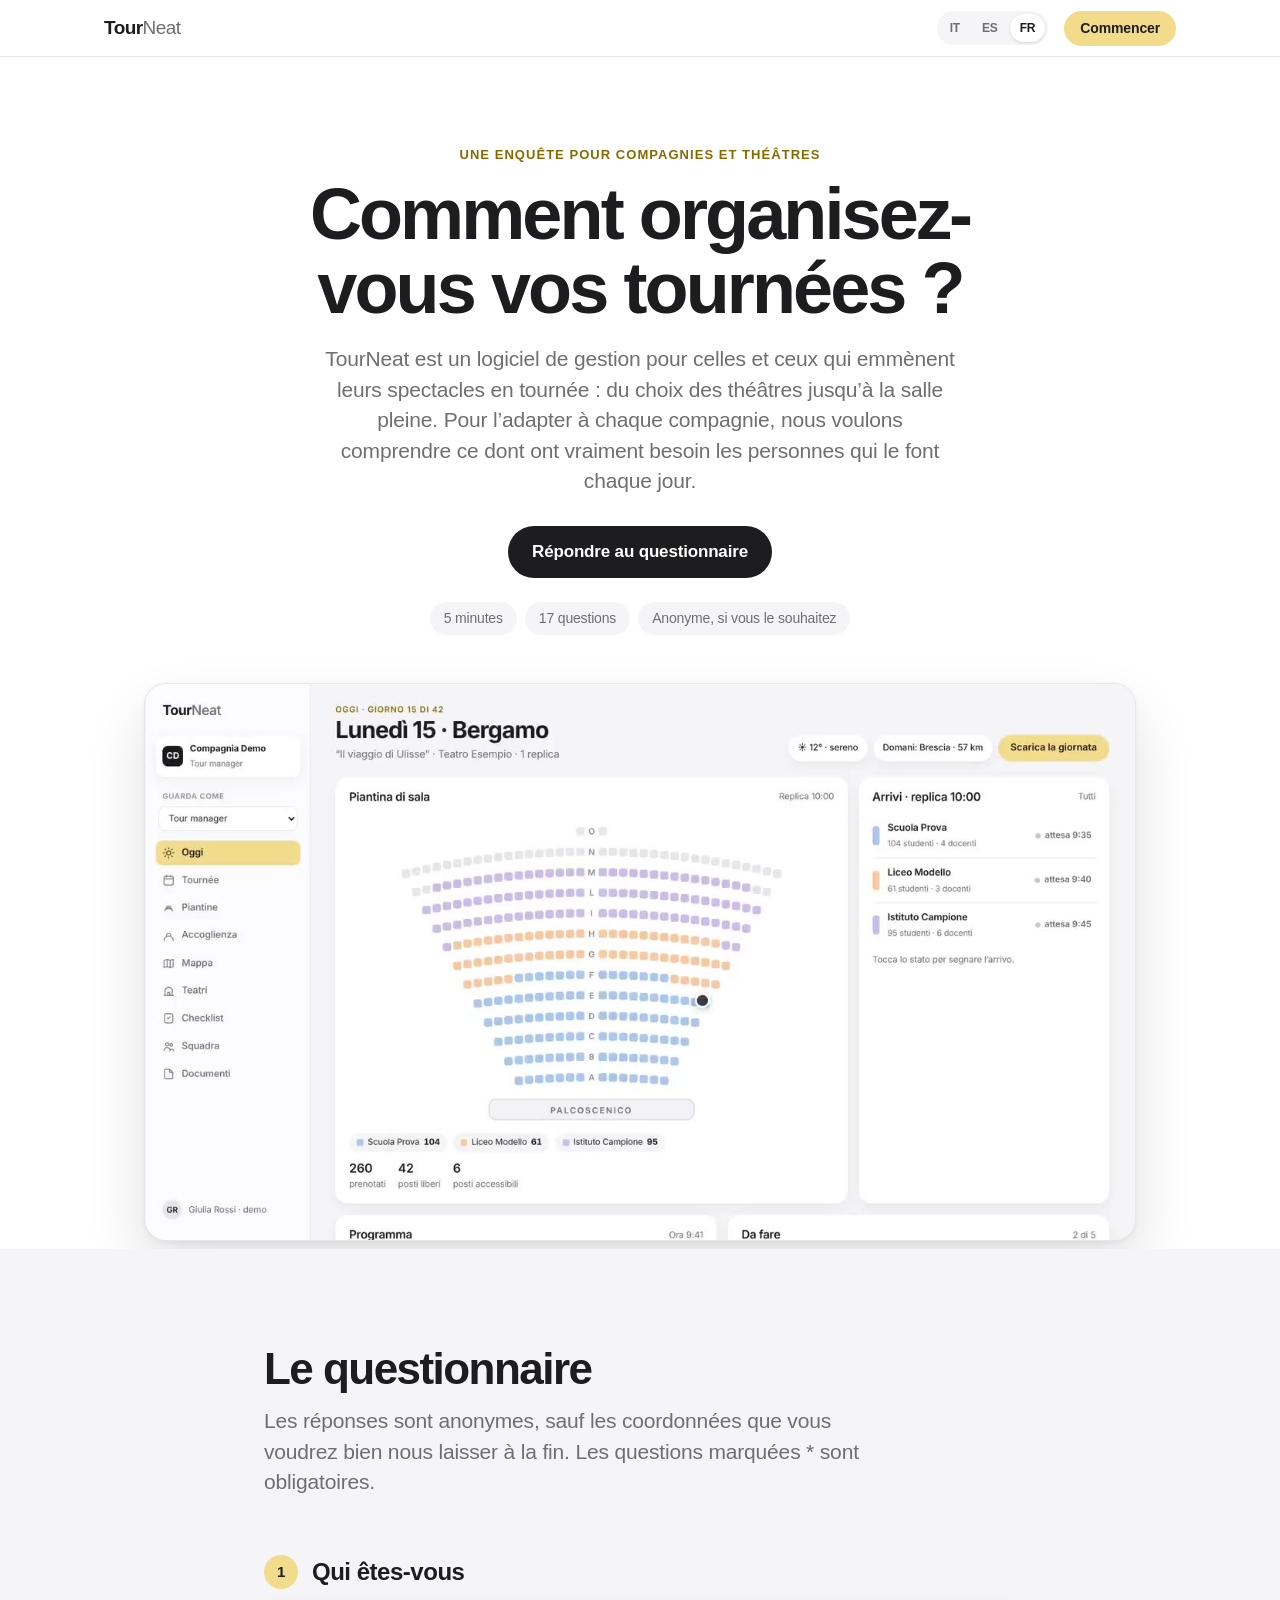
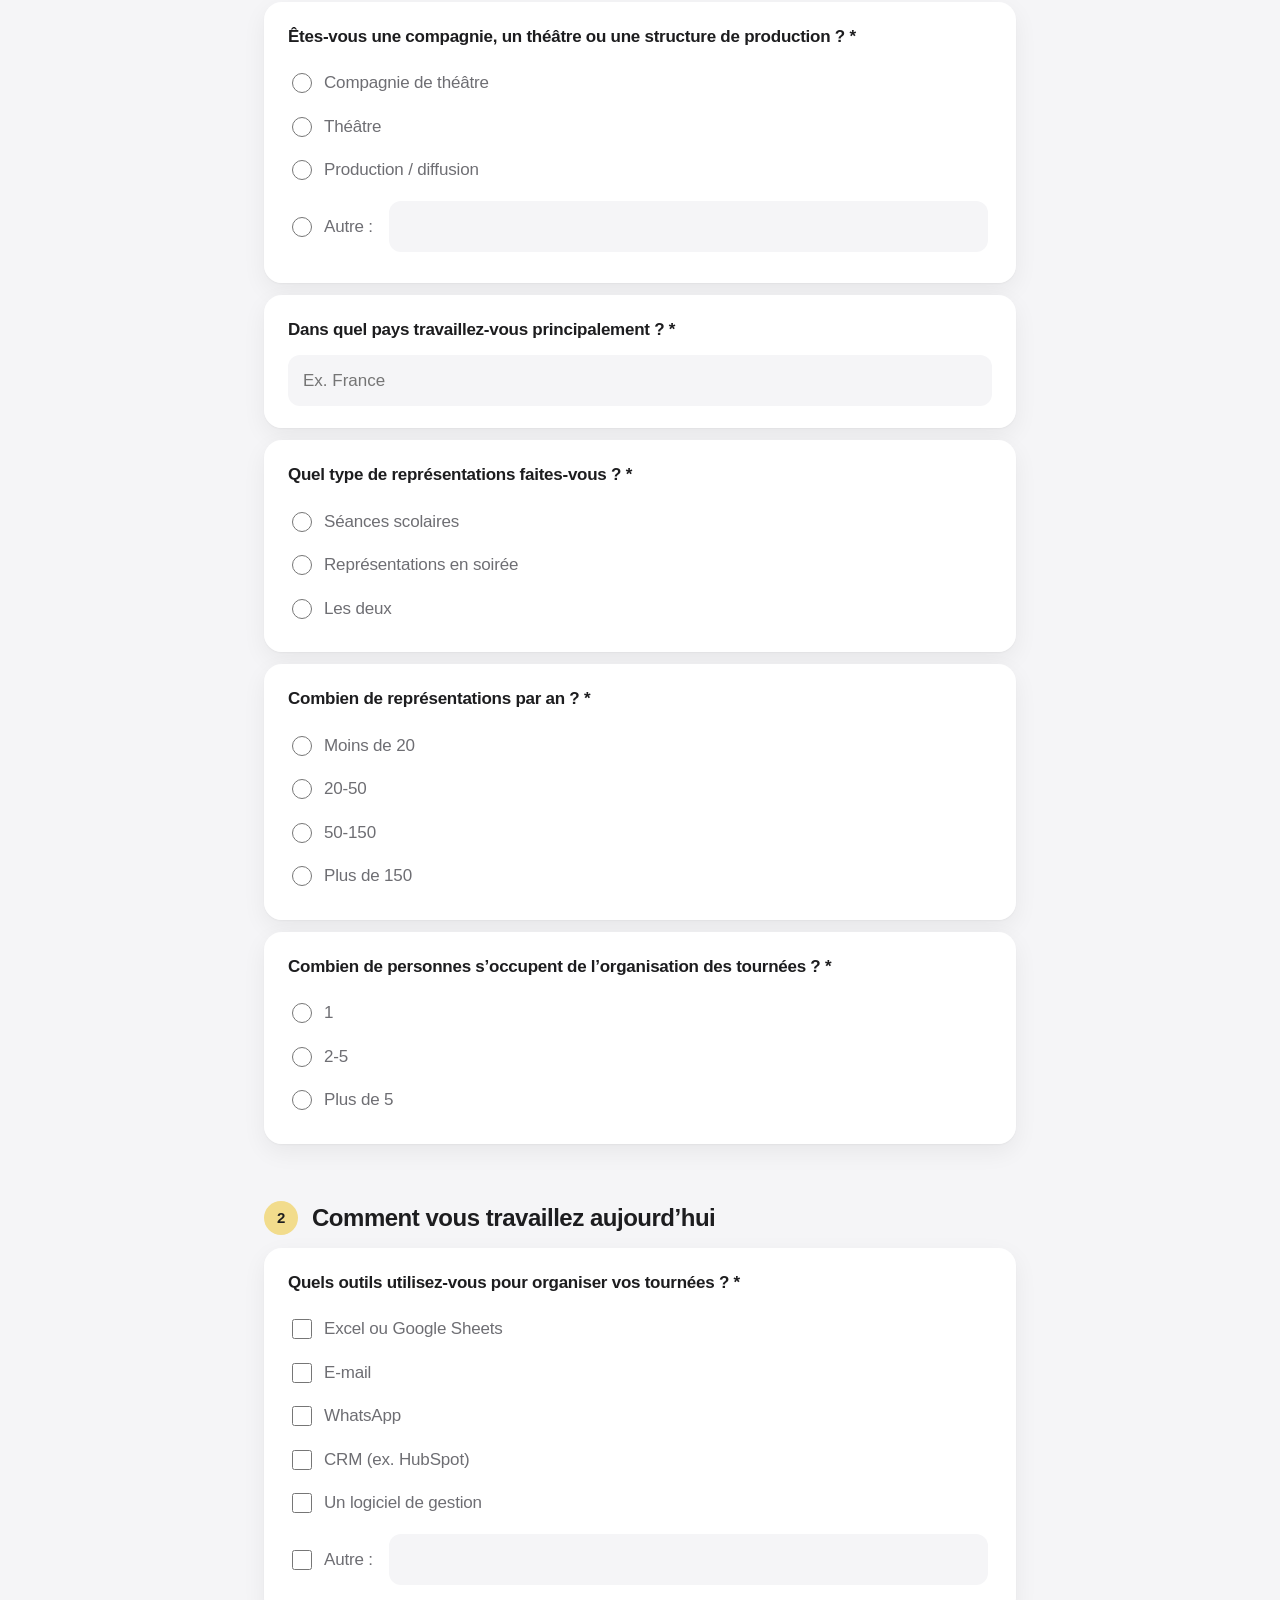
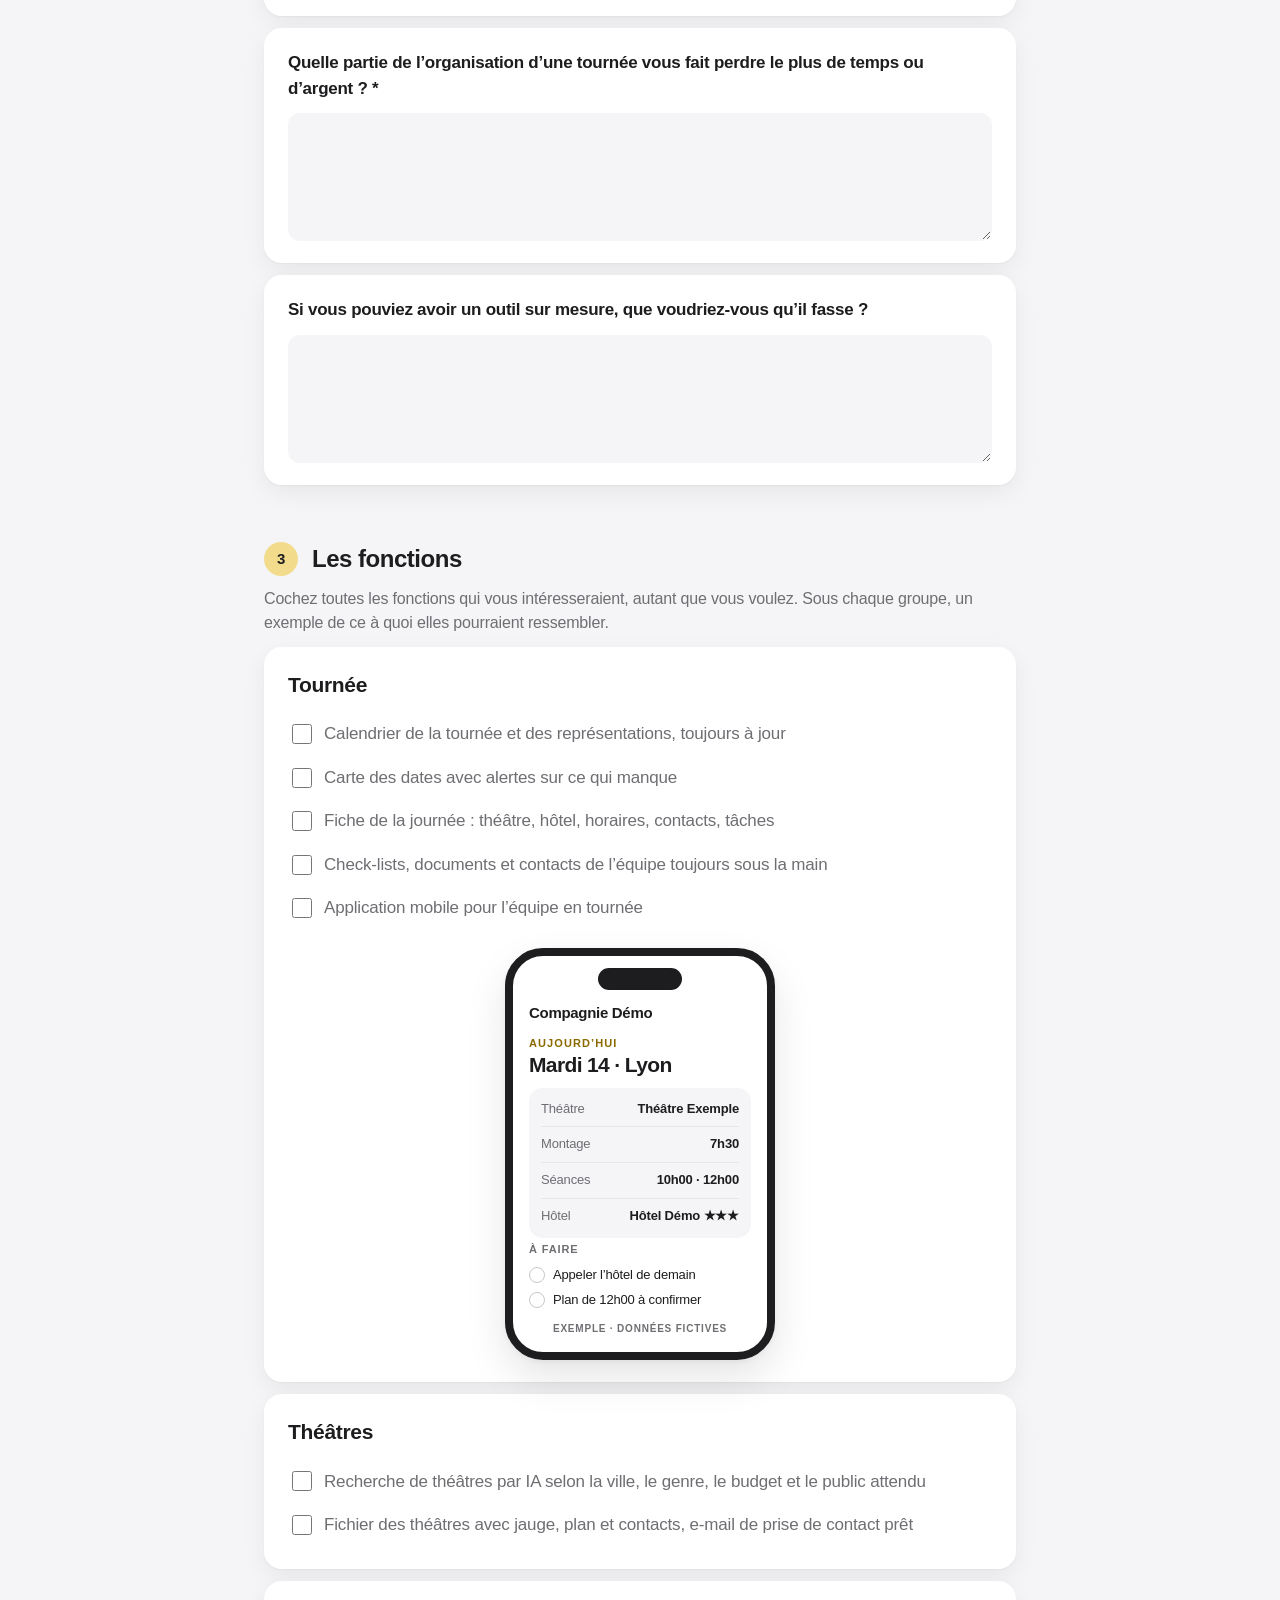
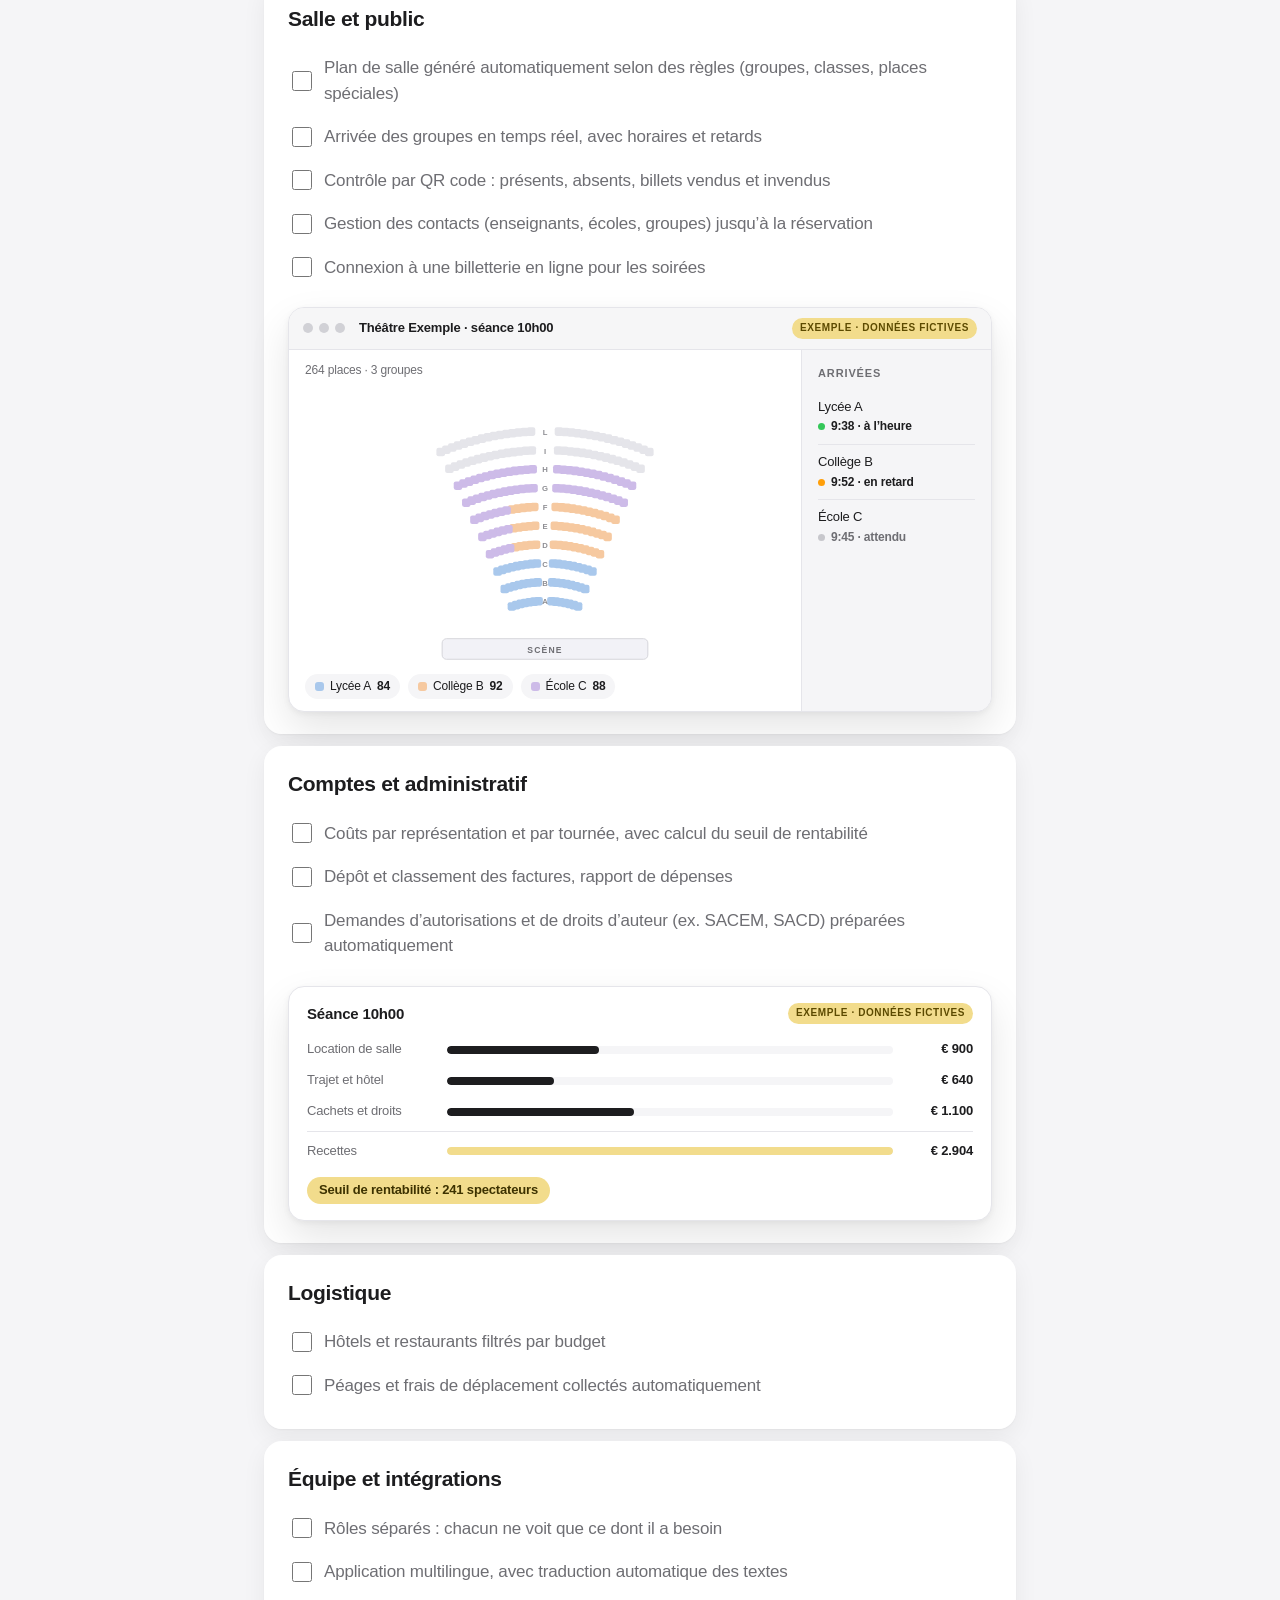
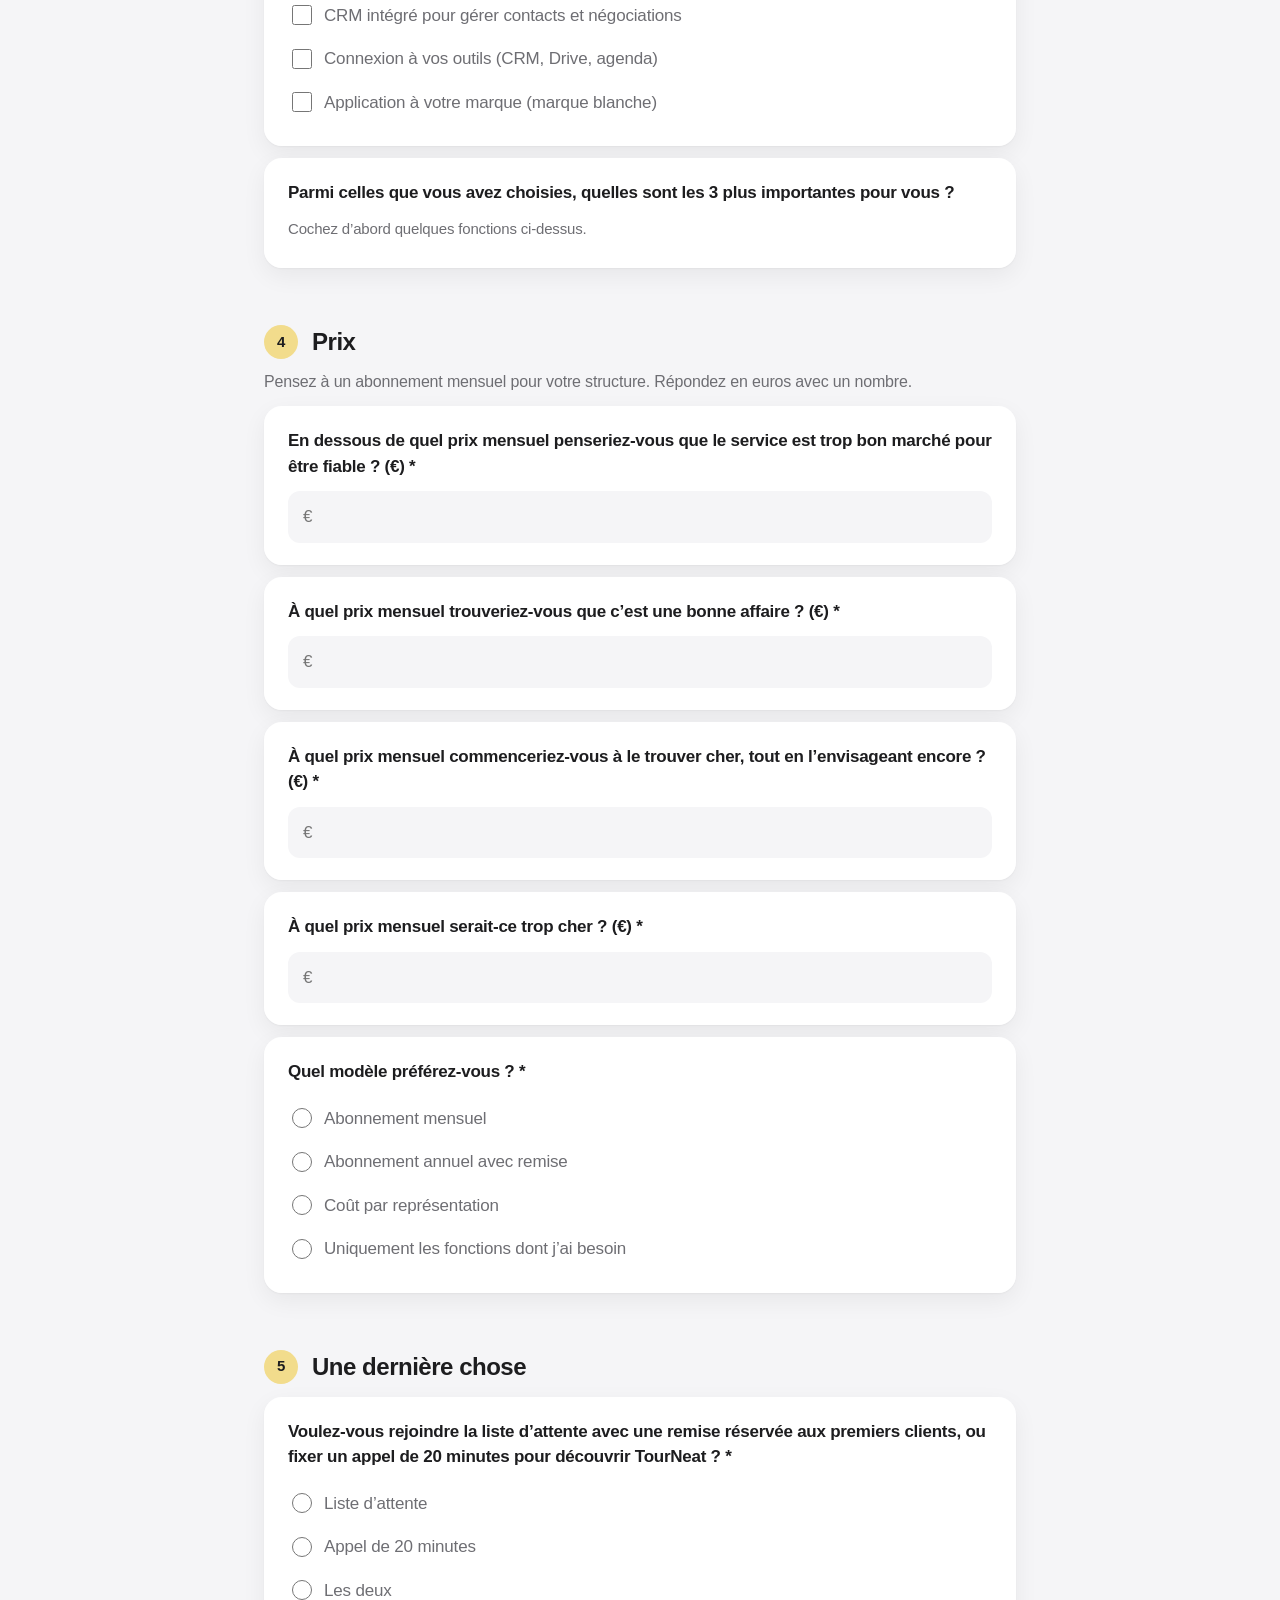
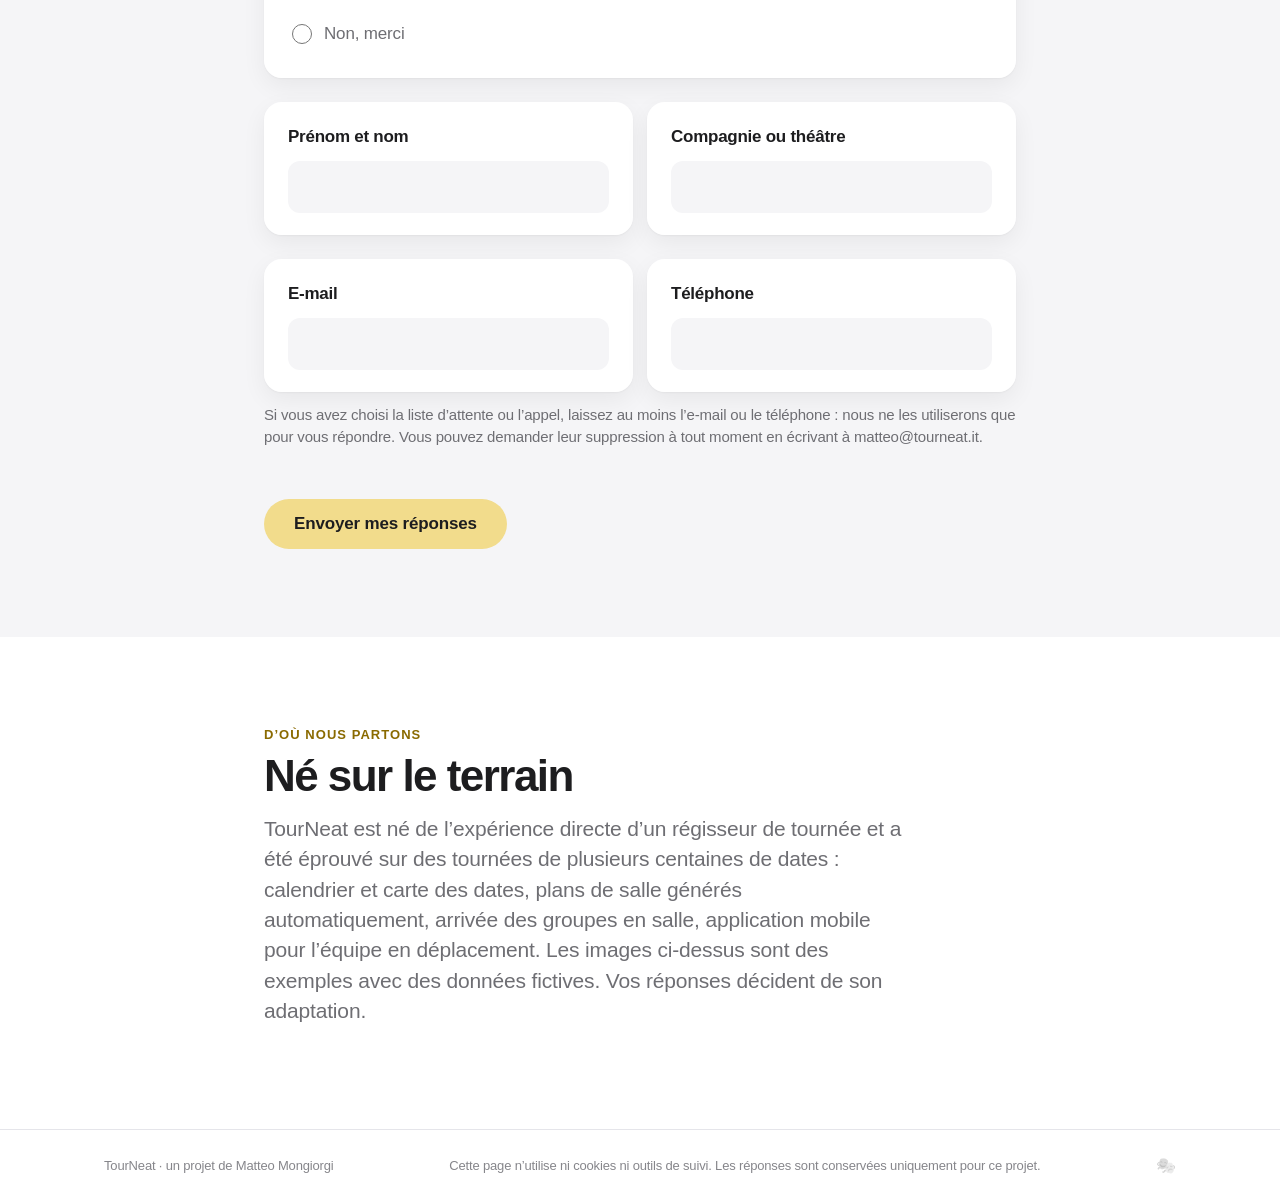
<file: fr/index.html>
<!DOCTYPE html>
<html lang="fr">
<head>
<meta charset="utf-8">
<meta name="viewport" content="width=device-width,initial-scale=1">
<meta name="referrer" content="no-referrer">
<meta http-equiv="Content-Security-Policy" content="default-src 'self'; img-src 'self' data:; style-src 'self' 'unsafe-inline'; script-src 'self'; connect-src https://script.google.com https://script.googleusercontent.com https://vtckwxiksnikyujyfjkm.supabase.co; frame-src 'none'; form-action 'none'; base-uri 'none'; object-src 'none'">
<meta name="robots" content="noindex">
<title>TourNeat – Comment organisez-vous vos tournées ?</title>
<meta name="description" content="Une courte enquête pour les compagnies et les théâtres : 5 minutes pour nous dire comment vous organisez vos tournées.">
<style>/* TourNeat · stile chiaro, bianco/nero/grigi con accento giallo paglierino; tema scuro automatico */
:root{
  --bg:#FFFFFF;--bg2:#F5F5F7;--card:#FFFFFF;--line:#E5E5EA;--line2:#D2D2D7;
  --ink:#1D1D1F;--muted:#6E6E73;--faint:#86868B;
  --straw:#F2DC8C;--straw-ink:#1D1D1F;--straw-text:#8A6A00;--straw-soft:#FBF4D9;
  --warn:#B25000;--r:18px;
  --shadow:0 1px 2px rgba(0,0,0,.04),0 8px 24px rgba(0,0,0,.06);
  --font:-apple-system,BlinkMacSystemFont,"SF Pro Text","SF Pro Display","Inter","Segoe UI",Roboto,"Helvetica Neue",Arial,sans-serif;
  color-scheme:light dark;
}
@media (prefers-color-scheme:dark){
  :root{--bg:#000000;--bg2:#111113;--card:#1C1C1E;--line:#2C2C2E;--line2:#3A3A3C;--ink:#F5F5F7;--muted:#A1A1A6;--faint:#8E8E93;
    --straw-text:#F2DC8C;--straw-soft:#2A2614;--warn:#FFB35C;--shadow:0 1px 2px rgba(0,0,0,.5),0 8px 24px rgba(0,0,0,.4)}
}
*{box-sizing:border-box}
html{scroll-behavior:smooth;-webkit-text-size-adjust:100%}
body{margin:0;background:var(--bg);color:var(--ink);font:17px/1.5 var(--font);letter-spacing:-.01em;-webkit-font-smoothing:antialiased}
img{max-width:100%;display:block}
a{color:inherit}
.wrap{max-width:1120px;margin:0 auto;padding:0 24px}
.narrow{max-width:800px}

/* barra in alto: vetro smerigliato */
header{position:sticky;top:0;z-index:5;background:color-mix(in srgb,var(--bg) 72%,transparent);-webkit-backdrop-filter:saturate(180%) blur(20px);backdrop-filter:saturate(180%) blur(20px);border-bottom:1px solid var(--line)}
header .wrap{display:flex;align-items:center;justify-content:space-between;height:56px}
.hdr{gap:16px}
.logo{font-weight:700;font-size:19px;letter-spacing:-.03em}
.logo span{color:var(--muted);font-weight:500}
.langs{display:flex;gap:2px;margin-left:auto;background:var(--bg2);border-radius:999px;padding:3px}
.langs a{font-size:12px;font-weight:600;text-decoration:none;color:var(--muted);padding:5px 10px;border-radius:999px;transition:background .2s,color .2s}
.langs a.on{color:var(--ink);background:var(--card);box-shadow:0 1px 3px rgba(0,0,0,.12)}

.btn{display:inline-block;background:var(--ink);color:var(--bg);font-weight:600;text-decoration:none;padding:13px 24px;border-radius:999px;transition:transform .15s,opacity .15s;letter-spacing:-.01em}
.btn:hover{transform:translateY(-1px);opacity:.92}
.btn.sm{padding:7px 16px;font-size:14px;background:var(--straw);color:var(--straw-ink)}

.eyebrow{font-size:13px;font-weight:600;letter-spacing:.08em;text-transform:uppercase;color:var(--straw-text)}
h1{font-size:clamp(40px,6.4vw,72px);line-height:1.04;letter-spacing:-.04em;margin:12px 0 18px;font-weight:700}
h2{font-size:clamp(30px,4vw,44px);line-height:1.08;letter-spacing:-.035em;margin:8px 0 14px;font-weight:700}
h3{font-size:21px;margin:0 0 8px;letter-spacing:-.02em;font-weight:600}
p{margin:0 0 14px}
.lead{font-size:21px;line-height:1.45;color:var(--muted);max-width:640px}
section{padding:88px 0}
.small{font-size:14px;color:var(--muted)}

.hero2{padding:88px 0 48px;text-align:center}
.hero2 .lead{margin:0 auto 30px}
.meta{display:flex;gap:8px;justify-content:center;flex-wrap:wrap;margin-top:24px}
.pill{background:var(--bg2);border-radius:999px;padding:6px 14px;color:var(--muted);font-size:14px}

/* questionario */
.qwrap{background:var(--bg2)}
.step{display:flex;align-items:center;gap:14px;margin:56px 0 10px}
.stepn{width:34px;height:34px;border-radius:50%;background:var(--straw);color:var(--straw-ink);font-weight:700;display:grid;place-items:center;flex:none;font-size:15px}
.step h3{margin:0;font-size:24px}
.q{border:0;background:var(--card);border-radius:var(--r);padding:22px 24px;margin:12px 0;box-shadow:var(--shadow)}
.q legend{font-weight:600;padding:0;float:left;width:100%;margin-bottom:12px;letter-spacing:-.015em}
.q.miss{box-shadow:0 0 0 2px var(--warn),var(--shadow)}
#q-contacts.miss input[name=email],#q-contacts.miss input[name=telefono]{border-color:var(--warn);box-shadow:0 0 0 2px var(--warn)}
.q.mod legend{font-size:21px}
.opt{display:flex;align-items:center;gap:12px;padding:9px 4px;cursor:pointer;color:var(--muted);clear:both;border-radius:10px}
.opt input[type=radio],.opt input[type=checkbox]{width:20px;height:20px;accent-color:var(--ink);flex:none;margin:0}
.opt:hover span{color:var(--ink)}
.opt input:checked+span{color:var(--ink);font-weight:500}
.q input[type=text],.q input[type=number],.q textarea{width:100%;background:var(--bg2);color:var(--ink);border:1px solid transparent;border-radius:12px;padding:12px 14px;font:inherit;clear:both;display:block;transition:border-color .2s,box-shadow .2s}
.q input:focus,.q textarea:focus{outline:none;border-color:var(--ink);box-shadow:0 0 0 4px var(--straw-soft)}
.opt .other{margin-left:4px;padding:8px 12px;flex:1;display:inline-block}
.help{color:var(--muted);font-size:15px;margin:0 0 6px;clear:both}
.help.big{font-size:16px}
.grid2{display:grid;grid-template-columns:1fr 1fr;gap:0 14px}
.hp{position:absolute;left:-9999px;width:1px;height:1px;overflow:hidden}
.q-msg{min-height:24px;margin:18px 0 8px;font-weight:600}
.q-msg.err{color:var(--warn)}
#q-send{border:0;cursor:pointer;font:600 17px var(--font);background:var(--straw);color:var(--straw-ink);padding:15px 30px}
#q-send:disabled{opacity:.6;cursor:wait}
.done{display:none;background:var(--card);border-radius:24px;padding:40px;text-align:center;margin-top:24px;box-shadow:var(--shadow)}
.done h3{font-size:30px}

.base{padding:88px 0}
.base p.small{margin-top:10px}

footer{border-top:1px solid var(--line);padding:26px 0;color:var(--faint);font-size:13px}
footer .wrap,.ftr{display:flex;flex-wrap:wrap;gap:12px;justify-content:space-between;align-items:center}
.backstage{text-decoration:none;font-size:16px;line-height:1;opacity:.3;filter:grayscale(1);transition:opacity .2s,filter .2s}
.backstage:hover,.backstage:focus-visible{opacity:1;filter:none}

/* immagini d'esempio: schermate in tema chiaro, come un dispositivo */
.mk-wrap{margin-top:18px;clear:both}
.mk{--m-bg:#FFFFFF;--m-bg2:#F5F5F7;--m-line:#E5E5EA;--m-ink:#1D1D1F;--m-muted:#6E6E73;
  background:var(--m-bg);border:1px solid var(--m-line);border-radius:16px;overflow:hidden;color:var(--m-ink);font:13px/1.45 var(--font);box-shadow:0 2px 6px rgba(0,0,0,.05),0 18px 40px rgba(0,0,0,.10)}
.mk em{font-style:normal;font-size:10px;font-weight:600;letter-spacing:.06em;text-transform:uppercase;color:#5C4A00;background:#F2DC8C;padding:3px 8px;border-radius:999px;margin-left:auto;white-space:nowrap}
.mk-bar{display:flex;align-items:center;gap:6px;padding:10px 14px;border-bottom:1px solid var(--m-line);background:rgba(245,245,247,.9)}
.mk-bar i{width:10px;height:10px;border-radius:50%;background:#D1D1D6;display:block}
.mk-bar span{margin-left:8px;font-weight:600}
.mk-body{display:grid;grid-template-columns:1fr 190px}
.mk-main{padding:12px 16px}
.mk-sub{color:var(--m-muted);font-size:12px}
.mk-svg{width:100%;height:auto;display:block;margin:6px 0}
.mk-row{fill:#8E8E93;font:600 9px var(--font);text-anchor:middle}
.mk-stage{fill:#6E6E73;font:600 10px var(--font);letter-spacing:.14em;text-anchor:middle}
.mk-legend{display:flex;flex-wrap:wrap;gap:8px}
.mk-chip{display:inline-flex;align-items:center;gap:6px;background:var(--m-bg2);border-radius:999px;padding:4px 10px;font-size:12px}
.mk-chip i{width:9px;height:9px;border-radius:3px;display:block}
.mk-side{border-left:1px solid var(--m-line);padding:12px 16px;background:var(--m-bg2)}
.mk-h{font-weight:600;font-size:11px;letter-spacing:.08em;text-transform:uppercase;color:var(--m-muted);margin:4px 0 8px}
.mk-arr{list-style:none;margin:0;padding:0}
.mk-arr li{display:flex;flex-direction:column;gap:2px;padding:8px 0;border-bottom:1px solid var(--m-line)}
.mk-arr li:last-child{border-bottom:0}
.mk-t{font-size:12px;font-weight:600}
.mk-t.ok{color:#1D1D1F}.mk-t.ok::before{content:"";display:inline-block;width:7px;height:7px;border-radius:50%;background:#34C759;margin-right:6px}
.mk-t.late{color:#1D1D1F}.mk-t.late::before{content:"";display:inline-block;width:7px;height:7px;border-radius:50%;background:#FF9F0A;margin-right:6px}
.mk-t.wait{color:var(--m-muted)}.mk-t.wait::before{content:"";display:inline-block;width:7px;height:7px;border-radius:50%;background:#C7C7CC;margin-right:6px}
.mk-phone{width:270px;max-width:100%;margin:0 auto;border-radius:38px;border:8px solid #1D1D1F;padding:12px 0 16px;position:relative}
.mk-notch{width:84px;height:22px;border-radius:12px;background:#1D1D1F;margin:0 auto 12px}
.mk-pbody{padding:0 16px}
.mk-brand{font-weight:700;font-size:15px;letter-spacing:-.02em}
.mk-eyebrow{color:#8A6A00;font-size:11px;font-weight:600;letter-spacing:.1em;text-transform:uppercase;margin-top:12px}
.mk-big{font-weight:700;font-size:21px;line-height:1.15;letter-spacing:-.03em;margin:2px 0 10px}
.mk-card{background:var(--m-bg2);border-radius:14px;padding:4px 12px}
.mk-kv{display:flex;justify-content:space-between;gap:10px;padding:8px 0;border-bottom:1px solid var(--m-line)}
.mk-kv:last-child{border-bottom:0}
.mk-kv span{color:var(--m-muted)}
.mk-todo{margin:0;padding-left:0;list-style:none}
.mk-todo li{margin:6px 0;display:flex;gap:8px;align-items:center}
.mk-todo li::before{content:"";width:14px;height:14px;border-radius:50%;border:1.5px solid #C7C7CC;flex:none}
.mk-demo{margin-top:12px;text-align:center;font-size:10px;font-weight:600;letter-spacing:.08em;text-transform:uppercase;color:var(--m-muted)}
.mk-card2{padding:16px 18px}
.mk-h2{display:flex;align-items:center;font-weight:600;font-size:15px;margin-bottom:10px}
.mk-cr{display:grid;grid-template-columns:130px 1fr 70px;gap:10px;align-items:center;padding:6px 0}
.mk-cr span{color:var(--m-muted)}
.mk-cr b{text-align:right;font-weight:600}
.mk-track{height:8px;background:var(--m-bg2);border-radius:6px;overflow:hidden}
.mk-track i{display:block;height:100%;background:#1D1D1F;border-radius:6px}
.mk-cr.tot{border-top:1px solid var(--m-line);margin-top:4px;padding-top:10px}
.mk-be{margin-top:10px;display:inline-block;background:#F2DC8C;color:#3D3200;font-weight:600;padding:4px 12px;border-radius:999px}

@media(max-width:640px){
  .grid2{grid-template-columns:1fr}
  .mk-body{grid-template-columns:1fr}.mk-side{border-left:0;border-top:1px solid var(--m-line)}
  .mk-cr{grid-template-columns:100px 1fr 62px}
  .langs a{padding:5px 8px}.hdr .btn.sm{display:none}
  .q{padding:18px}
}

/* video */
.hero-vid{max-width:1040px;padding-bottom:8px}
.hero-vid video{width:100%;aspect-ratio:16/9;display:block;border-radius:22px;background:var(--bg2);box-shadow:0 2px 6px rgba(0,0,0,.05),0 30px 60px rgba(0,0,0,.12);border:1px solid var(--line)}
.done-demo{margin-top:18px}
.done-vid{width:100%;aspect-ratio:16/9;border-radius:16px;margin-top:22px;background:var(--bg2)}
@media (prefers-reduced-motion:reduce){.hero-vid video{animation:none}}
</style>
</head>
<body data-endpoint="https://script.google.com/macros/s/AKfycbz6MOzXGAlI784LP4A6noyA_qi00LxfVts7X4kh9zdX225QjafjVvJu1teRk4eFBxe6ZA/exec" data-sb-url="https://vtckwxiksnikyujyfjkm.supabase.co" data-sb-key="sb_publishable_GH3_YhJQJYrWOLtMdJK8fQ_5o_b7oHq" data-msg="{&quot;err_req&quot;: &quot;Il manque une réponse obligatoire.&quot;, &quot;err_max3&quot;: &quot;Vous pouvez en choisir 3 au maximum.&quot;, &quot;err_net&quot;: &quot;L’envoi a échoué. Vérifiez votre connexion et réessayez.&quot;, &quot;sending&quot;: &quot;Envoi en cours…&quot;, &quot;send&quot;: &quot;Envoyer mes réponses&quot;, &quot;err_contact&quot;: &quot;Pour la liste d’attente ou l’appel, laissez au moins un e-mail ou un téléphone valides.&quot;}">
<header><div class="wrap hdr"><div class="logo">Tour<span>Neat</span></div><nav class="langs" aria-label="Lingua"><a href="../" class="" hreflang="it">IT</a><a href="../es/" class="" hreflang="es">ES</a><a href="../fr/" class="on" hreflang="fr">FR</a></nav><a class="btn sm" href="#questionario">Commencer</a></div></header>
<main>
<div class="wrap narrow hero2">
 <div class="eyebrow">Une enquête pour compagnies et théâtres</div>
 <h1>Comment organisez-vous vos tournées ?</h1>
 <p class="lead">TourNeat est un logiciel de gestion pour celles et ceux qui emmènent leurs spectacles en tournée : du choix des théâtres jusqu’à la salle pleine. Pour l’adapter à chaque compagnie, nous voulons comprendre ce dont ont vraiment besoin les personnes qui le font chaque jour.</p>
 <a class="btn" href="#questionario">Répondre au questionnaire</a>
 <div class="meta"><span class="pill">5 minutes</span><span class="pill">17 questions</span><span class="pill">Anonyme, si vous le souhaitez</span></div>
</div>
<div class="wrap hero-vid"><video src="../media/tourneat-loop.mp4" poster="../media/tourneat-loop.jpg" autoplay muted loop playsinline preload="metadata" aria-label="TourNeat en 30 secondes : journée, arrivées, calendrier et plans de salle"></video></div>
<section class="qwrap" id="questionario"><div class="wrap narrow"><h2>Le questionnaire</h2><p class="lead">Les réponses sont anonymes, sauf les coordonnées que vous voudrez bien nous laisser à la fin. Les questions marquées * sont obligatoires.</p><form id="q-form" novalidate><input type="hidden" name="lingua" value="fr"><div class="step"><div class="stepn">1</div><h3>Qui êtes-vous</h3></div><fieldset class="q" data-required><legend>Êtes-vous une compagnie, un théâtre ou une structure de production ? *</legend><label class="opt"><input type="radio" name="tipo" value="Compagnia teatrale"><span>Compagnie de théâtre</span></label><label class="opt"><input type="radio" name="tipo" value="Teatro"><span>Théâtre</span></label><label class="opt"><input type="radio" name="tipo" value="Produzione / distribuzione"><span>Production / diffusion</span></label><label class="opt"><input type="radio" name="tipo" value="Altro"><span>Autre :</span><input type="text" class="other" name="tipo_altro" maxlength="200"></label></fieldset><fieldset class="q" data-required><legend>Dans quel pays travaillez-vous principalement ? *</legend><input type="text" name="paese" maxlength="200" placeholder="Ex. France"></fieldset><fieldset class="q" data-required><legend>Quel type de représentations faites-vous ? *</legend><label class="opt"><input type="radio" name="spettacoli" value="Matinée per le scuole"><span>Séances scolaires</span></label><label class="opt"><input type="radio" name="spettacoli" value="Serali"><span>Représentations en soirée</span></label><label class="opt"><input type="radio" name="spettacoli" value="Entrambi"><span>Les deux</span></label></fieldset><fieldset class="q" data-required><legend>Combien de représentations par an ? *</legend><label class="opt"><input type="radio" name="repliche" value="Meno di 20"><span>Moins de 20</span></label><label class="opt"><input type="radio" name="repliche" value="20-50"><span>20-50</span></label><label class="opt"><input type="radio" name="repliche" value="50-150"><span>50-150</span></label><label class="opt"><input type="radio" name="repliche" value="Più di 150"><span>Plus de 150</span></label></fieldset><fieldset class="q" data-required><legend>Combien de personnes s’occupent de l’organisation des tournées ? *</legend><label class="opt"><input type="radio" name="persone" value="1"><span>1</span></label><label class="opt"><input type="radio" name="persone" value="2-5"><span>2-5</span></label><label class="opt"><input type="radio" name="persone" value="Più di 5"><span>Plus de 5</span></label></fieldset><div class="step"><div class="stepn">2</div><h3>Comment vous travaillez aujourd’hui</h3></div><fieldset class="q" data-required><legend>Quels outils utilisez-vous pour organiser vos tournées ? *</legend><label class="opt"><input type="checkbox" name="strumenti" value="Excel o Google Sheets"><span>Excel ou Google Sheets</span></label><label class="opt"><input type="checkbox" name="strumenti" value="Mail"><span>E-mail</span></label><label class="opt"><input type="checkbox" name="strumenti" value="WhatsApp"><span>WhatsApp</span></label><label class="opt"><input type="checkbox" name="strumenti" value="CRM (es. HubSpot)"><span>CRM (ex. HubSpot)</span></label><label class="opt"><input type="checkbox" name="strumenti" value="Un gestionale"><span>Un logiciel de gestion</span></label><label class="opt"><input type="checkbox" name="strumenti" value="Altro"><span>Autre :</span><input type="text" class="other" name="strumenti_altro" maxlength="200"></label></fieldset><fieldset class="q" data-required><legend>Quelle partie de l’organisation d’une tournée vous fait perdre le plus de temps ou d’argent ? *</legend><textarea name="problema" rows="4" maxlength="2000"></textarea></fieldset><fieldset class="q"><legend>Si vous pouviez avoir un outil sur mesure, que voudriez-vous qu’il fasse ?</legend><textarea name="desiderio" rows="4" maxlength="2000"></textarea></fieldset><div class="step"><div class="stepn">3</div><h3>Les fonctions</h3></div><p class="help big">Cochez toutes les fonctions qui vous intéresseraient, autant que vous voulez. Sous chaque groupe, un exemple de ce à quoi elles pourraient ressembler.</p><fieldset class="q mod"><legend>Tournée</legend><label class="opt"><input type="checkbox" name="f_tournee" value="Calendario della tournée e delle repliche, sempre aggiornato" data-feat><span>Calendrier de la tournée et des représentations, toujours à jour</span></label><label class="opt"><input type="checkbox" name="f_tournee" value="Mappa delle tappe con gli avvisi su cosa manca" data-feat><span>Carte des dates avec alertes sur ce qui manque</span></label><label class="opt"><input type="checkbox" name="f_tournee" value="Scheda della giornata: teatro, hotel, orari, contatti, cose da fare" data-feat><span>Fiche de la journée : théâtre, hôtel, horaires, contacts, tâches</span></label><label class="opt"><input type="checkbox" name="f_tournee" value="Checklist, documenti e contatti del cast sempre a portata di mano" data-feat><span>Check-lists, documents et contacts de l’équipe toujours sous la main</span></label><label class="opt"><input type="checkbox" name="f_tournee" value="App da telefono per chi è in tournée" data-feat><span>Application mobile pour l’équipe en tournée</span></label><div class="mk-wrap"><div class="mk mk-phone"><div class="mk-notch"></div><div class="mk-pbody">
<div class="mk-brand">Compagnie Démo</div><div class="mk-eyebrow">Aujourd’hui</div><div class="mk-big">Mardi 14 · Lyon</div>
<div class="mk-card"><div class="mk-kv"><span>Théâtre</span><b>Théâtre Exemple</b></div><div class="mk-kv"><span>Montage</span><b>7h30</b></div><div class="mk-kv"><span>Séances</span><b>10h00 · 12h00</b></div><div class="mk-kv"><span>Hôtel</span><b>Hôtel Démo ★★★</b></div></div><div class="mk-h">À faire</div><ul class="mk-todo"><li>Appeler l’hôtel de demain</li><li>Plan de 12h00 à confirmer</li></ul>
<div class="mk-demo">Exemple · données fictives</div></div></div></div></fieldset><fieldset class="q mod"><legend>Théâtres</legend><label class="opt"><input type="checkbox" name="f_teatri" value="Ricerca dei teatri con l’AI in base a città, genere, budget e pubblico atteso" data-feat><span>Recherche de théâtres par IA selon la ville, le genre, le budget et le public attendu</span></label><label class="opt"><input type="checkbox" name="f_teatri" value="Archivio dei teatri con capienza, piantina e contatti, mail di contatto già pronta" data-feat><span>Fichier des théâtres avec jauge, plan et contacts, e-mail de prise de contact prêt</span></label></fieldset><fieldset class="q mod"><legend>Salle et public</legend><label class="opt"><input type="checkbox" name="f_sala" value="Piantina dei posti generata in automatico secondo regole (gruppi, classi, posti speciali)" data-feat><span>Plan de salle généré automatiquement selon des règles (groupes, classes, places spéciales)</span></label><label class="opt"><input type="checkbox" name="f_sala" value="Arrivi dei gruppi in tempo reale, con orari e ritardi" data-feat><span>Arrivée des groupes en temps réel, avec horaires et retards</span></label><label class="opt"><input type="checkbox" name="f_sala" value="Check-in con QR code: presenti, assenti, biglietti venduti e invenduti" data-feat><span>Contrôle par QR code : présents, absents, billets vendus et invendus</span></label><label class="opt"><input type="checkbox" name="f_sala" value="Gestione dei contatti (docenti, scuole, gruppi) fino alla prenotazione" data-feat><span>Gestion des contacts (enseignants, écoles, groupes) jusqu’à la réservation</span></label><label class="opt"><input type="checkbox" name="f_sala" value="Collegamento con una biglietteria online per i serali" data-feat><span>Connexion à une billetterie en ligne pour les soirées</span></label><div class="mk-wrap"><div class="mk mk-desk"><div class="mk-bar"><i></i><i></i><i></i><span>Théâtre Exemple · séance 10h00</span><em>Exemple · données fictives</em></div>
<div class="mk-body"><div class="mk-main"><div class="mk-sub">264 places · 3 groupes</div><svg viewBox="0 0 560 330" class="mk-svg" role="img" aria-label="Plan de salle"><rect x="282.5" y="247.2" width="10" height="10" rx="2.5" fill="#A9C8EC"/><rect x="287.7" y="247.7" width="10" height="10" rx="2.5" fill="#A9C8EC"/><rect x="293.0" y="248.4" width="10" height="10" rx="2.5" fill="#A9C8EC"/><rect x="298.3" y="249.3" width="10" height="10" rx="2.5" fill="#A9C8EC"/><rect x="303.4" y="250.4" width="10" height="10" rx="2.5" fill="#A9C8EC"/><rect x="308.6" y="251.8" width="10" height="10" rx="2.5" fill="#A9C8EC"/><rect x="313.6" y="253.4" width="10" height="10" rx="2.5" fill="#A9C8EC"/><rect x="267.5" y="247.2" width="10" height="10" rx="2.5" fill="#A9C8EC"/><rect x="262.3" y="247.7" width="10" height="10" rx="2.5" fill="#A9C8EC"/><rect x="257.0" y="248.4" width="10" height="10" rx="2.5" fill="#A9C8EC"/><rect x="251.7" y="249.3" width="10" height="10" rx="2.5" fill="#A9C8EC"/><rect x="246.6" y="250.4" width="10" height="10" rx="2.5" fill="#A9C8EC"/><rect x="241.4" y="251.8" width="10" height="10" rx="2.5" fill="#A9C8EC"/><rect x="236.4" y="253.4" width="10" height="10" rx="2.5" fill="#A9C8EC"/><text x="280.0" y="256.0" class="mk-row">A</text><rect x="283.5" y="225.3" width="10" height="10" rx="2.5" fill="#A9C8EC"/><rect x="289.1" y="225.7" width="10" height="10" rx="2.5" fill="#A9C8EC"/><rect x="294.6" y="226.4" width="10" height="10" rx="2.5" fill="#A9C8EC"/><rect x="300.2" y="227.2" width="10" height="10" rx="2.5" fill="#A9C8EC"/><rect x="305.7" y="228.4" width="10" height="10" rx="2.5" fill="#A9C8EC"/><rect x="311.1" y="229.7" width="10" height="10" rx="2.5" fill="#A9C8EC"/><rect x="316.5" y="231.2" width="10" height="10" rx="2.5" fill="#A9C8EC"/><rect x="321.9" y="233.0" width="10" height="10" rx="2.5" fill="#A9C8EC"/><rect x="266.5" y="225.3" width="10" height="10" rx="2.5" fill="#A9C8EC"/><rect x="260.9" y="225.7" width="10" height="10" rx="2.5" fill="#A9C8EC"/><rect x="255.4" y="226.4" width="10" height="10" rx="2.5" fill="#A9C8EC"/><rect x="249.8" y="227.2" width="10" height="10" rx="2.5" fill="#A9C8EC"/><rect x="244.3" y="228.4" width="10" height="10" rx="2.5" fill="#A9C8EC"/><rect x="238.9" y="229.7" width="10" height="10" rx="2.5" fill="#A9C8EC"/><rect x="233.5" y="231.2" width="10" height="10" rx="2.5" fill="#A9C8EC"/><rect x="228.1" y="233.0" width="10" height="10" rx="2.5" fill="#A9C8EC"/><text x="280.0" y="234.0" class="mk-row">B</text><rect x="284.5" y="203.3" width="10" height="10" rx="2.5" fill="#A9C8EC"/><rect x="290.3" y="203.7" width="10" height="10" rx="2.5" fill="#A9C8EC"/><rect x="296.2" y="204.4" width="10" height="10" rx="2.5" fill="#A9C8EC"/><rect x="302.0" y="205.2" width="10" height="10" rx="2.5" fill="#A9C8EC"/><rect x="307.7" y="206.3" width="10" height="10" rx="2.5" fill="#A9C8EC"/><rect x="313.5" y="207.6" width="10" height="10" rx="2.5" fill="#A9C8EC"/><rect x="319.1" y="209.1" width="10" height="10" rx="2.5" fill="#A9C8EC"/><rect x="324.8" y="210.7" width="10" height="10" rx="2.5" fill="#A9C8EC"/><rect x="330.3" y="212.6" width="10" height="10" rx="2.5" fill="#A9C8EC"/><rect x="265.5" y="203.3" width="10" height="10" rx="2.5" fill="#A9C8EC"/><rect x="259.7" y="203.7" width="10" height="10" rx="2.5" fill="#A9C8EC"/><rect x="253.8" y="204.4" width="10" height="10" rx="2.5" fill="#A9C8EC"/><rect x="248.0" y="205.2" width="10" height="10" rx="2.5" fill="#A9C8EC"/><rect x="242.3" y="206.3" width="10" height="10" rx="2.5" fill="#A9C8EC"/><rect x="236.5" y="207.6" width="10" height="10" rx="2.5" fill="#A9C8EC"/><rect x="230.9" y="209.1" width="10" height="10" rx="2.5" fill="#A9C8EC"/><rect x="225.2" y="210.7" width="10" height="10" rx="2.5" fill="#A9C8EC"/><rect x="219.7" y="212.6" width="10" height="10" rx="2.5" fill="#A9C8EC"/><text x="280.0" y="212.0" class="mk-row">C</text><rect x="285.5" y="181.3" width="10" height="10" rx="2.5" fill="#F6C9A0"/><rect x="291.6" y="181.7" width="10" height="10" rx="2.5" fill="#F6C9A0"/><rect x="297.6" y="182.4" width="10" height="10" rx="2.5" fill="#F6C9A0"/><rect x="303.7" y="183.2" width="10" height="10" rx="2.5" fill="#F6C9A0"/><rect x="309.7" y="184.3" width="10" height="10" rx="2.5" fill="#F6C9A0"/><rect x="315.7" y="185.5" width="10" height="10" rx="2.5" fill="#F6C9A0"/><rect x="321.6" y="186.9" width="10" height="10" rx="2.5" fill="#F6C9A0"/><rect x="327.5" y="188.6" width="10" height="10" rx="2.5" fill="#F6C9A0"/><rect x="333.3" y="190.4" width="10" height="10" rx="2.5" fill="#F6C9A0"/><rect x="339.1" y="192.4" width="10" height="10" rx="2.5" fill="#F6C9A0"/><rect x="264.5" y="181.3" width="10" height="10" rx="2.5" fill="#F6C9A0"/><rect x="258.4" y="181.7" width="10" height="10" rx="2.5" fill="#F6C9A0"/><rect x="252.4" y="182.4" width="10" height="10" rx="2.5" fill="#F6C9A0"/><rect x="246.3" y="183.2" width="10" height="10" rx="2.5" fill="#F6C9A0"/><rect x="240.3" y="184.3" width="10" height="10" rx="2.5" fill="#F6C9A0"/><rect x="234.3" y="185.5" width="10" height="10" rx="2.5" fill="#CDBBE8"/><rect x="228.4" y="186.9" width="10" height="10" rx="2.5" fill="#CDBBE8"/><rect x="222.5" y="188.6" width="10" height="10" rx="2.5" fill="#CDBBE8"/><rect x="216.7" y="190.4" width="10" height="10" rx="2.5" fill="#CDBBE8"/><rect x="210.9" y="192.4" width="10" height="10" rx="2.5" fill="#CDBBE8"/><text x="280.0" y="190.0" class="mk-row">D</text><rect x="286.5" y="159.3" width="10" height="10" rx="2.5" fill="#F6C9A0"/><rect x="292.8" y="159.8" width="10" height="10" rx="2.5" fill="#F6C9A0"/><rect x="299.1" y="160.4" width="10" height="10" rx="2.5" fill="#F6C9A0"/><rect x="305.3" y="161.2" width="10" height="10" rx="2.5" fill="#F6C9A0"/><rect x="311.5" y="162.2" width="10" height="10" rx="2.5" fill="#F6C9A0"/><rect x="317.7" y="163.4" width="10" height="10" rx="2.5" fill="#F6C9A0"/><rect x="323.9" y="164.8" width="10" height="10" rx="2.5" fill="#F6C9A0"/><rect x="330.0" y="166.4" width="10" height="10" rx="2.5" fill="#F6C9A0"/><rect x="336.1" y="168.2" width="10" height="10" rx="2.5" fill="#F6C9A0"/><rect x="342.1" y="170.1" width="10" height="10" rx="2.5" fill="#F6C9A0"/><rect x="348.0" y="172.2" width="10" height="10" rx="2.5" fill="#F6C9A0"/><rect x="263.5" y="159.3" width="10" height="10" rx="2.5" fill="#F6C9A0"/><rect x="257.2" y="159.8" width="10" height="10" rx="2.5" fill="#F6C9A0"/><rect x="250.9" y="160.4" width="10" height="10" rx="2.5" fill="#F6C9A0"/><rect x="244.7" y="161.2" width="10" height="10" rx="2.5" fill="#F6C9A0"/><rect x="238.5" y="162.2" width="10" height="10" rx="2.5" fill="#F6C9A0"/><rect x="232.3" y="163.4" width="10" height="10" rx="2.5" fill="#CDBBE8"/><rect x="226.1" y="164.8" width="10" height="10" rx="2.5" fill="#CDBBE8"/><rect x="220.0" y="166.4" width="10" height="10" rx="2.5" fill="#CDBBE8"/><rect x="213.9" y="168.2" width="10" height="10" rx="2.5" fill="#CDBBE8"/><rect x="207.9" y="170.1" width="10" height="10" rx="2.5" fill="#CDBBE8"/><rect x="202.0" y="172.2" width="10" height="10" rx="2.5" fill="#CDBBE8"/><text x="280.0" y="168.0" class="mk-row">E</text><rect x="287.5" y="137.3" width="10" height="10" rx="2.5" fill="#F6C9A0"/><rect x="294.0" y="137.8" width="10" height="10" rx="2.5" fill="#F6C9A0"/><rect x="300.4" y="138.4" width="10" height="10" rx="2.5" fill="#F6C9A0"/><rect x="306.9" y="139.2" width="10" height="10" rx="2.5" fill="#F6C9A0"/><rect x="313.3" y="140.2" width="10" height="10" rx="2.5" fill="#F6C9A0"/><rect x="319.8" y="141.4" width="10" height="10" rx="2.5" fill="#F6C9A0"/><rect x="326.1" y="142.8" width="10" height="10" rx="2.5" fill="#F6C9A0"/><rect x="332.5" y="144.3" width="10" height="10" rx="2.5" fill="#F6C9A0"/><rect x="338.7" y="146.0" width="10" height="10" rx="2.5" fill="#F6C9A0"/><rect x="345.0" y="147.9" width="10" height="10" rx="2.5" fill="#F6C9A0"/><rect x="351.2" y="150.0" width="10" height="10" rx="2.5" fill="#F6C9A0"/><rect x="357.3" y="152.2" width="10" height="10" rx="2.5" fill="#F6C9A0"/><rect x="262.5" y="137.3" width="10" height="10" rx="2.5" fill="#F6C9A0"/><rect x="256.0" y="137.8" width="10" height="10" rx="2.5" fill="#F6C9A0"/><rect x="249.6" y="138.4" width="10" height="10" rx="2.5" fill="#F6C9A0"/><rect x="243.1" y="139.2" width="10" height="10" rx="2.5" fill="#F6C9A0"/><rect x="236.7" y="140.2" width="10" height="10" rx="2.5" fill="#F6C9A0"/><rect x="230.2" y="141.4" width="10" height="10" rx="2.5" fill="#CDBBE8"/><rect x="223.9" y="142.8" width="10" height="10" rx="2.5" fill="#CDBBE8"/><rect x="217.5" y="144.3" width="10" height="10" rx="2.5" fill="#CDBBE8"/><rect x="211.3" y="146.0" width="10" height="10" rx="2.5" fill="#CDBBE8"/><rect x="205.0" y="147.9" width="10" height="10" rx="2.5" fill="#CDBBE8"/><rect x="198.8" y="150.0" width="10" height="10" rx="2.5" fill="#CDBBE8"/><rect x="192.7" y="152.2" width="10" height="10" rx="2.5" fill="#CDBBE8"/><text x="280.0" y="146.0" class="mk-row">F</text><rect x="288.4" y="115.4" width="10" height="10" rx="2.5" fill="#CDBBE8"/><rect x="295.1" y="115.8" width="10" height="10" rx="2.5" fill="#CDBBE8"/><rect x="301.8" y="116.4" width="10" height="10" rx="2.5" fill="#CDBBE8"/><rect x="308.5" y="117.2" width="10" height="10" rx="2.5" fill="#CDBBE8"/><rect x="315.1" y="118.2" width="10" height="10" rx="2.5" fill="#CDBBE8"/><rect x="321.7" y="119.4" width="10" height="10" rx="2.5" fill="#CDBBE8"/><rect x="328.3" y="120.7" width="10" height="10" rx="2.5" fill="#CDBBE8"/><rect x="334.8" y="122.2" width="10" height="10" rx="2.5" fill="#CDBBE8"/><rect x="341.3" y="123.9" width="10" height="10" rx="2.5" fill="#CDBBE8"/><rect x="347.7" y="125.7" width="10" height="10" rx="2.5" fill="#CDBBE8"/><rect x="354.1" y="127.8" width="10" height="10" rx="2.5" fill="#CDBBE8"/><rect x="360.5" y="129.9" width="10" height="10" rx="2.5" fill="#CDBBE8"/><rect x="366.8" y="132.3" width="10" height="10" rx="2.5" fill="#CDBBE8"/><rect x="261.6" y="115.4" width="10" height="10" rx="2.5" fill="#CDBBE8"/><rect x="254.9" y="115.8" width="10" height="10" rx="2.5" fill="#CDBBE8"/><rect x="248.2" y="116.4" width="10" height="10" rx="2.5" fill="#CDBBE8"/><rect x="241.5" y="117.2" width="10" height="10" rx="2.5" fill="#CDBBE8"/><rect x="234.9" y="118.2" width="10" height="10" rx="2.5" fill="#CDBBE8"/><rect x="228.3" y="119.4" width="10" height="10" rx="2.5" fill="#CDBBE8"/><rect x="221.7" y="120.7" width="10" height="10" rx="2.5" fill="#CDBBE8"/><rect x="215.2" y="122.2" width="10" height="10" rx="2.5" fill="#CDBBE8"/><rect x="208.7" y="123.9" width="10" height="10" rx="2.5" fill="#CDBBE8"/><rect x="202.3" y="125.7" width="10" height="10" rx="2.5" fill="#CDBBE8"/><rect x="195.9" y="127.8" width="10" height="10" rx="2.5" fill="#CDBBE8"/><rect x="189.5" y="129.9" width="10" height="10" rx="2.5" fill="#CDBBE8"/><rect x="183.2" y="132.3" width="10" height="10" rx="2.5" fill="#CDBBE8"/><text x="280.0" y="124.0" class="mk-row">G</text><rect x="289.4" y="93.4" width="10" height="10" rx="2.5" fill="#CDBBE8"/><rect x="296.3" y="93.8" width="10" height="10" rx="2.5" fill="#CDBBE8"/><rect x="303.1" y="94.4" width="10" height="10" rx="2.5" fill="#CDBBE8"/><rect x="310.0" y="95.2" width="10" height="10" rx="2.5" fill="#CDBBE8"/><rect x="316.8" y="96.2" width="10" height="10" rx="2.5" fill="#CDBBE8"/><rect x="323.6" y="97.3" width="10" height="10" rx="2.5" fill="#CDBBE8"/><rect x="330.4" y="98.6" width="10" height="10" rx="2.5" fill="#CDBBE8"/><rect x="337.1" y="100.1" width="10" height="10" rx="2.5" fill="#CDBBE8"/><rect x="343.8" y="101.8" width="10" height="10" rx="2.5" fill="#CDBBE8"/><rect x="350.4" y="103.6" width="10" height="10" rx="2.5" fill="#CDBBE8"/><rect x="357.0" y="105.6" width="10" height="10" rx="2.5" fill="#CDBBE8"/><rect x="363.6" y="107.7" width="10" height="10" rx="2.5" fill="#CDBBE8"/><rect x="370.1" y="110.0" width="10" height="10" rx="2.5" fill="#CDBBE8"/><rect x="376.5" y="112.5" width="10" height="10" rx="2.5" fill="#CDBBE8"/><rect x="260.6" y="93.4" width="10" height="10" rx="2.5" fill="#CDBBE8"/><rect x="253.7" y="93.8" width="10" height="10" rx="2.5" fill="#CDBBE8"/><rect x="246.9" y="94.4" width="10" height="10" rx="2.5" fill="#CDBBE8"/><rect x="240.0" y="95.2" width="10" height="10" rx="2.5" fill="#CDBBE8"/><rect x="233.2" y="96.2" width="10" height="10" rx="2.5" fill="#CDBBE8"/><rect x="226.4" y="97.3" width="10" height="10" rx="2.5" fill="#CDBBE8"/><rect x="219.6" y="98.6" width="10" height="10" rx="2.5" fill="#CDBBE8"/><rect x="212.9" y="100.1" width="10" height="10" rx="2.5" fill="#CDBBE8"/><rect x="206.2" y="101.8" width="10" height="10" rx="2.5" fill="#CDBBE8"/><rect x="199.6" y="103.6" width="10" height="10" rx="2.5" fill="#CDBBE8"/><rect x="193.0" y="105.6" width="10" height="10" rx="2.5" fill="#CDBBE8"/><rect x="186.4" y="107.7" width="10" height="10" rx="2.5" fill="#CDBBE8"/><rect x="179.9" y="110.0" width="10" height="10" rx="2.5" fill="#CDBBE8"/><rect x="173.5" y="112.5" width="10" height="10" rx="2.5" fill="#CDBBE8"/><text x="280.0" y="102.0" class="mk-row">H</text><rect x="290.4" y="71.4" width="10" height="10" rx="2.5" fill="#E5E5EA"/><rect x="297.4" y="71.8" width="10" height="10" rx="2.5" fill="#E5E5EA"/><rect x="304.5" y="72.5" width="10" height="10" rx="2.5" fill="#E5E5EA"/><rect x="311.5" y="73.3" width="10" height="10" rx="2.5" fill="#E5E5EA"/><rect x="318.5" y="74.2" width="10" height="10" rx="2.5" fill="#E5E5EA"/><rect x="325.4" y="75.3" width="10" height="10" rx="2.5" fill="#E5E5EA"/><rect x="332.4" y="76.6" width="10" height="10" rx="2.5" fill="#E5E5EA"/><rect x="339.3" y="78.1" width="10" height="10" rx="2.5" fill="#E5E5EA"/><rect x="346.2" y="79.7" width="10" height="10" rx="2.5" fill="#E5E5EA"/><rect x="353.0" y="81.5" width="10" height="10" rx="2.5" fill="#E5E5EA"/><rect x="359.8" y="83.4" width="10" height="10" rx="2.5" fill="#E5E5EA"/><rect x="366.6" y="85.5" width="10" height="10" rx="2.5" fill="#E5E5EA"/><rect x="373.2" y="87.8" width="10" height="10" rx="2.5" fill="#E5E5EA"/><rect x="379.9" y="90.2" width="10" height="10" rx="2.5" fill="#E5E5EA"/><rect x="386.5" y="92.8" width="10" height="10" rx="2.5" fill="#E5E5EA"/><rect x="259.6" y="71.4" width="10" height="10" rx="2.5" fill="#E5E5EA"/><rect x="252.6" y="71.8" width="10" height="10" rx="2.5" fill="#E5E5EA"/><rect x="245.5" y="72.5" width="10" height="10" rx="2.5" fill="#E5E5EA"/><rect x="238.5" y="73.3" width="10" height="10" rx="2.5" fill="#E5E5EA"/><rect x="231.5" y="74.2" width="10" height="10" rx="2.5" fill="#E5E5EA"/><rect x="224.6" y="75.3" width="10" height="10" rx="2.5" fill="#E5E5EA"/><rect x="217.6" y="76.6" width="10" height="10" rx="2.5" fill="#E5E5EA"/><rect x="210.7" y="78.1" width="10" height="10" rx="2.5" fill="#E5E5EA"/><rect x="203.8" y="79.7" width="10" height="10" rx="2.5" fill="#E5E5EA"/><rect x="197.0" y="81.5" width="10" height="10" rx="2.5" fill="#E5E5EA"/><rect x="190.2" y="83.4" width="10" height="10" rx="2.5" fill="#E5E5EA"/><rect x="183.4" y="85.5" width="10" height="10" rx="2.5" fill="#E5E5EA"/><rect x="176.8" y="87.8" width="10" height="10" rx="2.5" fill="#E5E5EA"/><rect x="170.1" y="90.2" width="10" height="10" rx="2.5" fill="#E5E5EA"/><rect x="163.5" y="92.8" width="10" height="10" rx="2.5" fill="#E5E5EA"/><text x="280.0" y="80.0" class="mk-row">I</text><rect x="291.3" y="49.4" width="10" height="10" rx="2.5" fill="#E5E5EA"/><rect x="298.6" y="49.9" width="10" height="10" rx="2.5" fill="#E5E5EA"/><rect x="305.8" y="50.5" width="10" height="10" rx="2.5" fill="#E5E5EA"/><rect x="313.0" y="51.3" width="10" height="10" rx="2.5" fill="#E5E5EA"/><rect x="320.1" y="52.2" width="10" height="10" rx="2.5" fill="#E5E5EA"/><rect x="327.3" y="53.3" width="10" height="10" rx="2.5" fill="#E5E5EA"/><rect x="334.4" y="54.6" width="10" height="10" rx="2.5" fill="#E5E5EA"/><rect x="341.5" y="56.0" width="10" height="10" rx="2.5" fill="#E5E5EA"/><rect x="348.5" y="57.6" width="10" height="10" rx="2.5" fill="#E5E5EA"/><rect x="355.6" y="59.4" width="10" height="10" rx="2.5" fill="#E5E5EA"/><rect x="362.5" y="61.3" width="10" height="10" rx="2.5" fill="#E5E5EA"/><rect x="369.5" y="63.4" width="10" height="10" rx="2.5" fill="#E5E5EA"/><rect x="376.4" y="65.6" width="10" height="10" rx="2.5" fill="#E5E5EA"/><rect x="383.2" y="68.0" width="10" height="10" rx="2.5" fill="#E5E5EA"/><rect x="390.0" y="70.5" width="10" height="10" rx="2.5" fill="#E5E5EA"/><rect x="396.7" y="73.2" width="10" height="10" rx="2.5" fill="#E5E5EA"/><rect x="258.7" y="49.4" width="10" height="10" rx="2.5" fill="#E5E5EA"/><rect x="251.4" y="49.9" width="10" height="10" rx="2.5" fill="#E5E5EA"/><rect x="244.2" y="50.5" width="10" height="10" rx="2.5" fill="#E5E5EA"/><rect x="237.0" y="51.3" width="10" height="10" rx="2.5" fill="#E5E5EA"/><rect x="229.9" y="52.2" width="10" height="10" rx="2.5" fill="#E5E5EA"/><rect x="222.7" y="53.3" width="10" height="10" rx="2.5" fill="#E5E5EA"/><rect x="215.6" y="54.6" width="10" height="10" rx="2.5" fill="#E5E5EA"/><rect x="208.5" y="56.0" width="10" height="10" rx="2.5" fill="#E5E5EA"/><rect x="201.5" y="57.6" width="10" height="10" rx="2.5" fill="#E5E5EA"/><rect x="194.4" y="59.4" width="10" height="10" rx="2.5" fill="#E5E5EA"/><rect x="187.5" y="61.3" width="10" height="10" rx="2.5" fill="#E5E5EA"/><rect x="180.5" y="63.4" width="10" height="10" rx="2.5" fill="#E5E5EA"/><rect x="173.6" y="65.6" width="10" height="10" rx="2.5" fill="#E5E5EA"/><rect x="166.8" y="68.0" width="10" height="10" rx="2.5" fill="#E5E5EA"/><rect x="160.0" y="70.5" width="10" height="10" rx="2.5" fill="#E5E5EA"/><rect x="153.3" y="73.2" width="10" height="10" rx="2.5" fill="#E5E5EA"/><text x="280.0" y="58.0" class="mk-row">L</text><rect x="160.0" y="296" width="240" height="24" rx="5" fill="#F2F2F7" stroke="#D1D1D6"/><text x="280.0" y="312.5" class="mk-stage">SCÈNE</text></svg><div class="mk-legend"><span class="mk-chip"><i style="background:#A9C8EC"></i>Lycée A <b>84</b></span><span class="mk-chip"><i style="background:#F6C9A0"></i>Collège B <b>92</b></span><span class="mk-chip"><i style="background:#CDBBE8"></i>École C <b>88</b></span></div></div>
<aside class="mk-side"><div class="mk-h">Arrivées</div><ul class="mk-arr"><li><span>Lycée A</span><span class="mk-t ok">9:38 · à l’heure</span></li><li><span>Collège B</span><span class="mk-t late">9:52 · en retard</span></li><li><span>École C</span><span class="mk-t wait">9:45 · attendu</span></li></ul></aside></div></div></div></fieldset><fieldset class="q mod"><legend>Comptes et administratif</legend><label class="opt"><input type="checkbox" name="f_conti" value="Costi per replica e per tournée, con calcolo del break-even" data-feat><span>Coûts par représentation et par tournée, avec calcul du seuil de rentabilité</span></label><label class="opt"><input type="checkbox" name="f_conti" value="Caricamento e catalogazione delle fatture, report delle spese" data-feat><span>Dépôt et classement des factures, rapport de dépenses</span></label><label class="opt"><input type="checkbox" name="f_conti" value="Richieste di permessi e diritti d’autore (es. SIAE) preparate in automatico" data-feat><span>Demandes d’autorisations et de droits d’auteur (ex. SACEM, SACD) préparées automatiquement</span></label><div class="mk-wrap"><div class="mk mk-card2"><div class="mk-h2">Séance 10h00<em>Exemple · données fictives</em></div><div class="mk-cr"><span>Location de salle</span><div class="mk-track"><i style="width:34%"></i></div><b>€ 900</b></div><div class="mk-cr"><span>Trajet et hôtel</span><div class="mk-track"><i style="width:24%"></i></div><b>€ 640</b></div><div class="mk-cr"><span>Cachets et droits</span><div class="mk-track"><i style="width:42%"></i></div><b>€ 1.100</b></div>
<div class="mk-cr tot"><span>Recettes</span><div class="mk-track"><i style="width:100%;background:#F2DC8C"></i></div><b>€ 2.904</b></div>
<div class="mk-be">Seuil de rentabilité : 241 spectateurs</div></div></div></fieldset><fieldset class="q mod"><legend>Logistique</legend><label class="opt"><input type="checkbox" name="f_logistica" value="Hotel e ristoranti con filtro di budget" data-feat><span>Hôtels et restaurants filtrés par budget</span></label><label class="opt"><input type="checkbox" name="f_logistica" value="Pedaggi e spese di viaggio raccolti in automatico" data-feat><span>Péages et frais de déplacement collectés automatiquement</span></label></fieldset><fieldset class="q mod"><legend>Équipe et intégrations</legend><label class="opt"><input type="checkbox" name="f_squadra" value="Ruoli separati: ognuno vede solo quello che gli serve" data-feat><span>Rôles séparés : chacun ne voit que ce dont il a besoin</span></label><label class="opt"><input type="checkbox" name="f_squadra" value="App in più lingue, con traduzione automatica dei testi" data-feat><span>Application multilingue, avec traduction automatique des textes</span></label><label class="opt"><input type="checkbox" name="f_squadra" value="CRM integrato nell’app per gestire contatti e trattative" data-feat><span>CRM intégré pour gérer contacts et négociations</span></label><label class="opt"><input type="checkbox" name="f_squadra" value="Collegamento ai vostri strumenti (CRM, Drive, calendario)" data-feat><span>Connexion à vos outils (CRM, Drive, agenda)</span></label><label class="opt"><input type="checkbox" name="f_squadra" value="App con il vostro marchio (white label)" data-feat><span>Application à votre marque (marque blanche)</span></label></fieldset><fieldset class="q"><legend>Parmi celles que vous avez choisies, quelles sont les 3 plus importantes pour vous ?</legend><p class="help" id="top3-empty">Cochez d’abord quelques fonctions ci-dessus.</p><label class="opt"><input type="checkbox" name="top3" value="Calendario della tournée e delle repliche, sempre aggiornato"><span>Calendrier de la tournée et des représentations, toujours à jour</span></label><label class="opt"><input type="checkbox" name="top3" value="Mappa delle tappe con gli avvisi su cosa manca"><span>Carte des dates avec alertes sur ce qui manque</span></label><label class="opt"><input type="checkbox" name="top3" value="Scheda della giornata: teatro, hotel, orari, contatti, cose da fare"><span>Fiche de la journée : théâtre, hôtel, horaires, contacts, tâches</span></label><label class="opt"><input type="checkbox" name="top3" value="Checklist, documenti e contatti del cast sempre a portata di mano"><span>Check-lists, documents et contacts de l’équipe toujours sous la main</span></label><label class="opt"><input type="checkbox" name="top3" value="App da telefono per chi è in tournée"><span>Application mobile pour l’équipe en tournée</span></label><label class="opt"><input type="checkbox" name="top3" value="Ricerca dei teatri con l’AI in base a città, genere, budget e pubblico atteso"><span>Recherche de théâtres par IA selon la ville, le genre, le budget et le public attendu</span></label><label class="opt"><input type="checkbox" name="top3" value="Archivio dei teatri con capienza, piantina e contatti, mail di contatto già pronta"><span>Fichier des théâtres avec jauge, plan et contacts, e-mail de prise de contact prêt</span></label><label class="opt"><input type="checkbox" name="top3" value="Piantina dei posti generata in automatico secondo regole (gruppi, classi, posti speciali)"><span>Plan de salle généré automatiquement selon des règles (groupes, classes, places spéciales)</span></label><label class="opt"><input type="checkbox" name="top3" value="Arrivi dei gruppi in tempo reale, con orari e ritardi"><span>Arrivée des groupes en temps réel, avec horaires et retards</span></label><label class="opt"><input type="checkbox" name="top3" value="Check-in con QR code: presenti, assenti, biglietti venduti e invenduti"><span>Contrôle par QR code : présents, absents, billets vendus et invendus</span></label><label class="opt"><input type="checkbox" name="top3" value="Gestione dei contatti (docenti, scuole, gruppi) fino alla prenotazione"><span>Gestion des contacts (enseignants, écoles, groupes) jusqu’à la réservation</span></label><label class="opt"><input type="checkbox" name="top3" value="Collegamento con una biglietteria online per i serali"><span>Connexion à une billetterie en ligne pour les soirées</span></label><label class="opt"><input type="checkbox" name="top3" value="Costi per replica e per tournée, con calcolo del break-even"><span>Coûts par représentation et par tournée, avec calcul du seuil de rentabilité</span></label><label class="opt"><input type="checkbox" name="top3" value="Caricamento e catalogazione delle fatture, report delle spese"><span>Dépôt et classement des factures, rapport de dépenses</span></label><label class="opt"><input type="checkbox" name="top3" value="Richieste di permessi e diritti d’autore (es. SIAE) preparate in automatico"><span>Demandes d’autorisations et de droits d’auteur (ex. SACEM, SACD) préparées automatiquement</span></label><label class="opt"><input type="checkbox" name="top3" value="Hotel e ristoranti con filtro di budget"><span>Hôtels et restaurants filtrés par budget</span></label><label class="opt"><input type="checkbox" name="top3" value="Pedaggi e spese di viaggio raccolti in automatico"><span>Péages et frais de déplacement collectés automatiquement</span></label><label class="opt"><input type="checkbox" name="top3" value="Ruoli separati: ognuno vede solo quello che gli serve"><span>Rôles séparés : chacun ne voit que ce dont il a besoin</span></label><label class="opt"><input type="checkbox" name="top3" value="App in più lingue, con traduzione automatica dei testi"><span>Application multilingue, avec traduction automatique des textes</span></label><label class="opt"><input type="checkbox" name="top3" value="CRM integrato nell’app per gestire contatti e trattative"><span>CRM intégré pour gérer contacts et négociations</span></label><label class="opt"><input type="checkbox" name="top3" value="Collegamento ai vostri strumenti (CRM, Drive, calendario)"><span>Connexion à vos outils (CRM, Drive, agenda)</span></label><label class="opt"><input type="checkbox" name="top3" value="App con il vostro marchio (white label)"><span>Application à votre marque (marque blanche)</span></label></fieldset><div class="step"><div class="stepn">4</div><h3>Prix</h3></div><p class="help big">Pensez à un abonnement mensuel pour votre structure. Répondez en euros avec un nombre.</p><fieldset class="q" data-required><legend>En dessous de quel prix mensuel penseriez-vous que le service est trop bon marché pour être fiable ? (€) *</legend><input type="number" name="p_economico" min="0" step="1" inputmode="numeric" placeholder="€"></fieldset><fieldset class="q" data-required><legend>À quel prix mensuel trouveriez-vous que c’est une bonne affaire ? (€) *</legend><input type="number" name="p_affare" min="0" step="1" inputmode="numeric" placeholder="€"></fieldset><fieldset class="q" data-required><legend>À quel prix mensuel commenceriez-vous à le trouver cher, tout en l’envisageant encore ? (€) *</legend><input type="number" name="p_caro" min="0" step="1" inputmode="numeric" placeholder="€"></fieldset><fieldset class="q" data-required><legend>À quel prix mensuel serait-ce trop cher ? (€) *</legend><input type="number" name="p_troppo" min="0" step="1" inputmode="numeric" placeholder="€"></fieldset><fieldset class="q" data-required><legend>Quel modèle préférez-vous ? *</legend><label class="opt"><input type="radio" name="modello" value="Abbonamento mensile"><span>Abonnement mensuel</span></label><label class="opt"><input type="radio" name="modello" value="Abbonamento annuale scontato"><span>Abonnement annuel avec remise</span></label><label class="opt"><input type="radio" name="modello" value="Costo per replica"><span>Coût par représentation</span></label><label class="opt"><input type="radio" name="modello" value="Solo le funzioni che mi servono"><span>Uniquement les fonctions dont j’ai besoin</span></label></fieldset><div class="step"><div class="stepn">5</div><h3>Une dernière chose</h3></div><fieldset class="q" data-required><legend>Voulez-vous rejoindre la liste d’attente avec une remise réservée aux premiers clients, ou fixer un appel de 20 minutes pour découvrir TourNeat ? *</legend><label class="opt"><input type="radio" name="interesse" value="Lista d’attesa"><span>Liste d’attente</span></label><label class="opt"><input type="radio" name="interesse" value="Chiamata di 20 minuti"><span>Appel de 20 minutes</span></label><label class="opt"><input type="radio" name="interesse" value="Entrambe"><span>Les deux</span></label><label class="opt"><input type="radio" name="interesse" value="No, grazie"><span>Non, merci</span></label></fieldset><div class="grid2" id="q-contacts"><fieldset class="q"><legend>Prénom et nom</legend><input type="text" name="nome" maxlength="200" placeholder=""></fieldset><fieldset class="q"><legend>Compagnie ou théâtre</legend><input type="text" name="compagnia" maxlength="200" placeholder=""></fieldset><fieldset class="q"><legend>E-mail</legend><input type="text" name="email" maxlength="200" inputmode="email" autocomplete="email" placeholder=""></fieldset><fieldset class="q"><legend>Téléphone</legend><input type="text" name="telefono" maxlength="200" inputmode="tel" autocomplete="tel" placeholder=""></fieldset></div><p class="help">Si vous avez choisi la liste d’attente ou l’appel, laissez au moins l’e-mail ou le téléphone : nous ne les utiliserons que pour vous répondre. Vous pouvez demander leur suppression à tout moment en écrivant à matteo@tourneat.it.</p><div class="hp" aria-hidden="true"><label>Ne pas remplir<input type="text" name="website" tabindex="-1" autocomplete="off"></label></div><p id="q-msg" class="q-msg" role="status"></p><button class="btn" id="q-send" type="submit">Envoyer mes réponses</button></form><div id="q-done" class="done" tabindex="-1"><h3>Merci !</h3><p>Nous avons bien reçu vos réponses. Si vous avez demandé l’appel ou la liste d’attente, nous vous écrirons très vite.</p><p class="done-demo">En attendant, vous pouvez essayer TourNeat avec une compagnie de démonstration : données fictives, rien à installer.</p><a class="btn" href="../demo/" target="_blank" rel="noopener">Ouvrir la démo</a><p class="small">La démo est en italien.</p></div></div></section>
<section class="base"><div class="wrap narrow">
 <div class="eyebrow">D’où nous partons</div>
 <h2>Né sur le terrain</h2>
 <p class="lead">TourNeat est né de l’expérience directe d’un régisseur de tournée et a été éprouvé sur des tournées de plusieurs centaines de dates : calendrier et carte des dates, plans de salle générés automatiquement, arrivée des groupes en salle, application mobile pour l’équipe en déplacement. Les images ci-dessus sont des exemples avec des données fictives. Vos réponses décident de son adaptation.</p>
</div></section>
</main>
<footer><div class="wrap ftr"><span>TourNeat · un projet de Matteo Mongiorgi</span><span>Cette page n’utilise ni cookies ni outils de suivi. Les réponses sont conservées uniquement pour ce projet.</span><a class="backstage" href="../admin/" rel="nofollow" aria-label="Area riservata" title="">🎭</a></div></footer>
<script src="../app.js" defer></script>
</body>
</html>
</file>
<file: demo/demo.css>
:root{
  --bp-r:#B08A00;--bp-c:#8E8E93;
  --seat:#E5E5EA;--bg:#F5F5F7;--card:#FFFFFF;--side:#FBFBFD;--line:#E5E5EA;--line2:#D2D2D7;--ink:#1D1D1F;--muted:#6E6E73;--faint:#8E8E93;
  --straw:#F2DC8C;--straw-ink:#1D1D1F;--straw-text:#8A6A00;--straw-soft:#FBF4D9;
  --ok:#34C759;--late:#FF9F0A;--wait:#C7C7CC;
  --shadow:0 1px 2px rgba(0,0,0,.04),0 6px 20px rgba(0,0,0,.05);
  --font:-apple-system,BlinkMacSystemFont,"SF Pro Text","SF Pro Display","Inter","Segoe UI",Roboto,"Helvetica Neue",Arial,sans-serif;
  color-scheme:light dark;
}
@media (prefers-color-scheme:dark){
  :root{--seat:#3A3A3C;--bg:#000;--card:#1C1C1E;--side:#0E0E10;--line:#2C2C2E;--line2:#3A3A3C;--ink:#F5F5F7;--muted:#A1A1A6;--faint:#8E8E93;
    --straw-text:#F2DC8C;--straw-soft:#2A2614;--wait:#48484A;--shadow:none}
  .stage{fill:#2C2C2E!important;stroke:#3A3A3C!important}
}
*{box-sizing:border-box}
html,body{margin:0;height:100%}
body{background:var(--bg);color:var(--ink);font:15px/1.45 var(--font);letter-spacing:-.01em;-webkit-font-smoothing:antialiased}
button{font:inherit;color:inherit;cursor:pointer}

.shell{display:grid;grid-template-columns:240px 1fr;min-height:100%}

/* barra laterale */
.side{background:var(--side);border-right:1px solid var(--line);padding:20px 14px;position:sticky;top:0;height:100vh;display:flex;flex-direction:column;gap:4px}
.brand{font-weight:700;font-size:20px;letter-spacing:-.03em;padding:4px 10px 18px}
.brand span{color:var(--muted);font-weight:500}
.co{display:flex;align-items:center;gap:10px;padding:10px;margin-bottom:12px;border-radius:12px;background:var(--card);box-shadow:var(--shadow)}
.co i{width:30px;height:30px;border-radius:8px;background:var(--ink);color:var(--card);display:grid;place-items:center;font-style:normal;font-weight:700;font-size:13px}
.co b{display:block;font-size:13px}.co small{color:var(--muted);font-size:12px}
.nav{display:flex;align-items:center;gap:10px;padding:8px 10px;border-radius:10px;color:var(--muted);text-decoration:none;font-size:14px;font-weight:500;border:0;background:none;width:100%;text-align:left}
.nav svg{width:18px;height:18px;flex:none;stroke:currentColor;fill:none;stroke-width:1.6;stroke-linecap:round;stroke-linejoin:round}
.nav:hover{background:rgba(127,127,127,.08);color:var(--ink)}
.nav.on{background:var(--straw);color:var(--straw-ink);font-weight:600}
.side .sp{flex:1}
.me{display:flex;align-items:center;gap:10px;padding:10px;font-size:13px;color:var(--muted)}
.me i{width:28px;height:28px;border-radius:50%;background:var(--line);display:grid;place-items:center;font-style:normal;font-weight:600;color:var(--ink);font-size:12px}

/* contenuto */
main{padding:28px 36px 48px;max-width:1240px;width:100%}
.top{display:flex;align-items:flex-end;justify-content:space-between;gap:16px;margin-bottom:22px;flex-wrap:wrap}
.eyebrow{font-size:12px;font-weight:600;letter-spacing:.08em;text-transform:uppercase;color:var(--straw-text)}
h1{font-size:34px;line-height:1.1;letter-spacing:-.035em;margin:4px 0 0;font-weight:700}
.sub{color:var(--muted);margin-top:4px}
.chips{display:flex;gap:8px;flex-wrap:wrap}
.chip{display:inline-flex;align-items:center;gap:6px;background:var(--card);border-radius:999px;padding:7px 14px;font-size:13px;font-weight:500;box-shadow:var(--shadow)}
.btn{border:0;border-radius:999px;padding:9px 18px;font-weight:600;font-size:14px;background:var(--ink);color:var(--card)}
.btn.y{background:var(--straw);color:var(--straw-ink)}

.grid{display:grid;grid-template-columns:repeat(12,1fr);gap:16px}
.card{background:var(--card);border-radius:18px;padding:18px 20px;box-shadow:var(--shadow)}
.c8{grid-column:span 8}.c4{grid-column:span 4}.c6{grid-column:span 6}.c12{grid-column:span 12}
.ch{display:flex;align-items:center;justify-content:space-between;gap:10px;margin-bottom:12px}
.ch h2{font-size:17px;margin:0;letter-spacing:-.02em;font-weight:600}
.ch a,.ch .lnk{font-size:13px;color:var(--muted);text-decoration:none;background:none;border:0;padding:0}
.ch a:hover{color:var(--ink)}

/* programma */
.tl{list-style:none;margin:0;padding:0;position:relative}
.tl li{display:grid;grid-template-columns:64px 18px 1fr auto;align-items:center;gap:10px;padding:9px 0}
.tl time{font-variant-numeric:tabular-nums;font-weight:600}
.tl .dot{width:10px;height:10px;border-radius:50%;border:2px solid var(--line2);background:var(--card);justify-self:center;position:relative;z-index:1}
.tl li.done .dot{background:var(--ink);border-color:var(--ink)}
.tl li.now .dot{background:var(--straw);border-color:var(--straw);box-shadow:0 0 0 5px var(--straw-soft)}
.tl li.done{color:var(--muted)}
.tl::before{content:"";position:absolute;left:83px;top:16px;bottom:16px;width:2px;background:var(--line)}
.tag{font-size:12px;color:var(--muted);background:var(--bg);border-radius:999px;padding:3px 10px;white-space:nowrap}
.tag.y{background:var(--straw);color:var(--straw-ink);font-weight:600}

/* piantina */
.seg{display:inline-flex;background:var(--bg);border-radius:999px;padding:3px}
.seg button{border:0;background:none;padding:5px 12px;border-radius:999px;font-size:13px;color:var(--muted)}
.seg button.on{background:var(--card);color:var(--ink);font-weight:600;box-shadow:0 1px 3px rgba(0,0,0,.12)}
.map svg{width:100%;height:auto;display:block}
.rw{fill:var(--faint);font:600 9px var(--font);text-anchor:middle}
.stage{fill:#F2F2F7;stroke:#D1D1D6}
.st{fill:var(--muted);font:600 9px var(--font);letter-spacing:.16em;text-anchor:middle}
.legend{display:flex;flex-wrap:wrap;gap:8px;margin-top:8px}
.lg{display:inline-flex;align-items:center;gap:6px;background:var(--bg);border-radius:999px;padding:5px 11px;font-size:12.5px}
.lg i{width:10px;height:10px;border-radius:3px}
.lg b{font-variant-numeric:tabular-nums}
.stats{display:flex;gap:18px;margin-top:12px;color:var(--muted);font-size:13px}
.stats b{color:var(--ink);font-size:18px;display:block;font-weight:600}

/* arrivi */
.arr{list-style:none;margin:0;padding:0}
.arr li{display:flex;align-items:center;gap:12px;padding:11px 0;border-bottom:1px solid var(--line)}
.arr li:last-child{border-bottom:0}
.sw{width:10px;height:28px;border-radius:4px;flex:none}
.arr .nm{flex:1;min-width:0}
.arr .nm b{display:block;font-weight:600;font-size:14px;white-space:nowrap;overflow:hidden;text-overflow:ellipsis}
.arr .nm small{color:var(--muted);font-size:12px}
.st2{font-size:12.5px;font-weight:600;display:inline-flex;align-items:center;gap:6px;white-space:nowrap}
.st2::before{content:"";width:8px;height:8px;border-radius:50%;background:var(--wait)}
.st2.ok::before{background:var(--ok)}.st2.late::before{background:var(--late)}
.st2.wait{color:var(--muted)}

/* elenco chiave/valore */
.kv{display:flex;justify-content:space-between;gap:12px;padding:9px 0;border-bottom:1px solid var(--line);font-size:14px}
.kv:last-child{border-bottom:0}
.kv span{color:var(--muted)}
.kv b{font-weight:500;text-align:right}

/* da fare */
.todo{list-style:none;margin:0;padding:0}
.todo li{display:flex;align-items:center;gap:12px;padding:9px 0;font-size:14px}
.ck{width:20px;height:20px;border-radius:50%;border:1.5px solid var(--line2);flex:none;display:grid;place-items:center}
.todo li.done{color:var(--muted);text-decoration:line-through}
.todo li.done .ck{background:var(--ink);border-color:var(--ink)}
.todo li.done .ck::after{content:"";width:8px;height:4px;border:2px solid var(--card);border-top:0;border-right:0;transform:rotate(-45deg) translate(1px,-1px)}

.near{display:grid;grid-template-columns:repeat(3,1fr);gap:10px}
.pl{background:var(--bg);border-radius:14px;padding:12px}
.pl b{display:block;font-size:14px;font-weight:600}
.pl small{color:var(--muted);font-size:12px}

.demo{position:fixed;right:16px;bottom:16px;background:var(--straw);color:var(--straw-ink);font-size:11px;font-weight:700;letter-spacing:.06em;text-transform:uppercase;padding:7px 12px;border-radius:999px;box-shadow:var(--shadow);z-index:20}

/* barra in basso (telefono) */
.tabbar{display:none}

@media(max-width:1100px){.c8,.c4{grid-column:span 12}.c6{grid-column:span 6}}
@media(max-width:780px){
  .shell{grid-template-columns:1fr}
  .side{display:none}
  main{padding:18px 16px 110px}
  h1{font-size:28px}
  .c6{grid-column:span 12}
  .near{grid-template-columns:1fr}
  .top .chips{width:100%}
  .tabbar{display:flex;position:fixed;left:0;right:0;bottom:0;z-index:10;justify-content:space-around;padding:8px 6px calc(8px + env(safe-area-inset-bottom));
    background:color-mix(in srgb,var(--card) 78%,transparent);-webkit-backdrop-filter:saturate(180%) blur(20px);backdrop-filter:saturate(180%) blur(20px);border-top:1px solid var(--line)}
  .tabbar button{border:0;background:none;display:flex;flex-direction:column;align-items:center;gap:3px;font-size:10.5px;color:var(--faint);padding:4px 8px;border-radius:10px}
  .tabbar svg{width:22px;height:22px;stroke:currentColor;fill:none;stroke-width:1.6;stroke-linecap:round;stroke-linejoin:round}
  .tabbar button.on{color:var(--ink)}
  .tabbar button.on svg{stroke:var(--ink)}
  .tabbar button.on span{font-weight:600}
  .tabbar button.on::after{content:"";width:18px;height:3px;border-radius:2px;background:var(--straw);margin-top:1px}
  .demo{bottom:84px}
}

/* --- aggiunte app demo --- */
.view{animation:fade .25s ease}
@keyframes fade{from{opacity:0;transform:translateY(4px)}to{opacity:1;transform:none}}
@media (prefers-reduced-motion:reduce){.view{animation:none}}
.role{display:flex;flex-direction:column;gap:6px;margin:4px 0 10px}
.role label{font-size:11px;color:var(--faint);padding:0 10px;text-transform:uppercase;letter-spacing:.06em;font-weight:600}
.role select{margin:0 4px;font:inherit;font-size:13px;padding:8px 10px;border-radius:10px;border:1px solid var(--line);background:var(--card);color:var(--ink)}
.list{list-style:none;margin:0;padding:0}
.row{display:flex;align-items:center;gap:14px;padding:12px 4px;border-bottom:1px solid var(--line);cursor:pointer;border-radius:10px}
.row:last-child{border-bottom:0}
.row:hover{background:rgba(127,127,127,.06)}
.row .d{width:48px;text-align:center;flex:none}
.row .d b{display:block;font-size:20px;line-height:1;font-weight:700;letter-spacing:-.03em}
.row .d small{font-size:11px;color:var(--muted);text-transform:uppercase}
.row .m{flex:1;min-width:0}
.row .m b{display:block;font-weight:600}
.row .m small{color:var(--muted);font-size:13px}
.row.off{opacity:.55;cursor:default}
.row.today{background:var(--straw-soft)}
.cal{display:grid;grid-template-columns:repeat(7,minmax(0,1fr));gap:6px}
.cal .h{font-size:11px;color:var(--faint);text-align:center;font-weight:600;text-transform:uppercase;padding-bottom:4px}
.cell{background:var(--card);border-radius:12px;min-height:84px;padding:8px;box-shadow:var(--shadow);cursor:pointer;display:flex;flex-direction:column;gap:2px;border:0;text-align:left}
.cell b{font-size:13px}
.cell small{font-size:11.5px;color:var(--muted);white-space:nowrap;overflow:hidden;text-overflow:ellipsis}
.cell.off{background:transparent;box-shadow:none;cursor:default}
.cell.today{outline:2px solid var(--straw)}
.cell .rep{margin-top:auto;font-size:11px;background:var(--bg);border-radius:999px;padding:2px 8px;align-self:flex-start}
.mapbig svg{width:100%;height:auto;display:block}
.route{fill:none;stroke:var(--ink);stroke-width:1.5;stroke-dasharray:4 4;opacity:.5}
.pin{fill:var(--card);stroke:var(--ink);stroke-width:1.5}
.pin.now{fill:var(--straw);stroke:var(--ink)}
.pinl{font:600 11px var(--font);fill:var(--ink)}
.coast{fill:var(--bg);stroke:var(--line2);stroke-width:1}
.cards{display:grid;grid-template-columns:repeat(auto-fill,minmax(250px,1fr));gap:14px}
.tcard{background:var(--card);border-radius:18px;padding:16px 18px;box-shadow:var(--shadow);cursor:pointer;border:0;text-align:left}
.tcard h3{margin:0 0 2px;font-size:16px;letter-spacing:-.02em}
.tcard small{color:var(--muted)}
.tcard .num{display:flex;gap:16px;margin-top:12px;font-size:12px;color:var(--muted)}
.tcard .num b{display:block;font-size:18px;color:var(--ink)}
.badge{display:inline-flex;align-items:center;gap:6px;font-size:12px;font-weight:600;padding:3px 10px;border-radius:999px;background:var(--bg)}
.badge.ok::before,.badge.warn::before,.badge.bad::before{content:"";width:7px;height:7px;border-radius:50%}
.badge.ok::before{background:var(--ok)}.badge.warn::before{background:var(--late)}.badge.bad::before{background:#FF453A}
.tbl{width:100%;border-collapse:collapse;font-size:14px}
.tbl th{text-align:left;font-size:11px;letter-spacing:.06em;text-transform:uppercase;color:var(--faint);font-weight:600;padding:8px 6px;border-bottom:1px solid var(--line)}
.tbl td{padding:11px 6px;border-bottom:1px solid var(--line)}
.tbl tr:last-child td{border-bottom:0}
.av{width:30px;height:30px;border-radius:50%;background:var(--bg);display:inline-grid;place-items:center;font-size:11px;font-weight:600;margin-right:8px;vertical-align:middle}
.toggle{border:0;border-radius:999px;padding:7px 14px;font-size:13px;font-weight:600;background:var(--bg);color:var(--ink)}
.toggle.on{background:var(--ink);color:var(--card)}
.back{border:0;background:none;color:var(--muted);font-size:14px;padding:0;margin-bottom:8px}
.back:hover{color:var(--ink)}
.empty{color:var(--muted);text-align:center;padding:30px 0}
.phonewrap{display:grid;place-items:center;padding:10px 0 30px}
.phone{width:340px;max-width:100%;border:10px solid #1D1D1F;border-radius:48px;background:var(--bg);overflow:hidden;box-shadow:0 30px 60px rgba(0,0,0,.18)}
.phone .isl{width:110px;height:30px;border-radius:16px;background:#1D1D1F;margin:10px auto 6px}
.phone .ps{padding:6px 16px 18px;max-height:640px;overflow:auto}
.note{font-size:13px;color:var(--muted);margin-top:10px}
@media(max-width:780px){.cal{gap:4px}.cell{min-height:64px;padding:6px}.cell small{display:none}.tbl .hide{display:none}}

a.nav{text-decoration:none}
.tabbar a{text-decoration:none;display:flex;flex-direction:column;align-items:center;gap:3px;font-size:10.5px;color:var(--faint);padding:4px 8px;border-radius:10px}
.tabbar a svg{width:22px;height:22px;stroke:currentColor;fill:none;stroke-width:1.6;stroke-linecap:round;stroke-linejoin:round}
.tabbar a.on{color:var(--ink)}
.tabbar a.on span{font-weight:600}
.tabbar a.on::after{content:"";width:18px;height:3px;border-radius:2px;background:var(--straw);margin-top:1px}
.toast{position:fixed;left:50%;bottom:24px;transform:translateX(-50%);background:var(--ink);color:var(--card);font-weight:600;font-size:14px;padding:10px 18px;border-radius:999px;z-index:40;margin:0;box-shadow:var(--shadow)}
.toast[hidden]{display:none}
@media(max-width:780px){
  body.menu-open .side{display:flex;position:fixed;top:0;bottom:0;left:0;width:min(300px,86vw);z-index:30;box-shadow:0 0 0 100vmax rgba(0,0,0,.35);overflow:auto}
  .toast{bottom:96px}
}

/* calendario stile agenda */
.gc{background:var(--card);border-radius:18px;box-shadow:var(--shadow);overflow:hidden}
.gc-h{display:flex;align-items:center;gap:16px;padding:14px 18px;border-bottom:1px solid var(--line);flex-wrap:wrap}
.gc-t{font-size:20px;font-weight:600;letter-spacing:-.02em;min-width:90px}
.gc-nav{display:flex;gap:4px}
.gc-nav button{border:1px solid var(--line);background:var(--card);border-radius:999px;min-width:34px;height:32px;padding:0 12px;font-size:14px;font-weight:500}
.gc-nav button:disabled{opacity:.35;cursor:default}
.gc-leg{margin-left:auto;display:flex;gap:14px;font-size:12.5px;color:var(--muted);flex-wrap:wrap}
.gc-leg span{display:inline-flex;align-items:center;gap:6px}
.gc-leg i{width:10px;height:10px;border-radius:3px}
.gc-g{display:grid;grid-template-columns:repeat(7,minmax(0,1fr));background:var(--line);gap:1px}
.gc-wd{background:var(--card);font-size:11px;font-weight:600;text-transform:uppercase;letter-spacing:.06em;color:var(--faint);text-align:center;padding:8px 0}
.gc-c{background:var(--card);min-height:108px;padding:6px 6px 8px;display:flex;flex-direction:column;gap:3px}
.gc-c.wk{background:color-mix(in srgb,var(--card) 92%,var(--bg))}
.gc-c.out .gc-n{color:var(--line2)}
.gc-n{font-size:12px;font-weight:600;color:var(--muted);width:24px;height:24px;display:grid;place-items:center;border-radius:50%;margin:0 auto 2px}
.gc-c.today .gc-n{background:var(--straw);color:var(--straw-ink)}
.ev{border:0;border-radius:6px;padding:3px 7px;font-size:12px;text-align:left;white-space:nowrap;overflow:hidden;text-overflow:ellipsis;color:#1D1D1F;width:100%}
.ev b{font-weight:600}
.ev:hover{filter:brightness(.96)}
.ev0,.gc-leg i.ev0{background:#D6E6F7}
.ev1,.gc-leg i.ev1{background:#E6DCF4}
@media(max-width:780px){.gc-c{min-height:70px;padding:4px 2px}.ev{font-size:10px;padding:2px 4px}.ev b{display:none}.gc-leg{display:none}}
@media(max-width:780px){.demo{top:calc(8px + env(safe-area-inset-top));bottom:auto;right:8px;font-size:9.5px;padding:5px 10px}}

/* business plan */
.bp-kpi{display:grid;grid-template-columns:repeat(4,1fr);gap:16px;margin-bottom:16px}
.bp-kpi small{color:var(--muted);font-size:12.5px}
.bp-n{font-size:28px;font-weight:700;letter-spacing:-.03em;line-height:1.2;margin:2px 0;font-variant-numeric:tabular-nums}
.pos{color:#248A3D}.neg{color:#D70015}
.bp-ctl{display:block;margin:0 0 14px}
.bp-ctl>span{display:flex;justify-content:space-between;align-items:baseline;font-size:13.5px;color:var(--muted);margin-bottom:6px}
.bp-ctl>span b{color:var(--ink);font-weight:600;font-variant-numeric:tabular-nums}
.bp-ctl input[type=range]{-webkit-appearance:none;appearance:none;width:100%;height:22px;margin:0;background:transparent}
.bp-ctl input[type=range]::-webkit-slider-runnable-track{height:4px;border-radius:2px;background:linear-gradient(90deg,var(--straw) var(--p,50%),var(--line) var(--p,50%))}
.bp-ctl input[type=range]::-moz-range-track{height:4px;border-radius:2px;background:var(--line)}
.bp-ctl input[type=range]::-webkit-slider-thumb{-webkit-appearance:none;width:20px;height:20px;margin-top:-8px;border-radius:50%;background:#fff;border:0;box-shadow:0 0 0 1px rgba(0,0,0,.08),0 2px 6px rgba(0,0,0,.2)}
.bp-ctl input[type=range]::-moz-range-thumb{width:20px;height:20px;border-radius:50%;background:#fff;border:0;box-shadow:0 0 0 1px rgba(0,0,0,.08),0 2px 6px rgba(0,0,0,.2)}
.bp-ctl input[type=range]::-moz-range-progress{height:4px;border-radius:2px;background:var(--straw)}
.bp-ctl .seg{display:flex;width:100%}.bp-ctl .seg button{flex:1}
.bp-chart svg{width:100%;height:auto;display:block}
.bp-grid{stroke:var(--line);stroke-width:1}
.bp-ax{fill:var(--faint);font:500 10px var(--font)}
.bp-r{fill:none;stroke:var(--bp-r);stroke-width:2.5;stroke-linejoin:round}
.bp-c{fill:none;stroke:var(--bp-c);stroke-width:2;stroke-dasharray:5 4;stroke-linejoin:round}
.bp-be{stroke:var(--straw);stroke-width:2}
.bp-dot{fill:var(--straw);stroke:var(--card);stroke-width:2}
.bp-tbl td,.bp-tbl th{padding:7px 6px}
.bp-tbl .r{text-align:right;font-variant-numeric:tabular-nums;white-space:nowrap}
.bp-tbl .bp-sub{padding-left:18px;color:var(--muted)}
.bp-gr td{font-weight:600;padding-top:12px}
.bp-in td{background:var(--straw-soft)}
.bp-tot td{font-weight:700;font-size:16px;border-top:2px solid var(--line2)}
.bp-bar{display:block;height:6px;border-radius:3px;background:var(--bg);overflow:hidden;min-width:70px}
.bp-bar i{display:block;height:100%;background:var(--line2);border-radius:3px;max-width:100%}
.bp-m{font-weight:600;font-variant-numeric:tabular-nums;font-size:14px;white-space:nowrap}
@media (prefers-color-scheme:dark){:root{--bp-r:#F2DC8C;--bp-c:#8E8E93}.pos{color:#30D158}.neg{color:#FF6961}}
@media(max-width:1100px){.bp-kpi{grid-template-columns:repeat(2,1fr)}}
@media(max-width:780px){.bp-kpi{gap:10px}.bp-kpi .card{padding:14px}.bp-n{font-size:22px}.bp-tbl .hide{display:none}}
</file>
